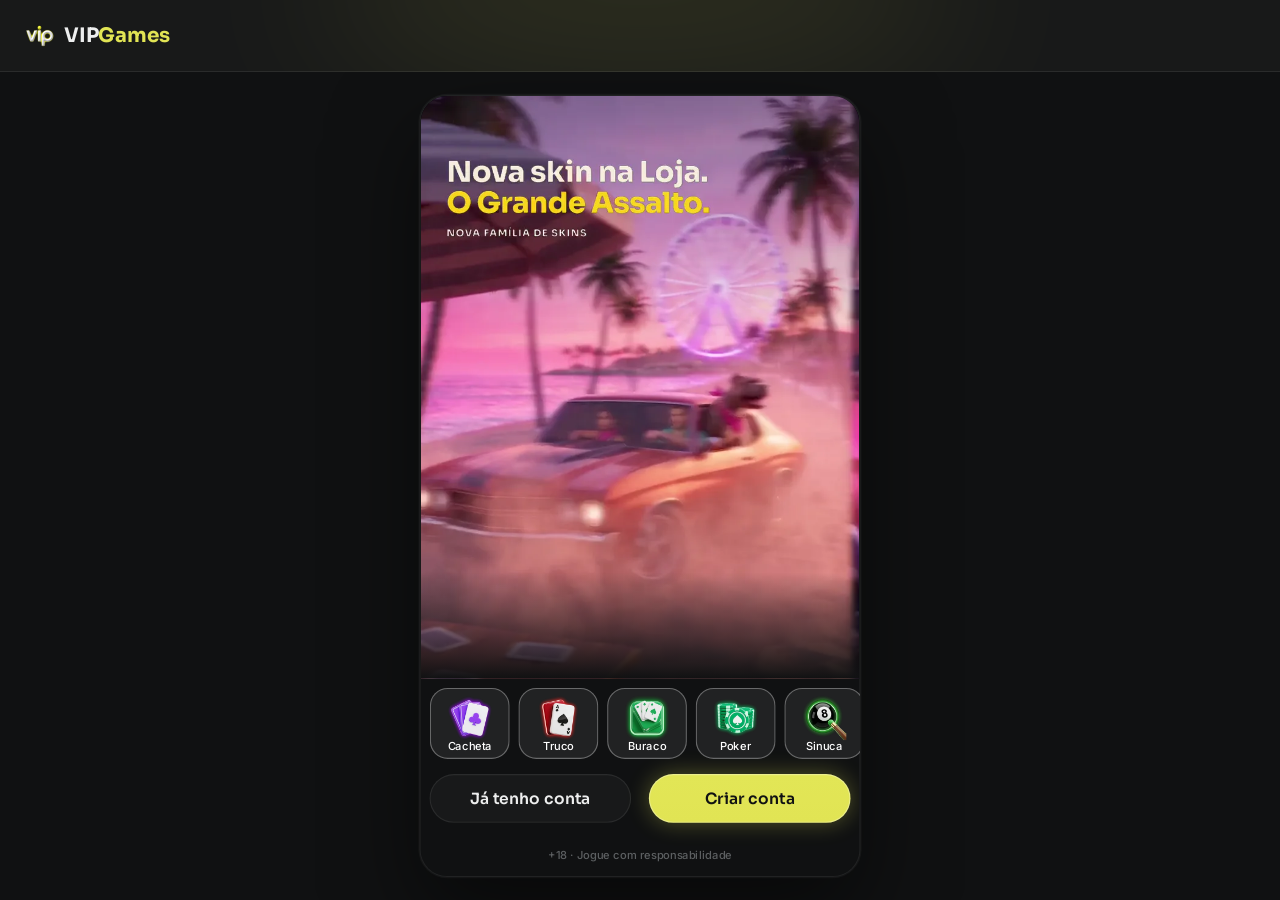
<file: index.html>
<!doctype html>
<html lang="pt-BR">
<head>
<meta charset="utf-8">
<meta name="viewport" content="width=device-width, initial-scale=1, viewport-fit=cover, user-scalable=no">
<meta name="robots" content="noindex, nofollow">
<meta name="theme-color" content="#141e2a">
<meta name="mobile-web-app-capable" content="yes">
<meta name="apple-mobile-web-app-capable" content="yes">
<meta name="apple-mobile-web-app-status-bar-style" content="black-translucent">
<title>VIP Games · protótipo</title>
<link rel="icon" href="assets/ui/logo_icon.webp">
<link rel="preconnect" href="https://fonts.googleapis.com">
<link rel="preconnect" href="https://fonts.gstatic.com" crossorigin>
<link rel="stylesheet" href="https://fonts.googleapis.com/css2?family=Inter:wght@400;500;600;700&family=Sora:wght@600;700;800&display=swap">
<link rel="stylesheet" href="css/tokens.css?v=vipgames-11261814">
<link rel="stylesheet" href="css/ui.css?v=vipgames-11261814">
<link rel="stylesheet" href="css/screens.css?v=vipgames-11261814">
<link rel="stylesheet" href="css/game.css?v=vipgames-11261814">
<link rel="stylesheet" href="css/desk.css?v=vipgames-11261814">
<link rel="stylesheet" href="css/missoes.css?v=vipgames-11261814">
</head>
<body>
<svg width="0" height="0" style="position:absolute" aria-hidden="true">
  <defs><clipPath id="hexclip" clipPathUnits="objectBoundingBox"><path id="hexpath" d=""/></clipPath></defs>
  <symbol id="s-E" viewBox="0 0 16 20"><path d="M8 0C5 4 0 7.5 0 11.5C0 14 2 16 4.5 16C5.7 16 6.8 15.5 7.5 14.7C7.3 16.6 6.5 18.3 5 20H11C9.5 18.3 8.7 16.6 8.5 14.7C9.2 15.5 10.3 16 11.5 16C14 16 16 14 16 11.5C16 7.5 11 4 8 0Z"/></symbol>
  <symbol id="s-C" viewBox="0 0 20 18.4"><path d="M10 18.35L8.55 17.03C3.4 12.36 0 9.28 0 5.5C0 2.420 2.42 0 5.5 0C7.24 0 8.91 0.81 10 2.09C11.09 0.81 12.76 0 14.5 0C17.58 0 20 2.42 20 5.5C20 9.28 16.6 12.36 11.45 17.04L10 18.35Z"/></symbol>
  <symbol id="s-O" viewBox="0 0 15 20"><path d="M7.5 0L15 10L7.5 20L0 10L7.5 0Z"/></symbol>
  <symbol id="s-P" viewBox="0 0 18 18.5"><path d="M9 0C11.3 0 13.2 1.9 13.2 4.2C13.2 5 13 5.7 12.6 6.3C13 6.2 13.4 6.1 13.8 6.1C16.1 6.1 18 8 18 10.3C18 12.6 16.1 14.5 13.8 14.5C12.5 14.5 11.3 13.9 10.5 12.9C10.7 14.9 11.6 16.8 13.1 18.5H4.9C6.4 16.8 7.3 14.9 7.5 12.9C6.7 13.9 5.5 14.5 4.2 14.5C1.9 14.5 0 12.6 0 10.3C0 8 1.9 6.1 4.2 6.1C4.6 6.1 5 6.2 5.4 6.3C5 5.7 4.8 5 4.8 4.2C4.8 1.9 6.7 0 9 0Z"/></symbol>
  <symbol id="i-copy" viewBox="0 0 448 512"><path d="M208 0H332.1c12.7 0 24.9 5.1 33.9 14.1l67.9 67.9c9 9 14.1 21.2 14.1 33.9V336c0 26.5-21.5 48-48 48H208c-26.5 0-48-21.5-48-48V48c0-26.5 21.5-48 48-48zM48 128h80v64H64V448H256V416h64v48c0 26.5-21.5 48-48 48H48c-26.5 0-48-21.5-48-48V176c0-26.5 21.5-48 48-48z"/></symbol>
  <symbol id="i-share" viewBox="0 0 448 512"><path d="M352 224c53 0 96-43 96-96s-43-96-96-96s-96 43-96 96c0 4 .2 8 .7 11.9l-94.1 47C145.4 170.2 121.9 160 96 160c-53 0-96 43-96 96s43 96 96 96c25.9 0 49.4-10.2 66.6-26.9l94.1 47c-.5 3.9-.7 7.8-.7 11.9c0 53 43 96 96 96s96-43 96-96s-43-96-96-96c-25.9 0-49.4 10.2-66.6 26.9l-94.1-47c.5-3.9 .7-7.8 .7-11.9s-.2-8-.7-11.9l94.1-47C302.6 213.8 326.1 224 352 224z"/></symbol>
  <symbol id="i-wa" viewBox="0 0 448 512"><path d="M380.9 97.1C339 55.1 283.2 32 223.9 32c-122.4 0-222 99.6-222 222 0 39.1 10.2 77.3 29.6 111L0 480l117.7-30.9c32.4 17.7 68.9 27 106.1 27h.1c122.3 0 224.1-99.6 224.1-222 0-59.3-25.2-115-67.1-157zm-157 341.6c-33.2 0-65.7-8.9-94-25.7l-6.7-4-69.8 18.3L72 359.2l-4.4-7c-18.5-29.4-28.2-63.3-28.2-98.2 0-101.7 82.8-184.5 184.6-184.5 49.3 0 95.6 19.2 130.4 54.1 34.8 34.9 56.2 81.2 56.1 130.5 0 101.8-84.9 184.6-186.6 184.6zm101.2-138.2c-5.5-2.8-32.8-16.2-37.9-18-5.1-1.9-8.8-2.8-12.5 2.8-3.7 5.6-14.3 18-17.6 21.8-3.2 3.7-6.5 4.2-12 1.4-32.6-16.3-54-29.1-75.5-66-5.7-9.8 5.7-9.1 16.3-30.3 1.8-3.7.9-6.9-.5-9.7-1.4-2.8-12.5-30.1-17.1-41.2-4.5-10.8-9.1-9.3-12.5-9.5-3.2-.2-6.9-.2-10.6-.2-3.7 0-9.7 1.4-14.8 6.9-5.1 5.6-19.4 19-19.4 46.3 0 27.3 19.9 53.7 22.6 57.4 2.8 3.7 39.1 59.7 94.8 83.8 35.2 15.2 49 16.5 66.6 13.9 10.7-1.6 32.8-13.4 37.4-26.4 4.6-13 4.6-24.1 3.2-26.4-1.3-2.5-5-3.9-10.5-6.6z"/></symbol>
  <symbol id="i-pen" viewBox="0 0 512 512"><path d="M362.7 19.3L314.3 67.7 444.3 197.7l48.4-48.4c25-25 25-65.5 0-90.5L453.3 19.3c-25-25-65.5-25-90.5 0zm-71 71L58.6 323.5c-10.4 10.4-18 23.3-22.2 37.4L1 481.2C-1.5 489.7 .8 498.8 7 505s15.3 8.5 23.7 6.1l120.3-35.4c14.1-4.2 27-11.8 37.4-22.2L421.7 220.3 291.7 90.3z"/></symbol>
  <symbol id="i-plus" viewBox="0 0 448 512"><path d="M256 80c0-17.7-14.3-32-32-32s-32 14.3-32 32v144H48c-17.7 0-32 14.3-32 32s14.3 32 32 32h144v144c0 17.7 14.3 32 32 32s32-14.3 32-32V288h144c17.7 0 32-14.3 32-32s-14.3-32-32-32H256V80z"/></symbol>
  <symbol id="i-chev-l" viewBox="0 0 320 512"><path d="M9.4 233.4c-12.5 12.5-12.5 32.8 0 45.3l192 192c12.5 12.5 32.8 12.5 45.3 0s12.5-32.8 0-45.3L77.3 256 246.6 86.6c12.5-12.5 12.5-32.8 0-45.3s-32.8-12.5-45.3 0l-192 192z"/></symbol>
  <symbol id="i-chev-r" viewBox="0 0 320 512"><path d="M310.6 233.4c12.5 12.5 12.5 32.8 0 45.3l-192 192c-12.5 12.5-32.8 12.5-45.3 0s-12.5-32.8 0-45.3L242.7 256 73.4 86.6c-12.5-12.5-12.5-32.8 0-45.3s32.8-12.5 45.3 0l192 192z"/></symbol>
  <symbol id="i-chev-l-light" viewBox="0 0 320 512"><path d="M20.7 267.3c-6.2-6.2-6.2-16.4 0-22.6l192-192c6.2-6.2 16.4-6.2 22.6 0s6.2 16.4 0 22.6L54.6 256 235.3 436.7c6.2 6.2 6.2 16.4 0 22.6s-16.4 6.2-22.6 0l-192-192z"/></symbol>
  <symbol id="i-chev-r-light" viewBox="0 0 320 512"><path d="M299.3 244.7c6.2 6.2 6.2 16.4 0 22.6l-192 192c-6.2 6.2-16.4 6.2-22.6 0s-6.2-16.4 0-22.6L265.4 256 84.7 75.3c-6.2-6.2-6.2-16.4 0-22.6s16.4-6.2 22.6 0l192 192z"/></symbol>
  <symbol id="i-x" viewBox="0 0 384 512"><path d="M324.5 411.1c6.2 6.2 16.4 6.2 22.6 0s6.2-16.4 0-22.6L214.6 256 347.1 123.5c6.2-6.2 6.2-16.4 0-22.6s-16.4-6.2-22.6 0L192 233.4 59.5 100.9c-6.2-6.2-16.4-6.2-22.6 0s-6.2 16.4 0 22.6L169.4 256 36.9 388.5c-6.2 6.2-6.2 16.4 0 22.6s16.4 6.2 22.6 0L192 278.6 324.5 411.1z"/></symbol>
  <symbol id="i-search" viewBox="0 0 512 512"><path d="M384 208A176 176 0 1 0 32 208a176 176 0 1 0 352 0zM343.3 366C307 397.2 259.7 416 208 416C93.1 416 0 322.9 0 208S93.1 0 208 0S416 93.1 416 208c0 51.7-18.8 99-50 135.3L507.3 484.7c6.2 6.2 6.2 16.4 0 22.6s-16.4 6.2-22.6 0L343.3 366z"/></symbol>
  <symbol id="i-check" viewBox="0 0 512 512"><path d="M256 512A256 256 0 1 0 256 0a256 256 0 1 0 0 512zM369 209L241 337c-9.4 9.4-24.6 9.4-33.9 0l-64-64c-9.4-9.4-9.4-24.6 0-33.9s24.6-9.4 33.9 0l47 47L335 175c9.4-9.4 24.6-9.4 33.9 0s9.4 24.6 0 33.9z"/></symbol>
  <symbol id="i-eye" viewBox="0 0 576 512"><path d="M288 32c-80.8 0-145.5 36.8-192.6 80.6C48.6 156 17.3 208 2.5 243.7c-3.3 7.9-3.3 16.7 0 24.6C17.3 304 48.6 356 95.4 399.4C142.5 443.2 207.2 480 288 480s145.5-36.8 192.6-80.6c46.8-43.5 78.1-95.4 93-131.1c3.3-7.9 3.3-16.7 0-24.6c-14.9-35.7-46.2-87.7-93-131.1C433.5 68.8 368.8 32 288 32zM144 256a144 144 0 1 1 288 0 144 144 0 1 1 -288 0zm144-64c0 35.3-28.7 64-64 64c-7.1 0-13.9-1.2-20.3-3.3c-5.5-1.8-11.9 1.6-11.7 7.4c.3 6.9 1.3 13.8 3.2 20.7c13.7 51.2 66.4 81.6 117.6 67.9s81.6-66.4 67.9-117.6c-11.1-41.5-47.8-69.4-88.6-71.1c-5.8-.2-9.2 6.1-7.4 11.7c2.1 6.4 3.3 13.2 3.3 20.3z"/></symbol>
  <symbol id="i-send" viewBox="0 0 512 512"><path d="M498.1 5.6c10.1 7 15.4 19.1 13.5 31.2l-64 416c-1.5 9.7-7.4 18.2-16 23s-18.9 5.4-28 1.6L284 427.7l-68.5 74.1c-8.9 9.7-22.9 12.9-35.2 8.1S160 493.2 160 480V396.4c0-4 1.5-7.8 4.2-10.7L331.8 202.8c5.8-6.3 5.6-16-.4-22s-15.7-6.4-22-.7L106 360.8 17.7 316.6C7.1 311.3 .3 300.7 0 288.9s5.9-22.8 16.1-28.7l448-256c10.7-6.1 23.9-5.5 34 1.4z"/></symbol>
  <symbol id="i-star" viewBox="0 0 576 512"><path d="M316.9 18C311.6 7 300.4 0 288.1 0s-23.4 7-28.8 18L195 150.3 51.4 171.5c-12 1.8-22 10.2-25.7 21.7s-.7 24.2 7.9 32.7L137.8 329 113.2 474.7c-2 12 3 24.2 12.9 31.3s23 8 33.8 2.3l128.3-68.5 128.3 68.5c10.8 5.7 23.9 4.9 33.8-2.3s14.9-19.3 12.9-31.3L438.5 329 542.7 225.9c8.6-8.5 11.7-21.2 7.9-32.7s-13.7-19.9-25.7-21.7L381.2 150.3 316.9 18z"/></symbol>
  <symbol id="i-star-o" viewBox="0 0 576 512"><path d="M287.9 0c9.2 0 17.6 5.2 21.6 13.5l68.6 141.3 153.2 22.6c9 1.3 16.5 7.6 19.3 16.3s.5 18.1-5.9 24.5L433.6 328.4l26.2 155.6c1.5 9-2.2 18.1-9.7 23.5s-17.3 6-25.3 1.7l-137-73.2L151 509.1c-8.1 4.3-17.9 3.7-25.3-1.7s-11.2-14.5-9.7-23.5l26.2-155.6L31.1 218.2c-6.5-6.4-8.7-15.9-5.9-24.5s10.3-14.9 19.3-16.3l153.2-22.6L266.3 13.5C270.4 5.2 278.7 0 287.9 0zm0 79L235.4 187.2c-3.5 7.1-10.2 12.1-18.1 13.3L99 217.9 184.9 303c5.5 5.5 8.1 13.3 6.8 21L171.4 443.7l105.2-56.2c7.1-3.8 15.6-3.7 22.6 0l105.2 56.2L384.2 324.1c-1.3-7.7 1.2-15.5 6.8-21l85.9-85.1L358.6 200.5c-7.8-1.2-14.6-6.1-18.1-13.3L287.9 79z"/></symbol>
</svg>

<!-- desktop (js/desk.js): header largo, menu e chat ao vivo em volta da coluna 9:16 -->
<header class="dkh" id="dkh"></header>
<aside class="dkl" id="dkl" aria-label="Menu"></aside>
<aside class="dkr" id="dkr" aria-label="Chat ao vivo"></aside>

<div class="stage-wrap"><div class="phone" id="phone">
  <div class="status" aria-hidden="true"><span>9:41</span><span class="island"></span>
    <span class="icons"><svg width="18" height="12" viewBox="0 0 18 12" fill="#fff"><rect x="0" y="8" width="3" height="4" rx="1"/><rect x="5" y="5.5" width="3" height="6.5" rx="1"/><rect x="10" y="3" width="3" height="9" rx="1"/><rect x="15" y="0" width="3" height="12" rx="1"/></svg><svg width="16" height="12" viewBox="0 0 16 12" fill="#fff"><path d="M8 2.2c2.3 0 4.4.9 6 2.4l1.1-1.1A10 10 0 0 0 8 .6 10 10 0 0 0 .9 3.5L2 4.6a8.4 8.4 0 0 1 6-2.4zm0 3.3c1.4 0 2.7.5 3.7 1.4l1.1-1.1A7 7 0 0 0 8 3.9a7 7 0 0 0-4.8 1.9l1.1 1.1c1-.9 2.3-1.4 3.7-1.4zm0 3.3c.6 0 1.1.2 1.5.6L8 11 6.5 9.4c.4-.4.9-.6 1.5-.6z"/></svg><svg width="27" height="13" viewBox="0 0 27 13" fill="none"><rect x=".5" y=".5" width="23" height="12" rx="3.5" stroke="#fff" opacity=".4"/><rect x="2" y="2" width="20" height="9" rx="2" fill="#fff"/><rect x="25" y="4.5" width="1.6" height="4" rx=".8" fill="#fff" opacity=".4"/></svg></span>
  </div>
  <div class="app" id="app">
    <!-- telas do app (renderizadas pelo js/screens.js) -->
    <section class="scr" id="view"></section>

    <!-- tela de jogo: os motores (js/games.js) desenham dentro dela -->
    <section class="scr game-scr" id="scr-game" hidden>
      <header class="hud" id="hud"></header>
      <div class="jogo" id="jogo"><div class="board" id="board"></div></div>
      <nav class="mnav" id="mnav">
        <button data-g="voltar"><span class="back"><svg><use href="#i-chev-l-light"/></svg></span><span>Voltar</span></button>
        <button data-g="chat"><img class="ic" src="assets/icons/chat.webp" alt=""><span>Chat</span></button>
        <button data-g="mesa"><img class="ic" src="assets/icons/friends.webp" alt=""><span>Mesa</span></button>
        <button data-g="voz"><img class="ic" id="micIco" src="assets/icons/microphone-off.webp" alt=""><span>Voz</span></button>
        <button data-g="ajustes"><img class="ic" src="assets/icons/gear.webp" alt=""><span>Ajustes</span></button>
      </nav>
    </section>

    <div class="toast" id="toast"><span class="hint-pill" id="toastTxt"></span></div>
    <div id="sheet"></div>
    <div id="overlay"></div>
  </div>
</div></div>

<script src="js/core.js?v=vipgames-11261814"></script>
<script src="js/ui.js?v=vipgames-11261814"></script>
<script src="js/screens.js?v=vipgames-11261814"></script>
<script src="js/loja.js?v=vipgames-11261814"></script>
<script src="js/social.js?v=vipgames-11261814"></script>
<script src="js/torneios.js?v=vipgames-11261814"></script>
<script src="js/sala.js?v=vipgames-11261814"></script>
<script src="js/missoes.js?v=vipgames-11261814"></script>
<script src="js/games.js?v=vipgames-11261814"></script>
<script src="js/sinuca.js?v=vipgames-11261814"></script>
<script src="js/desk.js?v=vipgames-11261814"></script>
<script src="js/boot.js?v=vipgames-11261814"></script>
</body>
</html>
</file>
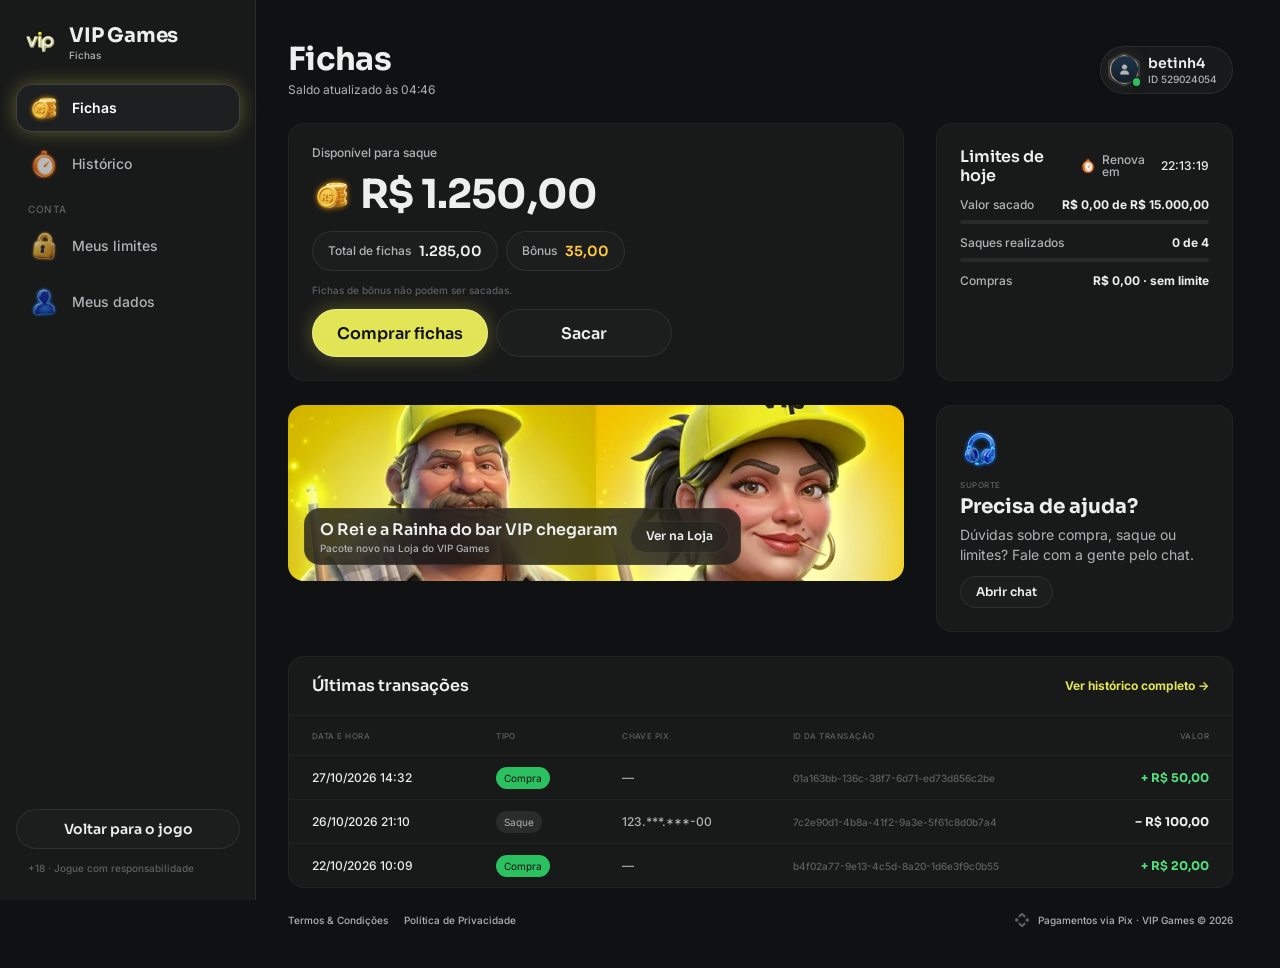
<file: fichas/index.html>
<!doctype html>
<html lang="pt-BR">
<head>
<meta charset="utf-8">
<meta name="viewport" content="width=device-width, initial-scale=1, viewport-fit=cover">
<meta name="robots" content="noindex, nofollow">
<meta name="theme-color" content="#101112">
<title>Fichas · VIP Games</title>
<link rel="icon" href="../assets/ui/logo_icon.webp">
<link rel="preconnect" href="https://fonts.googleapis.com">
<link rel="preconnect" href="https://fonts.gstatic.com" crossorigin>
<link rel="stylesheet" href="https://fonts.googleapis.com/css2?family=Inter:wght@400;500;600;700&family=Sora:wght@600;700;800&display=swap">
<link rel="stylesheet" href="../css/tokens.css?v=20261119a">
<link rel="stylesheet" href="../css/ui.css?v=20261119a">
<link rel="stylesheet" href="fichas.css?v=20261119a">
</head>
<body>
<svg width="0" height="0" style="position:absolute" aria-hidden="true">
  <defs><clipPath id="hexclip" clipPathUnits="objectBoundingBox"><path id="hexpath" d=""/></clipPath></defs>
  <symbol id="i-chev-l-light" viewBox="0 0 320 512"><path d="M20.7 267.3c-6.2-6.2-6.2-16.4 0-22.6l192-192c6.2-6.2 16.4-6.2 22.6 0s6.2 16.4 0 22.6L54.6 256 235.3 436.7c6.2 6.2 6.2 16.4 0 22.6s-16.4 6.2-22.6 0l-192-192z"/></symbol>
  <symbol id="i-x" viewBox="0 0 384 512"><path d="M324.5 411.1c6.2 6.2 16.4 6.2 22.6 0s6.2-16.4 0-22.6L214.6 256 347.1 123.5c6.2-6.2 6.2-16.4 0-22.6s-16.4-6.2-22.6 0L192 233.4 59.5 100.9c-6.2-6.2-16.4-6.2-22.6 0s-6.2 16.4 0 22.6L169.4 256 36.9 388.5c-6.2 6.2-6.2 16.4 0 22.6s16.4 6.2 22.6 0L192 278.6 324.5 411.1z"/></symbol>
  <symbol id="i-check" viewBox="0 0 448 512"><path d="M438.6 105.4c12.5 12.5 12.5 32.8 0 45.3l-256 256c-12.5 12.5-32.8 12.5-45.3 0l-128-128c-12.5-12.5-12.5-32.8 0-45.3s32.8-12.5 45.3 0L160 338.7 393.4 105.4c12.5-12.5 32.8-12.5 45.3 0z"/></symbol>
  <symbol id="i-copy" viewBox="0 0 448 512"><path d="M208 0H332.1c12.7 0 24.9 5.1 33.9 14.1l67.9 67.9c9 9 14.1 21.2 14.1 33.9V336c0 26.5-21.5 48-48 48H208c-26.5 0-48-21.5-48-48V48c0-26.5 21.5-48 48-48zM48 128h80v64H64V448H256V416h64v48c0 26.5-21.5 48-48 48H48c-26.5 0-48-21.5-48-48V176c0-26.5 21.5-48 48-48z"/></symbol>
  <symbol id="i-pix" viewBox="0 0 24 24"><path d="M6.1 6.3 10.1 2.3a2.7 2.7 0 0 1 3.8 0l4 4-2.3 2.3-2.9-2.9a1 1 0 0 0-1.4 0L8.4 8.6 6.1 6.3zm11.8 11.4-4 4a2.7 2.7 0 0 1-3.8 0l-4-4 2.3-2.3 2.9 2.9a1 1 0 0 0 1.4 0l2.9-2.9 2.3 2.3zM2.3 10.1l1.6-1.6L7.4 12l-3.5 3.5-1.6-1.6a2.7 2.7 0 0 1 0-3.8zm19.4 0a2.7 2.7 0 0 1 0 3.8l-1.6 1.6-3.5-3.5 3.5-3.5 1.6 1.6z"/></symbol>
</svg>

<div class="fx">
  <aside class="side" id="side" aria-label="Menu"></aside>
  <div class="main">
    <header class="mtop" id="mtop"></header>
    <main class="page" id="page"></main>
    <footer class="foot" id="foot"></footer>
  </div>
</div>
<div class="veil" id="veil" hidden><section class="drawer" id="drawer" role="dialog" aria-modal="true"></section></div>
<div class="toast" id="toast"><span class="hint-pill" id="toastTxt"></span></div>

<script src="fichas.js?v=20261119a"></script>
</body>
</html>
</file>
<file: css/tokens.css>
/* VIP Games · tokens do DS EstrelaGames (Rjx31bgpOt4m1U8DVKyWtd · modo VIP Games), valores resolvidos 1:1 */
:root{
  color-scheme: dark;
  /* background */
  --bg-default:#101112; --bg-subtle:#181919; --bg-strong:#212223; --bg-raised:#28292a; --bg-inset:#010101; --bg-highlight:#ffffff14; --bg-chrome:#181919; --bg-divider:#28292a; --bg-band:#00000052;
  --bga-default-50:#10111280; --bga-default-75:#101112bf; --bga-subtle-50:#18191980; --bga-subtle-75:#181919bf;
  --bga-strong-25:#21222340; --bga-strong-50:#21222380; --bga-strong-75:#212223bf;
  --bga-secondary-16:#e1e45429; --bga-secondary-32:#e1e45452; --bga-accent-12:#ffc8411f;
  /* border */
  --border-muted:#ffffff14; --border-default:#212223; --border-strong:#383a3b; --border-focus:#e2e656;
  --border-hl-top:#ffffff29; --border-gold-top:#eef2b6e5; --border-gold-bottom:#e2e6565c;
  /* text */
  --text-default:#edeeee; --text-muted:#b0b4b6; --text-link:#e1e454; --text-subtle:#5d6062; --text-disabled:#454849;
  --text-brand:#e1e454; --text-success:#52de7e; --text-error:#ff6b6e; --text-prize:#ffc841;
  --text-on-color:#ffffff; --text-on-color-muted:#ffffffd9; --text-on-color-subtle:#ffffffb2; --text-on-light:#101112;
  /* system */
  --sys-info:#eef111; --sys-success:#2cc160; --sys-success-strong:#8cf0a9; --sys-warning:#ffbe2e; --sys-error:#ef4452;
  --sysa-success-25:#2cc16040; --sysa-error-25:#ef445240; --sysa-info-25:#3b74f540;
  --notification-error:#ef4452;
  /* effects */
  --hl-subtle:#ffffff29; --hl:#ffffff52; --hl-strong:#ffffff7a;
  --shadow-faint:#0000001f; --shadow-subtle:#0000003d; --shadow:#00000066; --shadow-strong:#00000080;
  --glow-info:#e2e65652; --glow-accent:#ffbe2e52; --glow-success:#52de7ea3; --glow-gold:#e1e45452; --glow-blue:#e1e454; --glow-red:#ff6b6e;
  /* surfaces */
  --surface-card-top:#181919; --surface-card-bottom:#101112; --surface-elevated-top:#28292a; --surface-elevated-bottom:#181919;
  /* buttons */
  --btn-primary-top:#e2e656; --btn-primary-bg:#6f712c; --btn-secondary-border:#eef111;
  --btn-disabled-top:#28292a; --btn-disabled-bg:#28292a; --btn-disabled-text:#454849;
  /* tabs */
  --tab-default-text:#b0b4b6; --tab-container:#212223; --input-border:#212223;
  --tab-padrao:#e2e656; --tab-padrao-tint:#e2e6563d; --tab-rosa:#e93d82; --tab-rosa-tint:#e93d823d;
  /* games */
  --game-truco:#e5484d; --game-paulista:#3b74f5; --game-cacheta:#8752f2; --game-tranca:#2cc160; --game-buraco:#1f9a4a;
  --game-poker:#0fa968; --game-sinuca:#2fa35a; --game-todos:#eef111; --game-domino:#14b8a6; --game-dama:#f76b15; --game-xadrez:#5b6cff;
  --game-paulista-tint:#3b74f53d; --game-truco-tint:#e5484d3d; --game-cacheta-tint:#8752f23d; --game-buraco-tint:#1f9a4a3d; --game-poker-tint:#0fa9683d; --game-sinuca-tint:#2fa35a3d;
  /* crew */
  --crew-engenheiro:#4fb3ff; --crew-comandante:#f5c542; --crew-piloto:#ff5a36; --crew-navegador:#e86bff; --crew-explorador:#4dffb8;
  --crew-bar:#ff9f43; --crew-reis:#34d399; --crew-nobru:#3d8bff; --crew-inhui:#ff4fb0;
  /* famílias da página Skins (mesma cor da chamada do Truco) */
  --crew-laje:#ff7f50; --crew-portaria:#3ddc84; --crew-live:#b45cff; --crew-feira:#ffa62b; --crew-navalha:#ff4fb0; --crew-varzea:#5be37d; --crew-oficina:#3db8ff; --crew-posto:#ff3b4a; --crew-fliper:#a45cff; --crew-grau:#4fa3ff; --crew-palpite:#f2b233; --crew-assalto:#ff4fa3;
  /* stake / table */
  --stake-padrao-top:#484913; --stake-padrao-bottom:#25260d; --stake-iniciante-top:#1f9a4a; --stake-iniciante-bottom:#1f502c;
  --table-card-top:#1f5a4a; --table-card-bottom:#0f2e2a; --table-stake:#ffc841;
  --plus-bg:#52de7e; --plus-icon:#101112;
  --btn-success-top:#52de7e; --btn-success-bg:#1f9a4a; /* DS button-glass ☰ Type=Success (Comprar) */
  /* cards */
  --card-face:#ffffff; --card-border:#9ea2a4; --suit-red:#c72c3d; --suit-black:#141922; --back-top:#595b22; --back-bottom:#2f3007;
  /* seat timer */
  --seat-timer-track:#ffffff1f; --seat-timer:#eef111;
  /* type */
  --f-display:"Sora", "Inter", system-ui, sans-serif;
  --f-ui:"Inter", system-ui, -apple-system, sans-serif;
  --f-call:"Industry", "Sora", sans-serif;
  /* marca · VIP Games (sobrescreve) */
  --back-top:#181919; --back-bottom:#181919; --btn-primary-text:#101112; --btn-primary-bg:#e1e454; --crew-nobru:#EEF111; --crew-inhui:#EEF111; --crew-rainhavip:#E1E454;
}
/* estilos de texto do DS */
.t-d3xl{font:700 64px/1.2 var(--f-display);letter-spacing:-.02em}
.t-d2xl{font:700 48px/1.2 var(--f-display);letter-spacing:-.02em}
.t-dxl{font:700 40px/1.2 var(--f-display);letter-spacing:-.02em}
.t-dl{font:700 32px/1.2 var(--f-display);letter-spacing:-.02em}
.t-dm{font:700 24px/1.2 var(--f-display);letter-spacing:-.01em}
.t-ds{font:700 20px/1.2 var(--f-display);letter-spacing:-.01em}
.t-dxs{font:600 16px/1.2 var(--f-display)}
.t-d2xs{font:600 14px/1.2 var(--f-display)}
.t-d3xs{font:600 12px/1.2 var(--f-display)}
.t-hm{font:700 20px/1.2 var(--f-ui)}
.t-ll{font:500 16px/1 var(--f-ui)} .t-lm{font:500 14px/1 var(--f-ui)} .t-ls{font:500 12px/1 var(--f-ui)} .t-lxs{font:500 10px/1 var(--f-ui)} .t-l2xs{font:500 8px/1 var(--f-ui)}
.t-link{font:700 12px/1.5 var(--f-ui)}
.t-p2xl{font:400 20px/1.5 var(--f-ui)} .t-pm{font:400 14px/1.5 var(--f-ui)} .t-ps{font:400 12px/1.5 var(--f-ui)}
</file>
<file: css/ui.css>
/* EstrelaGames · base + componentes do DS (Apple Gamer Style · Glass). Medidas 1:1 com o Figma (frame 375). */
*{box-sizing:border-box}
html,body{height:100%;margin:0}
body{background:#05080c;color:var(--text-default);font-family:var(--f-ui);-webkit-font-smoothing:antialiased;overflow:hidden;-webkit-text-size-adjust:100%}
button{font:inherit;color:inherit;border:0;background:none;padding:0;margin:0;cursor:pointer;-webkit-tap-highlight-color:transparent;text-align:inherit}
button:focus-visible,[role="button"]:focus-visible{outline:2px solid var(--border-focus);outline-offset:2px}
/* cards clicáveis são div[role=button]: o WebKit (iPhone) não estica os filhos de um <button> com flex */
[role="button"]{cursor:pointer;-webkit-tap-highlight-color:transparent;-webkit-user-select:none;user-select:none;outline:0}
input{font:inherit;color:inherit;border:0;background:none;outline:0;padding:0;margin:0;min-width:0}
img,video{display:block;max-width:100%;user-select:none;-webkit-user-drag:none}
video::-webkit-media-controls,video::-webkit-media-controls-start-playback-button,video::-webkit-media-controls-overlay-play-button{display:none!important;-webkit-appearance:none} /* sem botão de play: os vídeos são fundo */
svg{display:block}
[hidden]{display:none!important}
.ic{flex:none;object-fit:contain;pointer-events:none}

/* ---------- aparelho ---------- */
.stage-wrap{position:fixed;inset:0;display:flex;align-items:center;justify-content:center}
.phone{position:relative;width:375px;height:812px;background:var(--bg-subtle);overflow:hidden;border-radius:48px;box-shadow:0 0 0 10px #0c1016,0 0 0 11px #2a3340,0 40px 80px rgba(0,0,0,.6);transform-origin:center;display:flex;flex-direction:column}
.status{position:relative;flex:none;height:44px;display:flex;align-items:center;justify-content:space-between;padding:0 26px 0 32px;font:600 15px/1 var(--f-ui);background:var(--bg-subtle);z-index:60;pointer-events:none}
.status .island{position:absolute;left:50%;top:10px;width:118px;height:32px;margin-left:-59px;border-radius:20px;background:#000}
.status .icons{display:flex;gap:6px;align-items:center}
.app{position:relative;flex:1;min-height:0;overflow:hidden}
@media (max-width:520px){
  .phone{width:100vw;height:100vh;height:100dvh;border-radius:0;box-shadow:none;transform:none!important}
  .status{display:none}
  .app{padding-top:env(safe-area-inset-top,0px)}
}
.scr{position:absolute;inset:0;display:flex;flex-direction:column;background:var(--bg-subtle);overflow:hidden}
.app>.scr{top:env(safe-area-inset-top,0px)}
@media (min-width:521px){.app>.scr{top:0}}
.scroll{flex:1;min-height:0;overflow-y:auto;overflow-x:hidden;-webkit-overflow-scrolling:touch;scrollbar-width:none;overscroll-behavior:contain}
.scroll::-webkit-scrollbar,.hscroll::-webkit-scrollbar{display:none}
/* linha com rolagem lateral: sem clip, sangra até a borda da tela (regra Oct 26) */
.hscroll{display:flex;overflow-x:auto;overflow-y:visible;scrollbar-width:none;margin:0 -8px;padding:0 8px;scroll-padding:0 8px;-webkit-overflow-scrolling:touch}

/* ---------- ícones 3D ---------- */
.i16{width:16px;height:16px}.i20{width:20px;height:20px}.i24{width:24px;height:24px}.i28{width:28px;height:28px}.i32{width:32px;height:32px}.i36{width:36px;height:36px}.i40{width:40px;height:40px}.i48{width:48px;height:48px}

/* ---------- header-game (Mobile · Glass) ---------- */
.hdr{position:relative;flex:none;height:64px;display:flex;align-items:center;gap:4px;padding:8px 12px;background:var(--bg-subtle);overflow:hidden;z-index:20}
.hdr::before{content:"";position:absolute;left:48px;top:-70px;width:280px;height:140px;border-radius:50%;background:var(--glow-blue);filter:blur(60px);opacity:.15;pointer-events:none}
.hdr .side{position:relative;flex:1;min-width:0;display:flex;align-items:center;gap:4px}
.hdr .logo{width:24px;height:36px;display:grid;place-items:center;flex:none}
.hdr .logo img{width:25px;height:24px}
.cpill{flex:1;min-width:0;height:34px;display:flex;align-items:center;gap:2px;padding:4px;border-radius:999px;background:linear-gradient(90deg,#52de7e1a,#21222306),var(--bga-strong-50);box-shadow:inset 0 0 0 1px var(--border-muted);overflow:hidden}
.cpill.bonus{padding:4px 8px 4px 4px;background:linear-gradient(90deg,#21222306,#ffc8411a),var(--bga-strong-50)}
.cpill .ic{width:24px;height:24px}
.cpill .t{flex:1;min-width:0;display:flex;flex-direction:column;gap:2px;text-align:left}
.cpill .t small{font:500 8px/1 var(--f-ui);color:var(--text-muted)}
.cpill .t b{font:700 12px/10px var(--f-ui);color:var(--text-default);white-space:nowrap;overflow:hidden;text-overflow:ellipsis}
.cpill.bonus .t b{color:var(--text-prize)}
.cpill .plus{width:20px;height:20px;border-radius:10px;background:var(--plus-bg);display:grid;place-items:center;flex:none}
.cpill .plus svg{width:12px;height:12px;fill:var(--plus-icon)}
/* saldo com seta: abre o dropdown (DS header-game ◉ Expanded) */
.cpill .chev{width:20px;height:20px;display:grid;place-items:center;flex:none}
.cpill .chev svg{width:10px;height:10px;fill:var(--text-muted);transform:rotate(90deg);transition:transform .2s}
.cpill.open{box-shadow:inset 0 0 0 1px var(--border-strong)} .cpill.open .chev svg{transform:rotate(-90deg)}
.hdr .hbuy{flex:1;min-width:0}
/* dropdown do saldo (DS balance-panel) · celular: preso embaixo do header */
.baldrop{position:absolute;left:0;right:0;top:64px;bottom:0;z-index:45;background:var(--bga-default-75);animation:fade .15s both}
.balp{display:flex;flex-direction:column;gap:16px;max-height:100%;overflow:auto;padding:16px 16px 24px;background:var(--bg-subtle);border-radius:0 0 24px 24px;box-shadow:inset 0 -1px 0 var(--hl-subtle),0 16px 40px rgba(0,0,0,.4);animation:balIn .22s cubic-bezier(.2,.8,.2,1) both}
@keyframes balIn{from{transform:translateY(-12px);opacity:0}}
.balp .top{display:flex;justify-content:space-between;align-items:center}
.balp .top small{font:500 12px/1.2 var(--f-ui);color:var(--text-muted)}
.balp .tv{display:flex;align-items:center;gap:4px}
.balp .eye,.balp .x{display:grid;place-items:center;width:28px;height:28px}
.balp .eye svg{width:20px;height:20px;fill:var(--text-muted)}
.balp .x svg{width:12px;height:12px;fill:var(--text-muted);transform:rotate(-90deg)}
.balp .rows{display:flex;flex-direction:column;gap:12px}
.balp .kv{display:flex;justify-content:space-between;gap:12px;font:400 14px/1.4 var(--f-ui);color:var(--text-muted)}
.balp .kv b{font-weight:400;color:var(--text-default);font-variant-numeric:tabular-nums;text-align:right}
.balp hr{border:0;height:1px;background:var(--border-muted);margin:0}
.balp .acts{display:flex;gap:12px} .balp .acts .btn{flex:1}
/* Bônus Fidelidade (DS _loyalty-bonus): Resgatar quando tem valor · Juntando com a seta que abre as regras */
.fid{display:flex;flex-direction:column;gap:12px;padding:8px 12px 8px 8px;border-radius:24px;background:var(--bga-strong-50);box-shadow:inset 0 0 0 1px var(--border-muted)}
.fid.ready{flex-direction:row;align-items:center;gap:8px}
.fid .ic{width:28px;height:28px;flex:none}
.fid .t{flex:1;min-width:0;display:flex;flex-direction:column;gap:2px;text-align:left}
.fid .t b{font:400 14px/1.3 var(--f-ui);color:var(--text-default)}
.fid .t small{font:500 10px/1.2 var(--f-ui);color:var(--text-muted)}
.fid .v{font:400 14px/1 var(--f-ui);font-variant-numeric:tabular-nums}
.fid .row{display:flex;align-items:center;gap:8px;width:100%}
.fid .chev{width:20px;height:20px;display:grid;place-items:center;flex:none}
.fid .chev svg{width:10px;height:10px;fill:var(--text-muted);transform:rotate(90deg);transition:transform .2s}
.fid.open{border-radius:16px;padding:8px 12px 12px 8px} .fid.open .chev svg{transform:rotate(-90deg)}
.fid .more{display:flex;flex-direction:column;gap:12px}
.fid .wk{display:flex;flex-direction:column;gap:4px;padding:12px;border-radius:12px;background:var(--bga-default-50);box-shadow:inset 0 0 0 1px var(--border-muted)}
.fid .wk small{font:500 12px/1.2 var(--f-ui);color:var(--text-muted)}
.fid .wk b{font:700 20px/1.2 var(--f-display);color:var(--text-prize);font-variant-numeric:tabular-nums}
.fid p{margin:0;font:400 12px/1.5 var(--f-ui);color:var(--text-muted)}
.fid .kv{font-size:12px}
.hbell{position:relative;width:36px;height:36px;border-radius:18px;background:var(--bga-strong-50);box-shadow:inset 0 0 0 1px var(--border-muted);display:grid;place-items:center;flex:none}
.hbell .ic{width:28px;height:28px}
.hbell i{position:absolute;left:28px;top:0;width:8px;height:8px;border-radius:50%;background:var(--notification-error)}
.hbell i[hidden]{display:none}

/* ---------- header-avatar (hexágono com borda da tripulação) ---------- */
.hav{position:relative;display:inline-block;flex:none;width:var(--w,44px);height:var(--h,48px)}
.hav .gl{position:absolute;left:-4.5%;top:0;width:109%;aspect-ratio:1;border-radius:50%;background:var(--cc);filter:blur(calc(var(--w,44px) * .16));opacity:.45;pointer-events:none}
.hav .hx{position:absolute;inset:0;-webkit-clip-path:url(#hexclip);clip-path:url(#hexclip);background:var(--cc)}
.hav .hx img{position:absolute;inset:2px;width:calc(100% - 4px);height:calc(100% - 4px);object-fit:cover;object-position:center top;-webkit-clip-path:url(#hexclip);clip-path:url(#hexclip);background:var(--bg-raised)}
.hav .on{position:absolute;left:77%;top:75%;width:23%;aspect-ratio:1;border-radius:50%;background:var(--sys-success);box-shadow:0 0 0 1.5px var(--bg-subtle)}
.hav.xs{--w:24px;--h:26px}.hav.s{--w:32px;--h:35px}.hav.m{--w:44px;--h:48px}.hav.l{--w:56px;--h:60px}
.hav.xs .hx img,.hav.s .hx img{inset:1.5px;width:calc(100% - 3px);height:calc(100% - 3px)}
.hav.empty{height:var(--w)}
.hav.empty .av0{position:absolute;inset:4.5%;width:91%;height:91%}
.hav.empty .add{position:absolute;left:63.6%;top:63.6%;width:27.3%;height:27.3%;border-radius:50%;background:var(--plus-bg);box-shadow:0 0 0 1.2px var(--bg-subtle);display:grid;place-items:center}
.hav.empty .add svg{width:58%;height:58%;fill:var(--plus-icon)}

/* ---------- avatar circular (avatar-estrela-games) ---------- */
.av{position:relative;display:inline-block;vertical-align:middle;flex:none;width:var(--s,48px);height:var(--s,48px);border-radius:50%;background:linear-gradient(180deg,var(--surface-elevated-top),var(--surface-elevated-bottom));box-shadow:inset 0 0 0 var(--bw,2px) #ffffff29}
.av img{position:absolute;inset:var(--bw,2px);width:calc(100% - 2*var(--bw,2px));height:calc(100% - 2*var(--bw,2px));border-radius:50%;object-fit:cover;object-position:center top}
.av.s{--s:32px;--bw:1px}.av.m{--s:48px;--bw:2px}.av.l{--s:80px;--bw:3px}.av.xl{--s:120px;--bw:4px}
.av .lvl{position:absolute;left:50%;bottom:-4px;transform:translateX(-50%);padding:1px 6px;border-radius:999px;background:var(--bg-raised);box-shadow:0 0 0 2px var(--bg-default);font:600 12px/14px var(--f-display);white-space:nowrap}
.av.empty .ph{position:absolute;inset:25%;width:50%;height:50%;fill:#ffffff52}
.av .addb{position:absolute;left:63.3%;top:63.3%;width:36.7%;height:36.7%;border-radius:50%;background:var(--plus-bg);display:grid;place-items:center;box-shadow:0 0 0 3px var(--bg-subtle)}
.av .addb svg{width:50%;height:50%;fill:#fff}

/* ---------- navbar-glass ---------- */
.nav{position:absolute;left:16px;right:16px;bottom:calc(12px + env(safe-area-inset-bottom,0px));height:64px;display:flex;align-items:stretch;padding:4px;border-radius:24px;background:var(--bga-strong-75);box-shadow:inset 0 0 0 1px var(--border-muted);-webkit-backdrop-filter:blur(24px);backdrop-filter:blur(24px);z-index:30}
.nav>button{position:relative;flex:1;min-width:0;display:flex;flex-direction:column;align-items:center;justify-content:center;border-radius:20px}
.nav>button .ic{width:32px;height:32px;opacity:.75}
.nav>button>span{font:500 10px/1 var(--f-ui);color:var(--text-subtle);white-space:nowrap}
.nav>button.on{flex:none;width:104px;justify-content:flex-end;gap:2px;padding-bottom:6px;background:var(--bga-secondary-16);box-shadow:inset 0 0 0 1px var(--hl-subtle),0 0 20px var(--glow-info)}
.nav>button.on .ic{position:absolute;left:28px;top:-14px;width:48px;height:48px;opacity:1}
.nav>button.on .lr{width:100%;display:flex;align-items:center;justify-content:space-between;padding:0 8px}
.nav>button.on .lr span{font:500 10px/1 var(--f-ui);color:var(--text-on-color)}
.nav .lr i{width:16px;height:16px;display:grid;place-items:center}
.nav .lr svg{width:10px;height:16px;fill:var(--text-on-color)}

/* ---------- game-block ---------- */
.gb{position:relative;flex:none;width:72px;height:64px;border-radius:16px;display:flex;flex-direction:column;align-items:center;justify-content:center;padding:4px 0;background:var(--tab-container);box-shadow:inset 0 0 0 1px var(--hl);font:500 10px/1 var(--f-ui);color:var(--text-on-color);white-space:nowrap}
.gb .ic{width:40px;height:40px}
.gb.on{justify-content:flex-end;padding:0 0 6px;background:var(--gc);box-shadow:0 4px 12px var(--gs,transparent)}
.gb.on .ic{position:absolute;left:50%;top:-12px;width:60px;height:60px;margin-left:-30px}
.gb .lk{position:absolute;right:4px;top:4px;width:14px;height:14px;opacity:.8}
.gb.on .lk{display:none}
.games-row{gap:8px;padding-top:12px;margin-top:-12px}
.games-row .gb{width:72px}

/* ---------- tabs ---------- */
.tabs{display:flex;gap:2px;height:44px;padding:4px;border-radius:12px;background:var(--bg-raised);box-shadow:inset 0 0 0 1px var(--input-border)}
.tabs>button{position:relative;flex:1;min-width:0;height:34px;border-radius:8px;display:flex;align-items:center;justify-content:center;padding:8px 16px;font:500 12px/1 var(--f-ui);color:var(--tab-default-text);white-space:nowrap}
.tabs>button.on{background:var(--tc-tint);font:700 12px/18px var(--f-ui);color:var(--text-default)}
.tabs>button.on::after{content:"";position:absolute;left:50%;bottom:0;width:24px;height:3px;margin-left:-12px;border-radius:2px;background:var(--tc);box-shadow:0 0 8px var(--tc)}
.tabs>button .lk{font:500 9px/1 var(--f-ui);margin-left:4px;opacity:.7}
.tabs{--tc:var(--tab-padrao);--tc-tint:var(--tab-padrao-tint)}
.tabs.t-azul{--tc:var(--game-paulista);--tc-tint:var(--game-paulista-tint)}
.tabs.t-vermelha{--tc:var(--game-truco);--tc-tint:var(--game-truco-tint)}
.tabs.t-roxa{--tc:var(--game-cacheta);--tc-tint:var(--game-cacheta-tint)}
.tabs.t-verde{--tc:var(--game-buraco);--tc-tint:var(--game-buraco-tint)}
.tabs.t-rosa{--tc:var(--tab-rosa);--tc-tint:var(--tab-rosa-tint)}

/* ---------- button-glass ---------- */
.btn{display:inline-flex;align-items:center;justify-content:center;gap:8px;white-space:nowrap;transition:transform .12s,filter .12s;flex:none}
.btn:active{transform:scale(.97)}
.btn.l{height:48px;padding:0 24px;border-radius:24px;font:600 16px/1.2 var(--f-display)}
.btn.m{height:40px;padding:0 20px;border-radius:20px;font:600 14px/1.2 var(--f-display)}
.btn.s{height:32px;padding:0 16px;border-radius:16px;font:600 12px/1.2 var(--f-display)}
.btn.xl{height:56px;padding:0 24px;border-radius:28px;font:600 16px/1.2 var(--f-display)}
.btn.m44{height:44px;border-radius:22px}
.btn.pri{background:linear-gradient(180deg,var(--btn-primary-top),var(--btn-primary-bg));box-shadow:inset 0 0 0 1px var(--hl),0 0 20px var(--glow-info);color:var(--btn-primary-text)}
.btn.sec{background:var(--bga-strong-50);box-shadow:inset 0 0 0 1px var(--border-muted);color:var(--text-default)}
.btn.ok{background:linear-gradient(180deg,var(--btn-success-top),var(--btn-success-bg));box-shadow:inset 0 0 0 1px var(--hl),0 0 20px var(--glow-success);color:#fff}
.btn:disabled,.btn.dis{background:var(--btn-disabled-bg);box-shadow:none;color:var(--btn-disabled-text);pointer-events:none}
.btn.danger-txt{background:none;box-shadow:none;color:var(--text-error);font:500 14px/1 var(--f-ui)}
.btn.fill{flex:1;min-width:0}
.btn.wide{width:100%}
.btn .ic{width:20px;height:20px}

/* ---------- button-icon ---------- */
.bicon{width:40px;height:40px;border-radius:20px;display:grid;place-items:center;flex:none;background:var(--bga-strong-50);box-shadow:inset 0 0 0 1px var(--border-muted)}
.bicon .ic{width:24px;height:24px}
.bicon.s{width:32px;height:32px;border-radius:16px}.bicon.s .ic{width:20px;height:20px}
.bicon svg{width:14px;height:14px;fill:var(--text-default)}
.bicon.s28{width:28px;height:28px;border-radius:14px}.bicon.s28 svg{width:16px;height:16px}

/* ---------- tag ---------- */
.tag{display:inline-flex;align-items:center;gap:4px;padding:2px 8px;border-radius:999px;font:400 12px/18px var(--f-ui);white-space:nowrap;flex:none}
.tag.neutral{background:#ffffff14;color:var(--text-muted)}
.tag.gold{padding:3px 8px;background:#e1e45429;color:#fff;box-shadow:inset 0 0 0 1px #eef2b68c}
.tag.success{background:var(--sys-success);color:var(--bg-default)}
.tag.danger{background:var(--sys-error);color:var(--text-default)}
.tag.info{background:var(--sys-info);color:var(--text-default)}
.tag.live{background:var(--sys-error);color:var(--text-default)}
.tag.beginner{background:var(--game-buraco);color:var(--text-default)}

/* ---------- section-title ---------- */
.stitle{display:flex;align-items:center;justify-content:space-between;gap:16px}
.stitle .tx{flex:1;min-width:0;display:flex;flex-direction:column;gap:2px}
.stitle b{font:700 20px/1.2 var(--f-display);letter-spacing:-.01em}
.stitle small{font:500 12px/1 var(--f-ui);color:var(--text-muted)}
.trow{display:flex;align-items:center;justify-content:space-between;gap:8px}
.trow b{font:600 14px/1.2 var(--f-display)}
.trow small{font:500 10px/1 var(--f-ui);color:var(--text-subtle)}

/* ---------- page-top ---------- */
.ptop{flex:none;display:flex;align-items:center;justify-content:space-between;gap:8px;padding:8px;min-height:45px}
.ptop .l{display:flex;align-items:center;gap:8px;min-width:0}
.ptop .back{width:28px;height:28px;border-radius:14px;display:grid;place-items:center;background:var(--bga-strong-50);box-shadow:inset 0 0 0 1px var(--border-muted);flex:none}
.ptop .back svg{width:10px;height:16px;fill:var(--text-default)}
.ptop .tx{display:flex;flex-direction:column;min-width:0}
.ptop .tx b{font:600 16px/1.2 var(--f-display);white-space:nowrap;overflow:hidden;text-overflow:ellipsis}
.ptop .tx small{display:flex;align-items:center;gap:4px;font:500 10px/1 var(--f-ui);color:var(--text-muted)}
.ptop .tx small i{width:6px;height:6px;border-radius:50%;background:var(--sys-success)}

/* ---------- input-search / input ---------- */
.search{display:flex;align-items:center;gap:8px;height:40px;padding:0 16px 0 12px;border-radius:20px;background:var(--bga-strong-50);box-shadow:inset 0 0 0 1px var(--border-muted)}
.search svg{width:16px;height:16px;fill:var(--text-muted);flex:none}
.search input{flex:1;font:500 12px/1 var(--f-ui);color:var(--text-default)}
.search input::placeholder{color:var(--text-muted)}
.field{display:flex;flex-direction:column;gap:8px}
.field>label{font:500 14px/1 var(--f-ui);color:var(--text-default)}
.field .box{display:flex;align-items:center;gap:8px;height:40px;padding:8px 12px;border-radius:12px;background:var(--bga-strong-50);box-shadow:inset 0 0 0 1px var(--border-muted)}
.field .box:focus-within{box-shadow:inset 0 0 0 1px var(--border-focus)}
.field .box input{flex:1;font:400 14px/1.5 var(--f-ui);color:var(--text-default)}
.field .box input::placeholder{color:var(--text-disabled)}
.field .box button svg{width:20px;height:20px;fill:var(--text-muted)}

/* ---------- otp ---------- */
.otp{display:flex;gap:8px;justify-content:center}
.otp .bx{width:48px;height:56px;border-radius:12px;background:#ffffff14;display:grid;place-items:center;font:700 24px/1.2 var(--f-display);color:var(--text-default);box-shadow:inset 0 0 0 1px var(--border-muted)}
.otp .bx.act{background:#ffffff1f;box-shadow:inset 0 0 0 2px var(--border-focus),0 0 12px var(--glow-info)}
.otp .bx.act::after{content:"";width:2px;height:24px;background:var(--border-focus);animation:blink 1s steps(1) infinite}
@keyframes blink{50%{opacity:0}}
.otp-in{position:absolute;opacity:0;pointer-events:none;width:1px;height:1px}

/* ---------- progress ---------- */
.prog{height:4px;border-radius:999px;background:#ffffff1f;overflow:hidden;flex:1}
.prog i{display:block;height:100%;border-radius:inherit;background:var(--tab-padrao);transition:width .3s}

/* ---------- stake-pill ---------- */
.stakes{position:relative;height:128px;overflow:hidden;margin:0 -8px}
.stakes .track{position:absolute;top:8px;left:50%;transform:translateX(-50%);display:flex;align-items:center;gap:8px;height:112px}
.sp{position:relative;flex:none;display:flex;flex-direction:column;border-radius:16px;padding:4px 4px 0;background:linear-gradient(180deg,var(--surface-elevated-top),var(--surface-card-bottom));box-shadow:inset 0 0 0 1px #ffffff29,0 16px 40px var(--shadow);transition:width .25s,height .25s}
.sp .st{position:relative;flex:1;align-self:stretch;border-radius:12px;display:flex;flex-direction:column;align-items:center;justify-content:center;gap:4px;background:linear-gradient(180deg,var(--stake-padrao-top),var(--stake-padrao-bottom));box-shadow:inset 0 0 0 1px var(--hl-subtle),inset 0 2px 8px var(--shadow)}
.sp .v{display:flex;align-items:center;gap:4px;font:600 14px/1.2 var(--f-display);white-space:nowrap}
.sp .v .ic{width:14px;height:14px}
.sp .q{position:absolute;top:4px;right:4px;display:flex;align-items:center;gap:3px;padding:2px 5px;border-radius:8px;background:var(--bga-strong-50);font:500 8px/1 var(--f-ui);white-space:nowrap}
.sp .q::before{content:"";width:5px;height:5px;border-radius:50%;background:var(--sys-success)}
.sp .tg{padding:2px 6px;border-radius:6px;background:var(--bga-strong-50);font:500 8px/1 var(--f-ui);color:var(--text-success)}
.sp .ft{flex:none;display:flex;align-items:center;justify-content:center;gap:3px;padding:4px 0 5px;white-space:nowrap}
.sp .ft small{font:500 8px/1 var(--f-ui);color:var(--text-muted)}
.sp .ft b{font:500 8px/1 var(--f-ui)}
.sp.ini .st{background:linear-gradient(180deg,var(--stake-iniciante-top),var(--stake-iniciante-bottom))}
.sp.S{width:68px;height:68px;padding:4px}
.sp.S .q,.sp.S .ft,.sp.S .tg{display:none}
.sp.M{width:88px;height:88px}
.sp.M .v{font:600 16px/1.2 var(--f-display)} .sp.M .v .ic{width:18px;height:18px}
.sp.L{width:112px;height:112px}
.sp.L .v{font:700 20px/1.2 var(--f-display);letter-spacing:-.01em} .sp.L .v .ic{width:24px;height:24px}
.sp.L .ft b{font:500 10px/1 var(--f-ui)}
.sp.on{box-shadow:inset 0 0 0 2px var(--btn-secondary-border),0 0 20px var(--glow-info)}
.sp.on .st{background:linear-gradient(180deg,var(--btn-primary-top),var(--btn-primary-bg))}
.sp.on.ini .st{background:linear-gradient(180deg,var(--stake-iniciante-top),var(--stake-iniciante-bottom))}
.stake-grid{display:grid;grid-template-columns:repeat(3,minmax(0,1fr));gap:12px}
.stake-grid .sp{width:auto;height:88px}

/* ---------- table-glass (mesa aberta) ---------- */
.tg-row{display:grid;grid-template-columns:repeat(2,minmax(0,1fr));gap:16px 8px}
.tgl{position:relative;height:92px;border-radius:46px;padding:4px;display:flex;background:linear-gradient(180deg,var(--surface-elevated-top),var(--surface-card-bottom));box-shadow:inset 0 0 0 1px #ffffff29,0 16px 40px var(--shadow);text-align:left}
.tgl .felt{flex:1;align-self:stretch;min-width:0;display:flex;align-items:center;padding:10px 12px 6px 70px;border-radius:41px;background:linear-gradient(180deg,var(--table-card-top),var(--table-card-bottom));box-shadow:inset 0 0 0 1px var(--hl-subtle),inset 0 2px 8px var(--shadow)}
.tgl .vals{display:flex;flex-direction:column;gap:4px;min-width:0}
.tgl .vals b{font:600 14px/1.2 var(--f-display);color:var(--table-stake);white-space:nowrap}
.tgl .vals small{font:500 10px/1 var(--f-ui);color:#ffffffb2;white-space:nowrap}
.tgl .seats{display:flex;align-items:center;gap:2px;height:20px}
.tgl .seats .pl{display:flex}
.tgl .seats .pl span{width:20px;height:20px;border-radius:10px;overflow:hidden;background:var(--cc);margin-right:-6px;box-shadow:0 0 0 1px var(--table-card-bottom)}
.tgl .seats .pl span img{width:100%;height:100%;object-fit:cover;object-position:center top}
.tgl .seats em{font:600 12px/14px var(--f-display);font-style:normal;margin-left:8px}
.tgl .tab{position:absolute;left:50%;top:-8px;transform:translateX(-50%);padding:2px 8px;border-radius:8px;background:var(--surface-elevated-top);box-shadow:inset 0 0 0 1px var(--border-muted);font:500 10px/12px var(--f-ui);color:var(--text-subtle);white-space:nowrap}
.tgl .deck{position:absolute;left:14px;top:25px;width:52px;height:52px}
.tgl.locked .felt>*{opacity:.55}
.tgl.pool{border-radius:16px}
.tgl.pool .felt{border-radius:12px;position:relative;overflow:hidden;background:linear-gradient(180deg,#2fa35a,#145c32)}
.tgl.pool .felt::before{content:"";position:absolute;left:30%;top:0;bottom:0;border-left:1px solid #ffffff29}
.tgl.pool .pk{position:absolute;width:10px;height:10px;border-radius:50%;background:#000000b2;box-shadow:inset 0 0 0 1px #ffffff1f}

/* ---------- action-tile ---------- */
.atile{width:80px;height:64px;border-radius:16px;display:flex;flex-direction:column;align-items:center;justify-content:center;background:var(--bga-strong-50);box-shadow:inset 0 0 0 1px var(--border-muted);font:600 14px/1.2 var(--f-display);flex:none}
.atile .ic{width:28px;height:28px}

/* ---------- bottom sheet (sheet glass) ---------- */
.veil{position:absolute;inset:0;z-index:50;background:var(--bga-default-75);display:flex;align-items:flex-end;animation:fade .2s both}
.bsheet{position:relative;width:100%;max-height:calc(100% - 24px);display:flex;flex-direction:column;align-items:stretch;gap:12px;padding:8px 12px calc(24px + env(safe-area-inset-bottom,0px));border-radius:24px 24px 0 0;background:var(--bg-subtle);box-shadow:inset 0 1px 0 var(--hl-subtle),0 16px 40px var(--shadow);animation:up .28s cubic-bezier(.2,.9,.3,1) both;overflow:hidden}
.bsheet.g16{gap:16px}
.bsheet .handle{width:36px;height:4px;border-radius:2px;background:var(--border-muted);align-self:center;flex:none}
.bsheet .scroll{margin:0 -12px;padding:0 12px}
.sh-h{display:flex;align-items:center;gap:12px;flex:none}
.sh-h>.ic{width:36px;height:36px}
.sh-h .tx{flex:1;min-width:0;display:flex;flex-direction:column;gap:2px}
.sh-h .tx b{font:600 16px/1.2 var(--f-display)}
.sh-h .tx small{font:500 10px/1.2 var(--f-ui);color:var(--text-subtle)}
.sh-h .tx small.ok{display:flex;align-items:center;gap:6px;color:var(--sys-success)}
.sh-h .tx small.ok::before{content:"";width:8px;height:8px;border-radius:50%;background:var(--sys-success)}
.xbtn{width:32px;height:32px;border-radius:16px;display:grid;place-items:center;background:var(--bga-strong-50);box-shadow:inset 0 0 0 1px var(--border-muted);flex:none}
.xbtn svg{width:14px;height:14px;fill:var(--text-default)}
@keyframes up{from{transform:translateY(100%)}to{transform:none}}
@keyframes fade{from{opacity:0}}
@keyframes pop{from{transform:scale(.3);opacity:0}}

/* ---------- hint (pílula) / toast ---------- */
.hint-pill{display:inline-flex;align-items:center;gap:4px;padding:4px 12px;border-radius:999px;background:var(--bga-strong-75);box-shadow:inset 0 0 0 1px var(--hl-subtle);font:500 10px/1.2 var(--f-ui);color:var(--text-default);white-space:nowrap;-webkit-backdrop-filter:blur(12px);backdrop-filter:blur(12px)}
.toast{position:absolute;left:50%;top:72px;transform:translate(-50%,-8px);opacity:0;transition:opacity .2s,transform .2s;z-index:90;pointer-events:none;max-width:calc(100% - 32px)}
.toast .hint-pill{font-size:11px;padding:6px 14px;white-space:normal;text-align:center}
.toast.show{opacity:1;transform:translate(-50%,0)}

/* ---------- list / cells ---------- */
.cell{display:flex;flex-direction:column;gap:2px;padding:8px;border-radius:12px;background:var(--bga-strong-50);box-shadow:inset 0 0 0 1px var(--border-muted);min-width:0;flex:1}
.cell small{font:500 10px/1 var(--f-ui);color:var(--text-subtle)}
.cell b{font:600 14px/1.2 var(--f-display);white-space:nowrap}
.card-raised{border-radius:16px;background:var(--bg-raised)}
.muted{color:var(--text-muted)}.subtle{color:var(--text-subtle)}.prize{color:var(--text-prize)}.ok{color:var(--text-success)}.err{color:var(--text-error)}

@media (prefers-reduced-motion: reduce){*,*::before,*::after{animation-duration:.01ms!important;animation-iteration-count:1!important;transition-duration:.01ms!important}}
</file>
<file: css/screens.css>
/* EstrelaGames · layout das telas (frames do Figma · arquivo WkFIFdpiEMFdsQUZqbs5JA) */

/* ---------- Onboarding · M01 Boas-vindas ---------- */
.ob1{background:var(--bg-default)}
.ob1 .hero{position:relative;flex:1;min-height:0;overflow:hidden;background:#05080c}
.ob1 .hero video{position:absolute;inset:0;width:100%;height:100%;object-fit:cover;object-position:center top}
.ob1 .hero::after{content:"";position:absolute;left:0;right:0;bottom:0;height:96px;background:linear-gradient(180deg,#10111200,var(--bg-default));pointer-events:none}
.ob1 .bottom{flex:none;display:flex;flex-direction:column;gap:2px;padding-bottom:env(safe-area-inset-bottom,0px)}
.ob1 .copy{padding:8px 8px 0}
.ob1 .copy .hscroll{gap:8px}
.ob1 .acts{display:flex}
.ob1 .acts>div{flex:1;min-width:0;padding:12px 8px;display:flex}
.ob1 .acts .btn{flex:1}
.ob1 .legal{margin:0;padding:10px 0 14px;text-align:center;font:500 10px/1 var(--f-ui);color:var(--text-subtle)}

/* ---------- Onboarding · M02–M05 cadastro ---------- */
.ob{padding:12px 8px calc(24px + env(safe-area-inset-bottom,0px));gap:24px}
.ob .obtop{flex:none;display:flex;align-items:center;gap:12px}
.ob .obtop .back{width:32px;height:32px;border-radius:16px;display:grid;place-items:center;background:var(--bga-strong-50);box-shadow:inset 0 0 0 1px var(--border-muted);flex:none}
.ob .obtop .back svg{width:10px;height:16px;fill:var(--text-default)}
.ob .obtop span{font:500 12px/1 var(--f-ui);color:var(--text-muted);flex:none}
.ob .obc{flex:1;min-height:0;display:flex;flex-direction:column;justify-content:space-between;gap:24px;overflow-y:auto;scrollbar-width:none}
.ob .obc::-webkit-scrollbar{display:none}
.ob .obtx{display:flex;flex-direction:column;gap:8px}
.ob h1{margin:0;font:700 32px/1.2 var(--f-display);letter-spacing:-.02em}
.ob .obtx p{margin:0;font:400 14px/1.5 var(--f-ui);color:var(--text-muted)}
.ob .form{display:flex;flex-direction:column;gap:20px}
.ob .obft{display:flex;flex-direction:column;gap:12px;flex:none}
.ob .note{margin:0;font:500 10px/1.4 var(--f-ui);color:var(--text-subtle);text-align:center}
.ob .note a{color:var(--text-link);text-decoration:none}
.ob .resend{display:flex;align-items:center;justify-content:space-between;gap:8px;font:500 14px/1 var(--f-ui);color:var(--text-muted)}
.ob .checks{display:flex;flex-direction:column;gap:10px}
.ob .checks div{display:flex;align-items:center;gap:8px;font:500 12px/1 var(--f-ui);color:var(--text-subtle)}
.ob .checks svg{width:16px;height:16px;fill:var(--text-disabled)}
.ob .checks div.on{color:var(--text-default)}
.ob .checks div.on svg{fill:var(--sys-success)}
.ob .avatar-pick{display:flex;justify-content:center}
.ob .avatar-pick .av{box-shadow:inset 0 0 0 3px var(--btn-secondary-border),0 0 20px var(--glow-info)}
.ob .avail{display:flex;align-items:center;gap:6px;font:500 12px/1 var(--f-ui);color:var(--text-success)}
.ob .avail svg{width:14px;height:14px;fill:currentColor}
.ob .avail.err{color:var(--text-error)}
.ob .sugs{display:flex;flex-wrap:wrap;align-items:center;gap:8px}
.ob .sugs .sl{font:500 10px/1 var(--f-ui);color:var(--text-muted)}
.ob .sugs .tag{cursor:pointer;font:600 12px/14px var(--f-display);padding:4px 10px}

/* ---------- Lobby (Home sem skin) ---------- */
.lobby .glowtop{position:absolute;left:48px;top:-70px;width:280px;height:140px;border-radius:50%;background:var(--glow-blue);filter:blur(60px);opacity:.22;pointer-events:none;z-index:0}
.lobby .content{position:relative;display:flex;flex-direction:column;gap:12px;padding:12px 8px 96px}
.lobby .modos{display:flex;align-items:center;gap:8px}
.lobby .modos .tabs{flex:1;min-width:0}
.lobby .sec{display:flex;flex-direction:column;gap:8px}
.lobby .sec.open{gap:16px}
.lobby .soon-note{margin:-4px 0 0;font:500 12px/1.4 var(--f-ui);color:var(--text-subtle);text-align:center;padding:0 16px}

/* ---------- Home com skin (Jogos) ---------- */
.home{gap:12px}
.home .stage{position:relative;flex:1;min-height:0;margin:0 8px;border-radius:12px;overflow:hidden;background:#0b1220;box-shadow:inset 0 0 0 1px var(--border-strong)}
.home .stage video{position:absolute;inset:0;width:100%;height:100%;object-fit:cover;object-position:center top}
.home .stage .shade{position:absolute;left:0;right:0;bottom:0;height:320px;background:linear-gradient(180deg,#18191900,var(--bg-subtle));pointer-events:none}
.home .stage .ct{position:absolute;inset:0;display:flex;flex-direction:column;justify-content:space-between;gap:8px;padding:8px 8px calc(90px + env(safe-area-inset-bottom,0px))}
.home .stage .gl{display:flex;flex-direction:column;gap:8px;width:70px;min-height:0;overflow-y:auto;padding-top:12px;margin-top:-12px;scrollbar-width:none}
.home .stage .gl::-webkit-scrollbar{display:none}
.home .stage .gl .gb{width:70px;flex:none}
.home .stage .gl .gb:not(.on){background:#212223b8;-webkit-backdrop-filter:blur(12px);backdrop-filter:blur(12px)}
.home .stage .acts{display:flex;gap:8px;align-items:center}
.home .stage .acts .btn{flex:1;height:64px;border-radius:24px;font:600 16px/1.2 var(--f-display)}
.home .stage .acts .atile{-webkit-backdrop-filter:blur(12px);backdrop-filter:blur(12px)}
/* lobby (sem skin): Treino ao lado do Jogar, igual à Home com skin (Figma M01/D01, 03/11) */
.lobby .sec .acts{display:flex;gap:8px;align-items:center}
.lobby .sec .acts .btn{flex:1;height:64px;border-radius:24px;font:600 16px/1.2 var(--f-display)}
.home .rw-hint{position:absolute;left:50%;top:72px;transform:translateX(-50%);z-index:25}

/* ---------- fila (partida rápida / mesa) ---------- */
.qslots{display:grid;gap:8px}
.qslot{height:96px;border-radius:12px;background:var(--bga-strong-50);box-shadow:inset 0 0 0 1px var(--border-muted);display:flex;flex-direction:column;align-items:center;justify-content:center;gap:6px;font:500 10px/1 var(--f-ui);color:var(--text-subtle);min-width:0;padding:0 4px;text-align:center}
.qslot.filled{color:var(--text-default)}
.qslot .spin{width:28px;height:28px;border-radius:50%;border:3px solid var(--border-muted);border-top-color:var(--btn-primary-top);animation:spin 1s linear infinite}
.qslot b{font:500 10px/1.2 var(--f-ui);max-width:100%;overflow:hidden;text-overflow:ellipsis;white-space:nowrap}
@keyframes spin{to{transform:rotate(360deg)}}
.qcount{font:700 64px/1 var(--f-display);text-align:center;text-shadow:0 0 24px var(--glow-info)}
.qinfo{margin:0;font:500 12px/1.4 var(--f-ui);color:var(--text-muted);text-align:center}

/* ---------- Loja ---------- */
.pg-top{flex:none;display:flex;flex-direction:column;gap:2px}
.loja .content,.pack .content,.diamantes .content{display:flex;flex-direction:column;gap:16px;padding:0 8px calc(24px + env(safe-area-inset-bottom,0px))} /* sem navbar: a Loja abre pelo botão da Home */
.chips{gap:8px;padding:4px 8px}
.chip{flex:none;height:36px;display:flex;align-items:center;gap:6px;padding:0 12px 0 8px;border-radius:12px;background:var(--bga-strong-50);box-shadow:inset 0 0 0 1px var(--border-muted);font:500 12px/1 var(--f-ui);color:var(--text-default);white-space:nowrap}
.chip .ic{width:20px;height:20px}
.chip.on{background:var(--bga-secondary-16);box-shadow:inset 0 0 0 1.5px var(--btn-secondary-border),0 0 12px var(--glow-info);color:var(--text-on-color)}
.chip.big{height:40px}.chip.big .ic{width:24px;height:24px}
/* skin-pack-card */
.spk{position:relative;display:flex;flex-direction:column;text-align:left;width:100%}
.spk.L{height:176px;justify-content:space-between;padding:12px;border-radius:20px;overflow:hidden;background-color:var(--skin-art-base,#28292a);background-size:cover;box-shadow:inset 0 0 0 1px var(--border-muted)}
.spk.L::before{content:"";position:absolute;inset:0;background:linear-gradient(180deg,#28292a00 45%,#28292a 100%);pointer-events:none}
.spk.L>*{position:relative}
.spk.L .top{display:flex;gap:8px}
.spk.L .info{display:flex;align-items:center;justify-content:space-between;gap:12px}
.spk.L .info .tx{display:flex;flex-direction:column;min-width:0}
.spk.L .info b{font:600 16px/1.2 var(--f-display)}
.spk.L .info small{font:500 10px/1 var(--f-ui);color:var(--text-muted)}
.spk .tag{font-size:12px}
.spk.S{gap:6px}
.spk.S .art{position:relative;height:96px;border-radius:16px;overflow:hidden;background-color:#28292a;background-size:cover;box-shadow:inset 0 0 0 1px var(--border-muted)}
.spk.S .art::before{content:"";position:absolute;inset:0;background:linear-gradient(180deg,#28292a00 45%,#28292ad9 100%)}
.spk.S .art .tag{position:absolute;left:6px;top:6px;padding:2px 8px}
.spk.S .art .price{position:absolute;right:6px;bottom:6px;padding:3px 8px;border-radius:999px;background:var(--bga-strong-75);box-shadow:inset 0 0 0 1px var(--border-muted);font:500 10px/1 var(--f-ui);-webkit-backdrop-filter:blur(12px);backdrop-filter:blur(12px)}
.spk.S .art .lock{position:absolute;left:50%;top:28px;width:40px;height:40px;margin-left:-20px}
.spk.S.blocked .art{background:var(--bga-strong-75)}
.spk.S.blocked.t1 .art{background:linear-gradient(180deg,#e93d8214,#3a2a6440),var(--bga-strong-75)}
.spk.S.blocked.t2 .art{background:linear-gradient(180deg,#1fb6e814,#28292a40),var(--bga-strong-75)}
.spk.S.blocked .art::before{display:none}
.spk.S .tx{display:flex;flex-direction:column;padding-left:2px}
.spk.S .tx b{font:700 12px/1.5 var(--f-ui)}
.spk.S .tx small{font:500 8px/1 var(--f-ui);color:var(--text-muted)}
.packs{display:flex;flex-direction:column;gap:12px;padding:4px 0 8px}
.pgrid{display:grid;grid-template-columns:repeat(3,minmax(0,1fr));gap:12px 8px}
.loja .note{margin:0;font:500 12px/1 var(--f-ui);color:var(--text-muted);line-height:1.3}
.decks{display:grid;grid-template-columns:repeat(2,minmax(0,1fr));gap:12px}
.deckc{display:flex;flex-direction:column;align-items:center;gap:12px;padding:16px 12px;border-radius:16px;background:var(--bga-strong-50);box-shadow:inset 0 0 0 1px var(--border-muted)}
.deckc.on{box-shadow:inset 0 0 0 2px var(--btn-secondary-border),0 0 12px var(--glow-info)}
.deckc .dk{position:relative;width:64px;height:88px}
.deckc b{font:600 14px/1.2 var(--f-display);text-align:center}
/* página do pacote */
.pk-box{display:flex;flex-direction:column;gap:16px;padding:20px 16px;border-radius:16px;background:var(--bg-subtle)}
.pk-box.unl{gap:12px;padding-bottom:24px}
.crew-rows{display:flex;flex-direction:column;gap:16px}
.crew-row{display:flex;gap:4px}
.crew-row>div{flex:1;min-width:0;display:flex;flex-direction:column;align-items:center;gap:6px}
.crew-row>div small{font:500 10px/1 var(--f-ui);color:var(--text-muted);white-space:nowrap;overflow:hidden;text-overflow:ellipsis;max-width:100%}
.crew-row.duo{gap:12px}
.crew-row.duo>div{gap:8px}
.crew-row.duo>div small{font:500 12px/1 var(--f-ui)}
.uopt{display:flex;align-items:center;gap:12px;padding:12px 16px 12px 12px;border-radius:12px;background:var(--bg-raised);text-align:left;width:100%}
.uopt .ic{width:40px;height:40px}
.uopt .tx{flex:1;min-width:0;display:flex;flex-direction:column;gap:2px}
.uopt .tx b{font:500 14px/1 var(--f-ui)}
.uopt .tx small{font:500 10px/1.2 var(--f-ui);color:var(--text-muted)}
.uopt .pr{font:600 16px/1.2 var(--f-display)}
.uopt .pg{display:flex;flex-direction:column;align-items:flex-end;gap:6px;width:72px}
.uopt .pg b{font:600 14px/1.2 var(--f-display)}
.uopt .pg .tr{width:72px;height:6px;border-radius:3px;background:var(--bg-inset);overflow:hidden}
.uopt .pg .tr i{display:block;height:100%;border-radius:3px;background:var(--sys-success)}
.uopt.owned{box-shadow:inset 0 0 0 1px var(--sys-success)}
/* sheet desbloqueado / você ganhou */
.unlock{align-items:center;gap:16px;padding:8px 16px calc(32px + env(safe-area-inset-bottom,0px))}
.unlock .hero{position:relative;width:343px;max-width:100%;height:208px;flex:none}
.unlock .hero .av{position:absolute;margin-left:calc(var(--s) / -2)} /* left = 50% + deslocamento: centro da imagem, em qualquer largura */
.unlock h2{margin:0;font:700 24px/1.2 var(--f-display);letter-spacing:-.01em;text-align:center}
.unlock p{margin:0;font:500 14px/1.15 var(--f-ui);color:var(--text-muted);text-align:center}
.unlock .row{display:flex;gap:12px;width:100%}
.unlock .row .btn{flex:1}
/* character picker */
.picker{padding:0 8px calc(16px + env(safe-area-inset-bottom,0px));gap:12px}
.picker .stg{position:relative;flex:1;min-height:200px;border-radius:20px;overflow:hidden;background:#0b1220;box-shadow:inset 0 0 0 1px var(--border-muted);display:flex;flex-direction:column;justify-content:flex-end;padding:12px}
.picker .stg video{position:absolute;inset:0;width:100%;height:100%;object-fit:cover;object-position:center top}
.picker .stg::before{content:"";position:absolute;inset:0;background:linear-gradient(180deg,#21222300 50%,var(--bg-subtle) 100%);pointer-events:none;z-index:1}
.picker .arrow{position:absolute;top:50%;width:36px;height:36px;margin-top:-18px;border-radius:18px;display:grid;place-items:center;background:var(--bga-strong-75);box-shadow:inset 0 0 0 1px var(--border-muted);-webkit-backdrop-filter:blur(12px);backdrop-filter:blur(12px);z-index:2}
.picker .arrow svg{width:10px;height:16px;fill:var(--text-default)}
.picker .arrow.p{left:8px}.picker .arrow.n{right:8px}
.picker .ident{position:relative;z-index:2;display:flex;flex-direction:column;gap:2px}
.picker .ident b{font:700 20px/1.2 var(--f-display);letter-spacing:-.01em;text-transform:uppercase}
.picker .ident small{display:flex;align-items:center;gap:6px;font:500 10px/1.2 var(--f-ui);color:var(--text-muted)}
.picker .ident small i{width:8px;height:8px;border-radius:50%;background:var(--btn-secondary-border);flex:none}
.picker .crew{flex:none;display:flex;align-items:center;justify-content:center;gap:12px;height:56px}
.picker .crew button{width:48px;height:48px;border-radius:24px;overflow:hidden;background:var(--cc);box-shadow:inset 0 0 0 1px var(--border-muted);opacity:.55;flex:none;transition:all .2s}
.picker .crew button img{width:100%;height:100%;object-fit:cover;object-position:center top}
.picker .crew button.on{width:56px;height:56px;border-radius:28px;opacity:1;box-shadow:0 0 0 2.5px var(--btn-secondary-border),0 0 14px var(--glow-info)} /* seleção = ação: azul do DS, igual ao Figma */
.picker .acts{flex:none;display:flex;gap:8px}
.picker .acts .btn{flex:1}

/* ---------- Batalhas ---------- */
/* ---------- Torneios (opt-in) ---------- */
.tor .content{display:flex;flex-direction:column;gap:16px;padding:16px 16px 112px}
.tor .ttl{display:flex;flex-direction:column;gap:4px}
.tor .ttl h1{margin:0;font:700 24px/1.2 var(--f-display);letter-spacing:-.01em}
.tor .ttl p{margin:0;font:500 14px/1.15 var(--f-ui);color:var(--text-muted)}
.tor .hscroll{margin:0 -16px;padding:12px 16px 0;margin-top:-12px;gap:8px}
.tlist{display:flex;flex-direction:column;gap:16px}
/* tournament-card-estrela-games · borda e pano da table-glass, abas na borda de cima (prêmio no meio, status à esquerda, Infos à direita) */
.tcard{position:relative;display:flex;width:100%;padding:4px;border-radius:40px;background:linear-gradient(180deg,var(--surface-elevated-top),var(--surface-card-bottom));box-shadow:inset 0 0 0 1px #ffffff29,0 16px 40px var(--shadow);text-align:left}
.tcard .felt{flex:1;min-width:0;height:72px;display:flex;align-items:center;gap:12px;padding:8px 16px 8px 20px;border-radius:36px;background:linear-gradient(180deg,var(--table-card-top),var(--table-card-bottom));box-shadow:inset 0 0 0 1px var(--hl-subtle),inset 0 2px 8px var(--shadow)}
.tcard .jg{display:flex;flex-direction:column;align-items:center;gap:2px;flex:none}
.tcard .jg>.ic{width:40px;height:40px}
.tcard .jg small{display:flex;align-items:center;gap:2px;font:500 10px/1 var(--f-ui);color:var(--text-on-color-subtle)}
.tcard .jg small .ic,.tcard .tm .ic{width:12px;height:12px}
.tcard .info{flex:1;min-width:0;display:flex;flex-direction:column;gap:2px}
.tcard .info>b{font:600 14px/1.2 var(--f-display);white-space:nowrap;overflow:hidden;text-overflow:ellipsis}
.tcard .info>small{font:500 12px/1.2 var(--f-ui);color:var(--text-on-color-subtle);white-space:nowrap;overflow:hidden;text-overflow:ellipsis}
.tcard .tm{display:flex;align-items:center;gap:4px;font:500 12px/1.2 var(--f-ui);color:var(--text-on-color-subtle);white-space:nowrap}
.tcard .tm b{font:600 12px/14px var(--f-display);color:var(--text-default);font-variant-numeric:tabular-nums}
.tcard .tm b.live{color:var(--text-error)}
.tcard .ac{display:flex;flex-direction:column;align-items:center;gap:4px;flex:none}
.tcard .ac small{font:500 10px/1 var(--f-ui);color:var(--text-on-color-subtle);white-space:nowrap}
.tcard .ac small b{font-weight:500;color:var(--text-success)}
.tcard .tb{position:absolute;top:-10px;display:flex;align-items:center;gap:4px;padding:2px 12px;border-radius:10px;background:var(--surface-elevated-top);box-shadow:inset 0 0 0 1px var(--border-muted);font:500 12px/16px var(--f-ui);color:var(--text-on-color-subtle);white-space:nowrap}
.tcard .tb.pz{left:50%;transform:translateX(-50%)}
.tcard .tb.pz b{font:600 12px/16px var(--f-display);color:var(--table-stake)}
.tcard .tb.inf{right:40px;padding:2px 8px;color:var(--text-link)}
.tcard .st{position:absolute;left:40px;top:-11px;display:flex}
.tcard.end .jg>.ic{opacity:.56}
.tcard.end .info>b{color:var(--text-on-color-subtle)}
.tag.live i{width:6px;height:6px;border-radius:50%;background:currentColor}
.tempty .ec{width:96px;height:96px;border-radius:50%;display:grid;place-items:center;background:var(--bga-strong-50)}
.tempty .ec .ic{width:56px;height:56px}
/* sheet do torneio · Regras / Prêmios / Ranking */
.tsh .thead{display:flex;align-items:center;gap:12px}
.tsh .thead .gm{width:56px;height:56px;border-radius:16px;display:grid;place-items:center;background:var(--gt);flex:none}
.tsh .thead .gm .ic{width:40px;height:40px}
.tsh .thead .tx{flex:1;min-width:0;display:flex;flex-direction:column;gap:4px}
.tsh .thead b{font:700 20px/1.2 var(--f-display);letter-spacing:-.01em}
.tsh .thead small{font:500 12px/1.2 var(--f-ui);color:var(--text-muted)}
.tcd{display:flex;flex-direction:column;gap:8px;align-self:stretch}
.tcd>small{font:500 12px/1 var(--f-ui);color:var(--text-muted)}
.tcd .cells{display:flex;gap:8px}
.tcd .cells span{flex:1;display:flex;flex-direction:column;align-items:center;padding:8px;border-radius:12px;background:var(--bg-raised);box-shadow:inset 0 0 0 1px var(--border-muted)}
.tcd .cells b{font:700 20px/1.2 var(--f-display);font-variant-numeric:tabular-nums}
.tcd .cells small{font:500 10px/1 var(--f-ui);color:var(--text-muted)}
.tstats{display:flex;gap:8px}
.tstats .c{flex:1;min-width:0;display:flex;align-items:center;gap:12px;height:60px;padding:12px 16px;background:var(--bg-raised)}
.tstats .c .ic{width:36px;height:36px}
.tstats .c span{display:flex;flex-direction:column;min-width:0}
.tstats .c b{font:700 20px/1.2 var(--f-display);letter-spacing:-.01em;white-space:nowrap}
.tstats .c small{font:500 10px/1 var(--f-ui);color:var(--text-subtle)}
.trules{display:flex;flex-direction:column;gap:12px}
.trules div{display:flex;align-items:flex-start;gap:8px}
.trules .ic{width:16px;height:16px;flex:none;margin-top:1px}
.trules span{font:500 14px/1.3 var(--f-ui)}
.tprz,.trank{display:flex;flex-direction:column;gap:8px}
.tprz div{display:flex;align-items:center;gap:12px;padding:12px;border-radius:16px;background:linear-gradient(180deg,var(--surface-card-top),var(--surface-card-bottom));box-shadow:inset 0 0 0 1px var(--border-muted)}
.tprz b{flex:1;min-width:0;font:500 16px/1 var(--f-ui)}
.tprz em{font:500 14px/1 var(--f-ui);font-style:normal;color:var(--text-prize)}
.trank .rrow,.trank .rrow+.rrow{border-radius:16px;background:linear-gradient(180deg,var(--surface-card-top),var(--surface-card-bottom));box-shadow:inset 0 0 0 1px var(--border-muted)}
.trank .rrow.me{background:#eef1112e;box-shadow:inset 0 0 0 1px var(--btn-primary-top)}
.trank .rrow.top>em{color:var(--text-brand)}
.trank .rrow .pts small.pz{color:var(--text-prize)}
.tcta{display:flex;flex-direction:column;gap:8px}
.tcta .qinfo,.task .qinfo{font-size:10px}
/* sheets de confirmação · confirmar, saldo insuficiente, cancelar, aviso de início */
.task{display:flex;flex-direction:column;align-items:center;gap:16px}
.task>.ic.hero{width:80px;height:80px}
.task .tx{display:flex;flex-direction:column;gap:8px;text-align:center}
.task h2{margin:0;font:700 24px/1.2 var(--f-display);letter-spacing:-.01em}
.task p{margin:0;font:500 14px/1.3 var(--f-ui);color:var(--text-muted)}
.task .tsum{align-self:stretch;display:flex;flex-direction:column;gap:8px;padding:12px 16px;border-radius:16px;background:var(--bg-raised);box-shadow:inset 0 0 0 1px var(--border-muted)}
.task .tsum div{display:flex;justify-content:space-between;align-items:center;font:500 14px/1 var(--f-ui);color:var(--text-muted)}
.task .tsum b{font:600 14px/1.2 var(--f-display);color:var(--text-default)}
.task .tsum b.err{color:var(--text-error)}
.task .tsum i{height:1px;background:var(--border-muted)}
.task .row{align-self:stretch;display:flex;gap:12px}
/* sheets da mesa (jogadores, chat da mesa) */
.room-list{display:flex;flex-direction:column;border-radius:8px;background:var(--bga-strong-50);overflow:hidden}
.room-list .pr{display:flex;align-items:center;gap:10px;padding:8px 12px;min-height:48px}
.room-list .pr b{flex:1;min-width:0;font:500 14px/1 var(--f-ui)}
.room-list .pr small{font:500 10px/1 var(--f-ui);color:var(--text-subtle)}
.room-list .pr small.ok{color:var(--sys-success)}
.room-list .pr.free b{color:var(--text-subtle)}
.room-info{display:flex;gap:8px}
.room-h{display:flex;justify-content:space-between;font:500 12px/1 var(--f-ui);color:var(--text-muted)}
.leave-btn{padding:12px 0;text-align:center;font:500 14px/1 var(--f-ui);color:var(--text-error);width:100%}
.room-chat{display:flex;flex-direction:column;gap:8px;max-height:132px;overflow-y:auto;scrollbar-width:none}
.room-chat::-webkit-scrollbar{display:none}

/* ---------- Chat ---------- */
.chat .gtabs{flex:none;gap:8px;padding:20px 8px 8px;margin:-12px 0 0}
.chat .feed{flex:1;min-height:0;overflow-y:auto;display:flex;flex-direction:column;padding:8px 0;scrollbar-width:none}
.chat .feed::-webkit-scrollbar{display:none}
.chat .feed .spacer{flex:1}
.chat .sys{padding:4px 0 8px;text-align:center;font:500 10px/1 var(--f-ui);color:var(--text-subtle)}
.cmsg{display:flex;flex-direction:column;gap:8px;padding:4px 16px}
.cmsg .row{display:flex;align-items:flex-start;gap:8px}
.cmsg .ln{flex:1;min-width:0;display:flex;flex-wrap:wrap;align-items:flex-start;gap:6px;padding-top:6px;font:500 14px/1.3 var(--f-ui);color:var(--text-default)}
.cmsg .ln .tx{flex:1;min-width:0;word-wrap:break-word}
.cmsg .ln b{font-weight:500}
.cmsg.of{background:#eef1111f;box-shadow:inset 3px 0 0 #eef111}
.cmsg.es{background:#ffc8411f;box-shadow:inset 3px 0 0 #ffc841}
.cmsg .badge{flex:none;display:inline-flex;align-items:center;gap:4px;height:18px;padding:2px 8px 2px 4px;border-radius:999px;font:500 10px/1 var(--f-ui);margin-top:-1px}
.cmsg .badge .ic{width:14px;height:14px}
.cmsg .badge.of{background:#eef111;color:var(--btn-primary-text)}
.cmsg .badge.es{background:#ffc841;color:#101112}
.av.s.of img{object-fit:contain;padding:5px;background:var(--bg-raised)}
.ccard{display:flex;align-items:center;gap:12px;padding:12px;margin-left:40px;border-radius:16px;background:var(--bga-strong-50);box-shadow:inset 0 0 0 1px var(--border-muted)}
.ccard .ic{width:40px;height:40px}
.ccard .tx{flex:1;min-width:0;display:flex;flex-direction:column}
.ccard .tx small{font:500 8px/1 var(--f-ui);color:var(--text-muted);text-transform:uppercase;letter-spacing:.02em}
.ccard .tx b{font:600 16px/1.2 var(--f-display)}
.ccard .tx span{font:500 10px/1 var(--f-ui);color:var(--text-muted)}
.ccard .btn{flex:none}
.composer{flex:none;display:flex;flex-direction:column;gap:8px;padding:8px 12px calc(88px + env(safe-area-inset-bottom,0px))}
.composer .chint{display:flex;justify-content:space-between;font:500 10px/1 var(--f-ui);color:var(--text-muted)}
.composer .row{display:flex;align-items:center;gap:8px}
.composer .row .bicon svg{width:16px;height:16px;fill:var(--text-default)}
.composer .in{flex:1;min-width:0;height:40px;padding:0 16px;border-radius:20px;background:var(--bga-strong-50);box-shadow:inset 0 0 0 1px var(--border-muted);display:flex;align-items:center}
.composer .in input{flex:1;font:500 12px/1 var(--f-ui)}
.composer .in input::placeholder{color:var(--text-muted)}
.composer .send{width:40px;height:40px;border-radius:20px;display:grid;place-items:center;background:linear-gradient(180deg,var(--btn-primary-top),var(--btn-primary-bg));box-shadow:0 0 20px var(--glow-info);flex:none}
.composer .send svg{width:16px;height:16px;fill:#fff}
.amt-grid{display:grid;grid-template-columns:repeat(4,minmax(0,1fr));gap:8px}
.amt{height:44px;text-align:center;border-radius:12px;background:var(--bga-strong-50);box-shadow:inset 0 0 0 1px var(--border-muted);font:600 14px/1.2 var(--f-display)}
.amt.on{background:var(--bga-secondary-16);box-shadow:inset 0 0 0 1.5px var(--btn-secondary-border),0 0 12px var(--glow-info)}
.total{display:flex;align-items:center;justify-content:space-between;padding:12px 16px;border-radius:12px;background:var(--bg-raised)}
.total small{font:500 12px/1 var(--f-ui);color:var(--text-muted)}
.total b{font:700 20px/1.2 var(--f-display)}
.stepper{display:flex;align-items:center;justify-content:space-between;padding:4px 4px 4px 16px;border-radius:12px;background:var(--bga-strong-50);box-shadow:inset 0 0 0 1px var(--border-muted);font:600 14px/1.2 var(--f-display)}
.stepper div{display:flex;gap:4px}
.gtoast-card{position:absolute;left:16px;right:16px;top:102px;z-index:45;display:flex;align-items:center;gap:12px;padding:12px 16px 12px 12px;border-radius:16px;background:var(--bga-strong-75);-webkit-backdrop-filter:blur(24px);backdrop-filter:blur(24px);box-shadow:0 0 16px var(--sys-success);animation:fade .25s both}
.gtoast-card .ic{width:32px;height:32px}
.gtoast-card div{display:flex;flex-direction:column;gap:2px}
.gtoast-card b{font:600 14px/1.2 var(--f-display)}
.gtoast-card small{font:500 10px/1 var(--f-ui);color:var(--text-muted)}
/* Fichas · o + do saldo mostra "Redirecionando…" e abre a página de Fichas (M01/D01); na volta, o toast do saldo (M02/D02) */
.gtoast-card.fx{top:76px}
.redir{position:absolute;inset:0;z-index:130;display:grid;place-items:center;padding:0 32px;background:var(--bga-default-75);animation:fade .2s both}
.redir .card{width:100%;display:flex;flex-direction:column;align-items:center;gap:16px;padding:24px;border-radius:24px;background:var(--bga-strong-75);-webkit-backdrop-filter:blur(24px);backdrop-filter:blur(24px);box-shadow:0 0 24px var(--sys-info);text-align:center}
.redir .card>.ic{width:64px;height:64px}
.redir .tx{display:flex;flex-direction:column;gap:8px}
.redir .tx b{font:700 20px/1.2 var(--f-display);letter-spacing:-.01em}
.redir .tx span{font:500 12px/1.4 var(--f-ui);color:var(--text-muted)}
.redir .bar{display:block;width:100%;height:4px;border-radius:2px;background:var(--bg-inset);overflow:hidden}
.redir .bar i{display:block;width:0;height:100%;border-radius:2px;background:var(--tab-padrao);animation:redir 1.3s cubic-bezier(.3,.6,.4,1) forwards}
@keyframes redir{to{width:100%}}

/* ---------- Notificações (dropdown do sino) ---------- */
.ndrop{position:absolute;inset:calc(64px + env(safe-area-inset-top,0px)) 0 0;z-index:48;background:var(--bga-default-75);animation:fade .18s both}
.ndrop .panel{position:absolute;left:8px;right:8px;top:4px;max-height:calc(100% - 100px);display:flex;flex-direction:column;gap:12px;padding:12px;border-radius:20px;background:var(--bg-subtle);box-shadow:inset 0 0 0 1px var(--hl-subtle),0 16px 40px var(--shadow);animation:drop .22s cubic-bezier(.2,.9,.3,1) both}
@keyframes drop{from{transform:translateY(-12px);opacity:0}}
.ndrop .nh{display:flex;align-items:center;justify-content:space-between}
.ndrop .nh b{font:600 16px/1.2 var(--f-display)}
.ndrop .nh button{font:700 12px/1.5 var(--f-ui);color:var(--text-link)}
.nlist{display:flex;flex-direction:column;gap:8px;overflow-y:auto;scrollbar-width:none;min-height:0}
.nlist::-webkit-scrollbar{display:none}
.nitem{display:flex;align-items:flex-start;gap:12px;padding:12px;border-radius:16px;background:var(--bga-strong-50);box-shadow:inset 0 0 0 1px var(--border-muted);text-align:left;width:100%;cursor:pointer}
.nitem .itile{border-radius:12px;background:var(--bga-strong-50)}.nitem .itile .ic{width:28px;height:28px}
.nitem .tr{display:flex;align-items:center;gap:8px}
.nitem .tr i{width:8px;height:8px;border-radius:50%;background:var(--tab-padrao);flex:none}
.nitem .fav{flex:none;width:16px;height:16px}.nitem .fav .ic{width:16px;height:16px;opacity:.3}.nitem .fav.on .ic{opacity:1}
.nitem .tx{flex:1;min-width:0;display:flex;flex-direction:column;gap:4px}
.nitem .tx .tr b{flex:1;min-width:0;font:600 14px/1.2 var(--f-display)}
.nitem .tx>span:not(.tr){font:500 12px/1.2 var(--f-ui);color:var(--text-muted)}
.nitem .tx small{font:500 10px/1 var(--f-ui);color:var(--text-subtle)}
.nempty{display:flex;flex-direction:column;align-items:center;gap:8px;padding:24px 16px;text-align:center}
.nempty .ic{width:64px;height:64px}
.nempty b{font:600 16px/1.2 var(--f-display)}
.nempty span{font:500 12px/1.4 var(--f-ui);color:var(--text-muted)}

/* ---------- Perfil / Ajustes / Ranking / Histórico ---------- */
.pcontent{display:flex;flex-direction:column;gap:16px;padding:4px 8px 104px}
.phero{display:flex;align-items:center;gap:12px;padding:12px;border-radius:16px;background:var(--bga-strong-50);box-shadow:inset 0 0 0 1px var(--border-muted);min-height:96px}
.phero .hav .on{width:14px;height:14px;left:50px;top:54px;box-shadow:0 0 0 2px var(--bg-subtle)}
.phero .tx{flex:1;min-width:0;display:flex;flex-direction:column;gap:2px}
.phero .tx b{font:700 20px/1.2 var(--f-display);text-transform:uppercase;letter-spacing:-.01em;white-space:nowrap;overflow:hidden;text-overflow:ellipsis}
.phero .tx span{display:flex;align-items:center;gap:6px;font:500 10px/1 var(--f-ui);color:var(--text-muted)}
.phero .tx span i{width:8px;height:8px;border-radius:50%;background:var(--cc);flex:none}
.phero .tx small{font:500 8px/1 var(--f-ui);color:var(--text-subtle)}
.gcard{display:flex;flex-direction:column;border-radius:16px;background:var(--bga-strong-50);box-shadow:inset 0 0 0 1px var(--border-muted);overflow:hidden}
.stats{padding:4px 0}
.stats .r{display:flex}
.stats .c{flex:1;display:flex;align-items:center;gap:12px;height:60px;padding:14px 16px}
.stats .c .ic{width:36px;height:36px}
.stats .c span{display:flex;flex-direction:column}
.stats .c b{font:700 20px/1.2 var(--f-display);letter-spacing:-.01em}
.stats .c small{font:500 10px/1 var(--f-ui);color:var(--text-subtle)}
.li{display:flex;align-items:center;gap:12px;min-height:64px;padding:12px;text-align:left;width:100%}
.itile{width:40px;height:40px;border-radius:10px;display:grid;place-items:center;flex:none;background:linear-gradient(180deg,var(--surface-elevated-top),var(--surface-elevated-bottom))}
.itile .ic{width:32px;height:32px}
.li+.li{box-shadow:inset 0 1px 0 var(--border-muted)}
.li .tx{flex:1;min-width:0;display:flex;flex-direction:column;gap:4px}
.li .tx b{font:500 16px/1 var(--f-ui)}
.li .tx small{font:500 10px/1.2 var(--f-ui);color:var(--text-subtle)}
.li .val{font:500 14px/1 var(--f-ui);color:var(--text-muted);white-space:nowrap}
.li .val.warn{color:var(--sys-warning)}
.li .val.link{color:var(--text-link)}
.li>svg{width:8px;height:14px;fill:var(--text-subtle);flex:none}
.li .ic{width:28px;height:28px}
.tgl-sw{width:44px;height:26px;border-radius:13px;background:var(--bg-strong);position:relative;flex:none;transition:background .2s}
.tgl-sw::after{content:"";position:absolute;left:3px;top:3px;width:20px;height:20px;border-radius:50%;background:#fff;transition:transform .2s}
.tgl-sw.on{background:var(--sys-success)}
.tgl-sw.on::after{transform:translateX(18px)}
.grp{display:flex;flex-direction:column;gap:6px}
.grp>small{padding:0 4px;font:500 10px/1 var(--f-ui);color:var(--text-subtle);letter-spacing:.04em}
.logout{height:55px;text-align:center;border-radius:16px;background:var(--bga-strong-50);box-shadow:inset 0 0 0 1px var(--border-muted);font:600 14px/1.2 var(--f-display);color:var(--text-error);width:100%}
.hfilters{gap:8px}
.hsum{display:flex;gap:12px}
.hsum>div{flex:1;min-width:0;display:flex;flex-direction:column;gap:4px;padding:12px;border-radius:12px;background:linear-gradient(180deg,var(--surface-card-top),var(--surface-card-bottom))}
.hsum small{font:500 10px/1 var(--f-ui);color:var(--text-subtle)}
.hsum b{font:600 14px/1.2 var(--f-display)}
.hday{font:500 10px/1 var(--f-ui);color:var(--text-subtle);letter-spacing:.04em}
.hlist{display:flex;flex-direction:column;gap:8px}
.hrow{display:flex;align-items:center;gap:12px;padding:10px 12px;border-radius:12px;background:linear-gradient(180deg,var(--surface-card-top),var(--surface-card-bottom));box-shadow:inset 0 1px 0 #ffffff29}
.hrow>i{width:10px;height:10px;border-radius:50%;background:var(--gc);flex:none}
.hrow .tx{flex:1;min-width:0;display:flex;flex-direction:column;gap:2px}
.hrow .tx b{font:500 16px/1 var(--f-ui);white-space:nowrap;overflow:hidden;text-overflow:ellipsis}
.hrow .tx small{font:500 10px/1 var(--f-ui);color:var(--text-subtle)}
/* ranking */
.rk .content{display:flex;flex-direction:column;gap:12px;padding:4px 8px 16px}
.rrace{position:relative;height:240px;flex:none}
.rrace .glw{position:absolute;left:40px;top:24px;width:280px;height:180px;border-radius:50%;background:var(--gc,var(--game-todos));filter:blur(60px);opacity:.35}
.podium{position:absolute;left:8px;right:8px;top:4px;bottom:0;display:flex;align-items:flex-end;justify-content:center;gap:8px}
.podium .p{flex:1;display:flex;flex-direction:column;align-items:center;gap:6px;min-width:0}
.podium .p b{font:600 14px/1.2 var(--f-display);white-space:nowrap;overflow:hidden;text-overflow:ellipsis;max-width:100%}
.podium .p small{font:500 10px/1 var(--f-ui);color:var(--text-muted)}
.podium .p .blk{width:100%;border-radius:12px;background:var(--bga-strong-50);box-shadow:inset 0 0 0 1px var(--border-muted);display:grid;place-items:center;font:700 32px/1.2 var(--f-display);letter-spacing:-.02em}
.podium .p.n1 .blk{height:104px;background:linear-gradient(180deg,var(--btn-primary-top),var(--btn-primary-bg));box-shadow:0 0 20px var(--glow-info)}.podium .p.n2 .blk{height:72px}.podium .p.n3 .blk{height:56px}
.rlist{border-radius:16px;background:var(--bga-strong-50);box-shadow:inset 0 0 0 1px var(--border-muted);overflow:hidden;flex:none}
.rrow{display:flex;align-items:center;gap:12px;padding:10px 12px;min-height:53px;width:100%;text-align:left}
.rrow+.rrow{box-shadow:inset 0 1px 0 var(--border-muted)}
.rrow>em{width:22px;font:700 14px/1 var(--f-display);font-style:normal;text-align:center;color:var(--text-muted)}
.rrow .tx{flex:1;min-width:0;display:flex;flex-direction:column;gap:3px}
.rrow .tx b{font:600 14px/1.2 var(--f-display);white-space:nowrap;overflow:hidden;text-overflow:ellipsis}
.rrow .tx small{font:500 10px/1 var(--f-ui);color:var(--text-subtle)}
.rrow .pts{display:flex;flex-direction:column;align-items:flex-end;gap:3px}
.rrow .pts b{font:600 14px/1.2 var(--f-display)}
.rrow .pts small{font:500 10px/1 var(--f-ui);color:var(--text-success)}
.rrow .pts small.dn{color:var(--text-error)}.rrow .pts small.eq{color:var(--text-subtle)}
.rrow.me{border-radius:16px;background:#eef1112e;box-shadow:inset 0 0 0 1px var(--btn-primary-top)}
.rme{flex:none;padding:4px 8px calc(8px + env(safe-area-inset-bottom,0px));box-shadow:inset 0 1px 0 #ffffff29}
/* card do jogador */
.pcard{display:flex;flex-direction:column;align-items:center;gap:12px;padding:20px 16px 24px;text-align:center}
.pcard .onl{display:flex;align-items:center;gap:6px;font:500 12px/1 var(--f-ui);color:var(--sys-success)}
.pcard .onl::before{content:"";width:8px;height:8px;border-radius:50%;background:var(--sys-success)}
.pcard h3{margin:0;font:700 24px/1.2 var(--f-display)}
.pcard .sub{font:500 12px/1 var(--f-ui);color:var(--text-muted)}
.pcard .st3{display:flex;gap:8px;width:100%}
.pcard .st3 .cell{align-items:center}
.pcard .st3 .cell b{font:700 20px/1.2 var(--f-display)}
.pcard .rk-h{align-self:flex-start;font:600 10px/1 var(--f-ui);color:var(--text-subtle);letter-spacing:.04em}
.pcard .rk-rows{width:100%;display:flex;flex-direction:column;gap:8px}
.pcard .rk-rows div{display:flex;align-items:center;gap:12px;padding:10px 12px;border-radius:12px;background:var(--bga-strong-50);text-align:left}
.pcard .rk-rows .ic{width:28px;height:28px}
.pcard .rk-rows span{flex:1;display:flex;flex-direction:column;gap:2px;font:600 14px/1.2 var(--f-display)}
.pcard .rk-rows span small{font:500 10px/1 var(--f-ui);color:var(--text-muted)}
.pcard .rk-rows b{font:700 16px/1.2 var(--f-display)}
.pcard .rk-rows em{font:500 10px/1 var(--f-ui);font-style:normal;color:var(--text-success)}
.pcard .row{display:flex;gap:12px;width:100%}
.pcard .row .btn{flex:1}
.room-chat .cmsg{padding:4px 0}
.room-chat .ccard{margin-left:40px}
.chat .feed>*,.room-chat>*{flex-shrink:0}


.rkf{display:flex;align-items:center;gap:8px;height:40px;flex:none;margin:0 -8px;padding:0 8px}
.rkf .chip{flex:none}
.gb.mini{flex:1;width:auto;min-width:0;height:64px;padding:2px 0 4px;gap:2px;background:none;box-shadow:none;font-size:9px;overflow:visible}
.gb.mini .ic{width:36px;height:36px}
.gb.mini.on{background:var(--gc);justify-content:center;padding:2px 0 4px}
.gb.mini.on .ic{position:static;width:36px;height:36px;margin:0}
.gb.mini .lk{display:none}

/* Sinuca: jogo 3D em tela cheia (iframe sinuca/index.html#embed) */
.sinuca-scr{z-index:40;background:#05080c;padding-bottom:env(safe-area-inset-bottom,0px)}
.sinuca-scr iframe{display:block;width:100%;height:100%;border:0;background:#05080c}
.lobby .credit{margin:0;padding:0 16px;font:500 9px/1.4 var(--f-ui);color:var(--text-subtle);opacity:.8;text-align:center}

/* ---------- diamantes (Figma Loja › 6 · Diamantes D01–D07) ---------- */
.ic.dia{width:14px;height:14px;flex:none}
.btn .ic.dia{width:16px;height:16px;margin-right:-4px}
.spk.S .art .price{display:flex;align-items:center;gap:2px;padding:2px 8px 2px 4px}
.uopt .pr{display:flex;align-items:center;gap:4px}
.uopt .pr .ic.dia{width:20px;height:20px}
.pk-box .unote{margin:0;font:500 10px/1.3 var(--f-ui);color:var(--text-muted)}
/* _Diamantes/saldo: o mesmo vidro do saldo do header, com tom azul do diamante */
.ptop .dpill{flex:none;width:auto;gap:4px;background:linear-gradient(90deg,#4fb8ff1f,#21222306),var(--bga-strong-50)}
.ptop .dpill .t{flex:none}
.dsaldo{display:flex;align-items:center;gap:12px;padding:16px;border-radius:16px;background:var(--bg-raised)}
.dsaldo .ic{width:48px;height:48px}
.dsaldo .tx{display:flex;flex-direction:column;gap:4px}
.dsaldo small{font:500 12px/1 var(--f-ui);color:var(--text-muted)}
.dsaldo b{font:700 24px/1.2 var(--f-display)}
.dgrid{display:grid;grid-template-columns:repeat(2,minmax(0,1fr));gap:12px}
.dpack{position:relative;display:flex;flex-direction:column;align-items:center;gap:4px;padding:16px 12px 12px;border-radius:16px;background:var(--bga-strong-50);box-shadow:inset 0 0 0 1px var(--border-muted)}
.dpack .tag{position:absolute;right:8px;top:8px}
.dpack .art{width:80px;height:80px;object-fit:contain}
.dpack b{font:700 24px/1.2 var(--f-display)}
.dpack small{font:500 10px/1 var(--f-ui);color:var(--text-muted)}
.dpack .btn{width:100%;margin-top:8px}
.diamantes .note{margin:0;font:500 12px/1.3 var(--f-ui);color:var(--text-muted)}
/* D03 · confirmação da loja do celular (referência da tela do sistema) */
.native .nprod{display:flex;align-items:center;gap:12px;width:100%}
.native .nic{width:56px;height:56px;border-radius:12px;display:grid;place-items:center;background:var(--bg-raised);flex:none}
.native .nic img{width:36px;height:36px}
.native .nprod .tx{display:flex;flex-direction:column;gap:4px;min-width:0}
.native .nprod b{font:500 14px/1.2 var(--f-ui)}
.native .nprod small{font:500 10px/1 var(--f-ui);color:var(--text-muted)}
.native .ndet{width:100%;border-radius:12px;background:var(--bg-raised)}
.native .ndet>div{display:flex;align-items:center;justify-content:space-between;padding:12px 16px;font:500 12px/1.2 var(--f-ui)}
.native .ndet>div+div{box-shadow:inset 0 1px 0 var(--border-muted)}
.native .ndet small{font:inherit;color:var(--text-muted)}
.native .ndet b{font:600 16px/1.2 var(--f-display)}
.native .nnote{font-size:10px;line-height:1.3}
/* D04 · "Você recebeu" */
.unlock .hero .dart{position:absolute;left:50%;top:32px;width:144px;height:144px;margin-left:-72px;object-fit:contain}

/* ---------- Ranking (06/11) · Diário | Semanal + Alto | Médio | Baixo empilhados ---------- */
.rkfl{display:flex;flex-direction:column;flex:none}

/* ---------- Criar sala (06/11 · Figma ✲ ❘ Criar sala CS01–CS17) ---------- */
.bsheet.sala{max-height:calc(100% - 56px);overflow-y:auto;scrollbar-width:none;overscroll-behavior:contain}
.bsheet.sala::-webkit-scrollbar{display:none}
.bsheet.sala>*{flex:none}
.sala .fld{display:flex;flex-direction:column;gap:8px}
.sala .lbl{font:500 12px/1 var(--f-ui);color:var(--text-subtle)}
.sala .amt{display:flex;align-items:center;gap:8px;min-height:64px;padding:12px 12px 12px 16px;border-radius:16px;background:var(--bg-raised);box-shadow:inset 0 0 0 1px var(--border-muted);cursor:text}
.sala .amt:focus-within{box-shadow:inset 0 0 0 1.5px var(--border-focus),0 0 12px var(--glow-info)}
.sala .amt .cur{font:600 20px/1 var(--f-display);color:var(--text-muted)}
.sala .amt input{flex:1;min-width:0;font:700 32px/1.2 var(--f-display);letter-spacing:-.01em;color:var(--text-default);caret-color:var(--border-focus)}
.sala .amt input::placeholder{color:var(--text-disabled)}
.sala .amt .edit{width:32px;height:32px;border-radius:16px;display:grid;place-items:center;flex:none;background:var(--bga-strong-50);box-shadow:inset 0 0 0 1px var(--border-muted)}
.sala .amt .edit svg{width:14px;height:14px;fill:var(--text-default)}
.sala .amt.err,.sala .amt.err:focus-within{box-shadow:inset 0 0 0 1.5px var(--sys-error)}
.sala .amt.err input{color:var(--text-error)}
.sala .quick{display:grid;grid-template-columns:repeat(4,minmax(0,1fr));gap:8px}
.sala .quick .btn{width:100%;padding:0 8px}
.sala .help{font:500 10px/1.4 var(--f-ui);color:var(--text-muted)}
.sala .help.err{color:var(--text-error)}
.sala .gcard .li{min-height:64px}
.sala .gcard .li .chev{width:10px;height:16px;fill:var(--text-muted);flex:none}
.sala .otp{align-self:center}
.sala .pwrow{display:flex;align-items:center;justify-content:space-between;gap:8px}
.sala .pwrow small{font:500 10px/1 var(--f-ui);color:var(--text-muted)}
.sala .lnk{font:600 12px/1 var(--f-display);color:var(--text-link);padding:4px 0}
.sala .sc-x{display:flex;justify-content:flex-end;margin-bottom:-40px;position:relative;z-index:1}
.sala .sc-hero{display:flex;flex-direction:column;align-items:center;gap:8px;text-align:center}
.sala .sc-hero .ic.big{width:72px;height:72px}
.sala .sc-hero h2{margin:0;font:700 24px/1.2 var(--f-display);letter-spacing:-.01em}
.sala .sc-hero p{margin:0;font:500 14px/1.35 var(--f-ui);color:var(--text-muted)}
.sala .tags{display:flex;flex-wrap:wrap;justify-content:center;gap:8px;margin-top:4px}
.sala .cpf{flex:1;min-width:0;display:flex;align-items:center;gap:12px;min-height:56px;padding:8px 8px 8px 16px;border-radius:12px;background:var(--bg-raised);box-shadow:inset 0 0 0 1px var(--border-muted);cursor:pointer;text-align:left}
.sala .cpf.ok{box-shadow:inset 0 0 0 1px var(--sys-success)}
.sala .cpf .tx{flex:1;min-width:0;display:flex;flex-direction:column;gap:3px}
.sala .cpf small{font:500 10px/1 var(--f-ui);color:var(--text-muted)}
.sala .cpf b{font:600 14px/1.2 var(--f-display);white-space:nowrap;overflow:hidden;text-overflow:ellipsis}
.sala .cpb{width:40px;height:40px;border-radius:20px;display:grid;place-items:center;flex:none;background:var(--bga-strong-50);box-shadow:inset 0 0 0 1px var(--border-muted)}
.sala .cpb svg{width:16px;height:16px;fill:var(--text-default)}
.sala .cprow{display:flex;gap:8px}
.sala .shr{display:flex;gap:12px}
.sala .shr .btn{flex:1;min-width:0;gap:8px}
.sala .shr .btn svg{width:16px;height:16px;fill:currentColor;flex:none}
.sala .flist{display:flex;flex-direction:column;padding:4px 0;border-radius:16px;background:var(--bg-raised);box-shadow:inset 0 0 0 1px var(--border-muted)}
.sala .fr{display:flex;align-items:center;gap:12px;min-height:48px;padding:8px 12px}
.sala .fr .tx{flex:1;min-width:0;display:flex;flex-direction:column;gap:3px}
.sala .fr .tx b{font:500 14px/1.2 var(--f-ui);white-space:nowrap;overflow:hidden;text-overflow:ellipsis}
.sala .fr .tx small{font:500 10px/1 var(--f-ui);color:var(--text-muted)}
.sala .note{margin:0;font:500 10px/1.4 var(--f-ui);color:var(--text-muted);text-align:center}
.sala .sh-p{margin:0;font:500 14px/1.35 var(--f-ui);color:var(--text-muted)}
.sala .room-list .pr.free b{color:var(--text-subtle)}
.sh-h .tx small.go{display:flex;align-items:center;gap:6px;color:var(--text-prize)}
.sh-h .tx small.go::before{content:"";width:8px;height:8px;border-radius:50%;background:var(--text-prize)}
.otp.err .bx{box-shadow:inset 0 0 0 1.5px var(--sys-error);color:var(--text-error)}

/* ---------- Convite da sala (link aberto sem login · Figma CS11) ---------- */
.convite{background:var(--bg-subtle)}
.cv{position:relative;flex:1;min-height:0;display:flex;flex-direction:column;justify-content:space-between;overflow:hidden;padding:16px 16px 0}
.cv .cvglow{position:absolute;left:50%;top:40px;width:320px;height:320px;margin-left:-160px;border-radius:50%;background:var(--glow-blue,#eef111);opacity:.32;filter:blur(96px);pointer-events:none}
.cv-top{position:relative;display:flex;flex-direction:column;align-items:center;gap:24px;overflow-y:auto;scrollbar-width:none;min-height:0}
.cv-top::-webkit-scrollbar{display:none}
.cv .marca{display:flex;align-items:center;gap:8px;font:600 20px/1.2 var(--f-display)}
.cv .marca img{width:32px;height:32px;object-fit:contain}
.cv-host{position:relative;width:136px;height:136px;flex:none;display:grid;place-items:center}
.cv-host .gic{position:absolute;right:-8px;bottom:-4px;width:56px;height:56px}
.cv-tx{display:flex;flex-direction:column;gap:8px;text-align:center}
.cv-tx h1{margin:0;font:700 32px/1.15 var(--f-display);letter-spacing:-.02em;text-wrap:balance}
.cv-tx p{margin:0;font:400 16px/1.45 var(--f-ui);color:var(--text-muted)}
.cv-card{align-self:stretch;display:flex;flex-direction:column;gap:12px;padding:16px;border-radius:16px;background:var(--bg-raised);box-shadow:inset 0 0 0 1px var(--border-muted)}
.cv-card .cell{background:var(--bg-subtle)}
.cv-pl{display:flex;align-items:center;gap:12px}
.cv-pl .avs{display:flex}
.cv-pl .avs .av{margin-right:-8px;box-shadow:0 0 0 2px var(--bg-raised);border-radius:50%}
.cv-pl small{flex:1;min-width:0;padding-left:8px;font:500 12px/1.3 var(--f-ui);color:var(--text-subtle)}
.cv-lock{display:flex;align-items:center;gap:8px}
.cv-lock .ic{width:20px;height:20px}
.cv-lock small{font:500 10px/1.3 var(--f-ui);color:var(--text-muted)}
.cv-bot{position:relative;flex:none;margin:0 -16px;padding-bottom:env(safe-area-inset-bottom,0px)}
.cv-bot .acts{display:flex}
.cv-bot .acts>div{flex:1;min-width:0;padding:12px 8px;display:flex}
.cv-bot .acts .btn{flex:1}
.cv-bot .legal{margin:0;padding:6px 0 14px;text-align:center;font:500 10px/1 var(--f-ui);color:var(--text-subtle)}

/* ---------- Loja em R$ + promoção (Figma Loja › 7 LJ01–LJ03 e › 8 Promoção · DS tag ☰ Type=Super promoção / Promoção, skin-pack-card ◇ Status=Promoção) ---------- */
.spk.S .art .price{display:flex;align-items:center;gap:4px;padding:4px 8px;font:600 12px/1 var(--f-display)}
.tag.promo{gap:4px;background:#ff7300;color:#101112}
.tag.promo.sup{background:linear-gradient(90deg,#ffd800,#ffb000 50%,#ff7300);box-shadow:0 0 8px #ff730066}
.tag.promo .ic{width:14px;height:14px}
.tpill{display:inline-flex;align-items:center;gap:4px;padding:4px 8px;border-radius:999px;background:var(--bga-strong-75);box-shadow:inset 0 0 0 1px var(--border-muted);-webkit-backdrop-filter:blur(12px);backdrop-filter:blur(12px);font:600 12px/1 var(--f-display);color:var(--text-default);white-space:nowrap}
.tpill .ic{width:14px;height:14px}
.tpill b{font:inherit;font-variant-numeric:tabular-nums}
.tpill.flat{padding:0;background:none;box-shadow:none;-webkit-backdrop-filter:none;backdrop-filter:none}
s.old{position:relative;text-decoration:none;color:var(--text-muted);font:500 10px/1 var(--f-ui);white-space:nowrap}
s.old::after{content:"";position:absolute;left:0;right:0;top:50%;height:1px;background:currentColor}
/* card especial: borda no degradê da estrela + brilho laranja · preço antigo riscado em cima do Comprar */
.spk.L.promo{box-shadow:0 0 24px #ff730052}
.spk.L.promo::after{content:"";position:absolute;inset:0;border-radius:20px;padding:2px;background:linear-gradient(90deg,#ffd800,#ffb000 50%,#ff7300);-webkit-mask:linear-gradient(#000 0 0) content-box,linear-gradient(#000 0 0);-webkit-mask-composite:xor;mask:linear-gradient(#000 0 0) content-box exclude,linear-gradient(#000 0 0);pointer-events:none}
.spk.L .top{align-items:center}
.spk.L .pcol{display:flex;flex-direction:column;align-items:flex-end;gap:4px;flex:none}
.spk.L .pcol s.old{color:var(--text-default);text-shadow:0 1px 4px #000c}
.spk.L .info b{display:-webkit-box;-webkit-line-clamp:2;-webkit-box-orient:vertical;overflow:hidden}
.spk.S .art .price.promo b{font:inherit}
/* faixa da promoção na tela do pacote (promo-bar): tag + contador · preço antigo riscado */
.picker .pbar{flex:none;display:flex;align-items:center;justify-content:space-between;gap:8px;padding:8px 12px;border-radius:16px;background:var(--bga-strong-75);box-shadow:inset 0 0 0 1px var(--border-muted)}
.picker .pbar .of{display:flex;align-items:center;gap:8px;min-width:0}
.picker .pbar s.old{color:var(--text-default);font-size:12px}
.spk.S .tx b{white-space:nowrap;overflow:hidden;text-overflow:ellipsis}

/* ---------- botão da Loja na Home (Figma 19/nov · DS game-block ☰ Game=Loja): a Loja saiu da navbar · loop de 2 s como no Motion do DS ---------- */
.home .stage .lojab{position:absolute;right:8px;top:20px;z-index:3;width:70px;height:64px;border-radius:16px;display:flex;flex-direction:column;align-items:center;justify-content:flex-end;padding:0 0 6px;background:#212223;box-shadow:0 0 12px #ff73007a;font:500 10px/1 var(--f-ui);color:var(--text-on-color);cursor:pointer;animation:lojaGlow 2s ease-in-out infinite}
.home .stage .lojab::before{content:"";position:absolute;inset:0;border-radius:16px;padding:2px;background:linear-gradient(90deg,#ffd800,#ffb000 50%,#ff7300);-webkit-mask:linear-gradient(#000 0 0) content-box,linear-gradient(#000 0 0);-webkit-mask-composite:xor;mask:linear-gradient(#000 0 0) content-box exclude,linear-gradient(#000 0 0);pointer-events:none}
.home .stage .lojab .ring{position:absolute;inset:0;border-radius:16px;padding:2px;background:linear-gradient(90deg,#ffd800,#ffb000 50%,#ff7300);-webkit-mask:linear-gradient(#000 0 0) content-box,linear-gradient(#000 0 0);-webkit-mask-composite:xor;mask:linear-gradient(#000 0 0) content-box exclude,linear-gradient(#000 0 0);opacity:0;pointer-events:none;animation:lojaRing 2s ease-out infinite}
.home .stage .lojab .ic{position:absolute;left:50%;top:-12px;width:60px;height:60px;margin-left:-30px;animation:lojaIc 2s ease-in-out infinite}
.home .stage .lojab .tag{position:absolute;right:-4px;top:-10px;padding:2px 8px;font-size:12px;animation:lojaTag 2s ease-in-out infinite}
@keyframes lojaRing{0%{opacity:.9;transform:scale(1)}40%,100%{opacity:0;transform:scale(1.2)}}
@keyframes lojaIc{0%{transform:scale(1)}20%{transform:scale(1.12)}40%{transform:scale(1) rotate(0)}50%{transform:rotate(-6deg)}60%{transform:rotate(6deg)}70%,100%{transform:rotate(0)}}
@keyframes lojaTag{0%,60%{transform:scale(1)}70%{transform:scale(1.18)}80%,100%{transform:scale(1)}}
@keyframes lojaGlow{0%,100%{box-shadow:0 0 12px #ff73007a}20%{box-shadow:0 0 24px #ff7300a8}70%{box-shadow:0 0 20px #ff730090}}
@media (prefers-reduced-motion:reduce){.home .stage .lojab,.home .stage .lojab *{animation:none}}

/* ---------- Loja por classe (Figma Loja › 9 · CL01–CL08): classes Comum · Rara · Mística · Lendária ---------- */
.tag.cls{font-weight:600}
.tag.cls.comum,.price.cls.comum{background:linear-gradient(90deg,#c9ced6,#8a919b);color:#101112}
.tag.cls.rara,.price.cls.rara{background:linear-gradient(90deg,#ffe07a,#f2b233 50%,#d98e1f);color:#101112}
.tag.cls.mistica,.price.cls.mistica{background:linear-gradient(90deg,#c38bff,#8e5cff 50%,#6a3be0);color:#fff}
.tag.cls.lendaria,.price.cls.lendaria{background:linear-gradient(90deg,#ff4fa3,#c04bd8 50%,#8e5cff);color:#fff}
.spk.S .art .price.cls{box-shadow:none}
.tag.destaque{background:var(--sys-error);color:#fff;box-shadow:0 0 12px #ef445273}
.tag.destaque .ic{width:12px;height:12px}
/* lobby: destaques em carrossel (3, rola para o lado) */
.loja .carw{display:flex;flex-direction:column;gap:8px}
.loja .car{display:flex;gap:8px;overflow-x:auto;scroll-snap-type:x mandatory;scroll-padding:0 8px;margin:0 -8px;padding:0 8px;scrollbar-width:none}
.loja .car::-webkit-scrollbar{display:none}
.loja .car .carc{flex:none;width:calc(100% - 40px);scroll-snap-align:start}
.loja .carw .dots{display:flex;justify-content:center;gap:6px}
.loja .carw .dots i{width:6px;height:6px;border-radius:3px;background:#ffffff4d;transition:width .2s,background .2s}
.loja .carw .dots i.on{width:16px;background:#fff}
/* tela da família: palco · classes · o que vem · Comparar | Comprar (cabe sem rolar; telas baixas rolam) */
.picker.fam{gap:12px;overflow-y:auto;scrollbar-width:none}
.picker.fam::-webkit-scrollbar{display:none}
.picker.fam>*{flex:none}
.picker.fam .stg{flex:1 0 148px;min-height:148px}
.picker.fam .stg video{object-position:center 20%}
.picker .ident .tag{align-self:flex-start;margin-bottom:4px}
.picker.fam .clab{margin:0;font:500 10px/1.2 var(--f-ui);color:var(--text-muted)}
.picker.fam .clsr{display:grid;grid-template-columns:repeat(3,minmax(0,1fr));gap:8px}
.picker.fam .clsr.n4{grid-template-columns:repeat(4,minmax(0,1fr))}
.copt{--g:linear-gradient(90deg,#c9ced6,#8a919b);--gl:#b8bec673;position:relative;display:flex;align-items:center;gap:8px;min-width:0;padding:8px;border-radius:14px;background:#212223bf;box-shadow:inset 0 0 0 1px #ffffff29;cursor:pointer}
.copt.rara{--g:linear-gradient(90deg,#ffe07a,#f2b233 50%,#d98e1f);--gl:#f2b23373}
.copt.mistica{--g:linear-gradient(90deg,#c38bff,#8e5cff 50%,#6a3be0);--gl:#a66bff73}
.copt.lendaria{--g:linear-gradient(90deg,#ff4fa3,#c04bd8 50%,#8e5cff);--gl:#ff4fa373}
.copt.on{box-shadow:0 0 16px var(--gl)}
.copt.on::after{content:"";position:absolute;inset:0;border-radius:14px;padding:2px;background:var(--g);-webkit-mask:linear-gradient(#000 0 0) content-box,linear-gradient(#000 0 0);-webkit-mask-composite:xor;mask-composite:exclude;pointer-events:none}
.copt .pr2{position:relative;flex:none;width:40px;height:40px}
.copt .pr2>span{position:absolute;width:28px;height:28px;padding:2px;border-radius:50%;background:var(--g)}
.copt .pr2>span:first-child{left:0;top:0}
.copt .pr2>span+span{left:12px;top:12px}
.copt .pr2.one>span{left:4px;top:4px;width:32px;height:32px}
.copt .pr2 img{display:block;width:100%;height:100%;border-radius:50%;object-fit:cover;object-position:center top;background:#28292a}
.copt .tx{display:flex;flex-direction:column;gap:2px;min-width:0}
.copt .tx b{font:600 12px/14px var(--f-display);white-space:nowrap}
.copt .tx small{font:500 10px/1 var(--f-ui);color:var(--text-muted);white-space:nowrap}
.copt .tx small.ok{color:var(--sys-success)}
.copt>.tag.destaque{position:absolute;left:50%;top:-12px;transform:translateX(-50%);z-index:2;padding:2px 8px;font-size:12px;line-height:18px}
.clsr.n4 .copt{flex-direction:column;gap:4px;padding:8px 4px;text-align:center}
.clsr.n4 .copt .tx{align-items:center}
.picker.fam .ovem{display:flex;flex-direction:column;gap:2px}
.picker.fam .ovem b{font:700 20px/24px var(--f-display);letter-spacing:-.01em}
.picker.fam .ovem small{font:500 12px/16px var(--f-ui);color:var(--text-muted)}
.picker.fam .tiles{display:grid;grid-template-columns:repeat(4,minmax(0,1fr));gap:8px}
.btile{height:64px;min-width:0;padding:0 2px;display:flex;flex-direction:column;align-items:center;justify-content:center;gap:1px;border-radius:16px;background:var(--bga-strong-50);box-shadow:inset 0 0 0 1px var(--border-muted)}
.btile .ic{width:24px;height:24px;margin-bottom:1px}
.btile b{font:600 13px/1.15 var(--f-display)}
.btile small{max-width:100%;font:500 8px/1.1 var(--f-ui);color:var(--text-muted);white-space:nowrap;overflow:hidden;text-overflow:ellipsis}
.btile.off{opacity:.4}
.picker.fam .acts .cmpb{flex:0 0 auto;padding:0 24px}
/* Comparar classes (sheet) e "X Rara é sua!" */
.cmpsh h2{margin:8px 0 0}
.cmpw{width:100%}
.cmp{width:100%;border-collapse:collapse}
.cmp th{height:32px;font-weight:400}
.cmp td{height:32px;border-top:1px solid #ffffff14;text-align:center;font:600 12px/1 var(--f-ui)}
.cmp td:first-child{text-align:left;font-weight:500;color:var(--text-muted);white-space:nowrap}
.cmp .bl{display:inline-flex;align-items:center;gap:6px}
.cmp .bl .ic{width:16px;height:16px}
.cmp .ok{font-style:normal;color:var(--sys-success)}
.cmp .no{font-style:normal;color:var(--text-subtle)}
.cmp tr.pr td{color:var(--text-default)}
.cmp.n4 td,.cmp.n4 th .tag{font-size:11px}
.unlock .tgs{display:flex;flex-wrap:wrap;justify-content:center;gap:8px}

/* ---------- Inventário (Figma ↳ Inventário · M01 / M01b): tiles 72 do Personalizar em grade de 4 ---------- */
.inv .pcontent{gap:24px}
.inv .isec{display:flex;flex-direction:column;gap:8px}
.inv .isec>h3{margin:0;font:600 16px/1.2 var(--f-display);letter-spacing:-.01em;color:var(--text-default)}
.inv .igrid{display:grid;grid-template-columns:repeat(4,1fr);gap:12px 8px;justify-items:center}
.inv .fgrid{display:grid;grid-template-columns:repeat(2,1fr);gap:8px;align-items:stretch}
.inv .fcard{display:flex;flex-direction:column;gap:8px;padding:8px;border-radius:16px;background:var(--bga-strong-50);box-shadow:inset 0 0 0 1px var(--border-muted);min-width:0}
.inv .fcard.wide{grid-column:1/-1}
.inv .fh{display:flex;flex-wrap:wrap;align-items:center;justify-content:space-between;gap:4px;min-height:22px;padding-left:4px}
.inv .fh b{font:500 10px/1.2 var(--f-ui);color:var(--text-default)}
.inv .fh b.sub{color:var(--text-subtle)}
.inv .pair{display:grid;grid-template-columns:repeat(2,1fr);gap:4px;justify-items:center}
.inv .pair.one{grid-template-columns:1fr}
.inv .lvls{display:grid;grid-template-columns:repeat(2,1fr);gap:8px}
.inv .lvl{display:flex;flex-direction:column;align-items:flex-start;gap:4px}
.inv .lvl .pair{align-self:stretch}
.inv .more{display:flex;align-items:center;justify-content:center;gap:4px;margin-top:auto;padding:4px 0;background:none;border:0;font:500 10px/1.2 var(--f-ui);color:var(--text-link);cursor:pointer}
.inv .more svg{width:12px;height:12px;fill:currentColor;color:currentColor}
.inv .more svg.dn{transform:rotate(90deg)}
.inv .more svg.up{transform:rotate(-90deg)}
.ctile.itl{cursor:pointer}
.ctile.itl .mini img.ph{width:100%;height:100%;object-fit:cover}
.ctile.itl .mini>.ic{width:40px;height:40px}
.ctile.itl .mini .ck{position:absolute;right:4px;top:4px;width:16px;height:16px;border-radius:50%;z-index:2;background:var(--btn-secondary-border) url("data:image/svg+xml,%3Csvg xmlns='http://www.w3.org/2000/svg' viewBox='0 0 12 12'%3E%3Cpath d='M2.5 6.2l2.2 2.2 4.8-4.9' fill='none' stroke='%23fff' stroke-width='1.8' stroke-linecap='round' stroke-linejoin='round'/%3E%3C/svg%3E") center/10px no-repeat}
.cues{position:relative;width:72px;height:72px}
.cues i{position:absolute;left:-14px;top:34px;width:100px;height:4px;border-radius:2px;background:linear-gradient(90deg,#3d7bff 0 3%,#f4f2ea 3% 7%,#f0d9a6 7% 52%,#c9ced6 52% 55%,var(--cc) 55% 100%);box-shadow:0 1px 2px #0008}
.cues i:first-child{transform:rotate(135deg)}
.cues i:last-child{transform:rotate(45deg)}
</file>
<file: css/game.css>
/* EstrelaGames · tela de jogo: match-top · tabuleiro 375×649 · match-nav · chamada de truco · resultado (DS EstrelaGames) */
.game-scr{background:var(--bg-default)}
/* ---------- match-top (HUD) ---------- */
.hud{position:relative;flex:none;display:flex;flex-direction:column;gap:8px;padding:10px 12px;background:var(--bg-subtle);box-shadow:inset 0 -1px 0 var(--border-muted);-webkit-backdrop-filter:blur(24px);backdrop-filter:blur(24px);z-index:5}
.hud .row{display:flex;align-items:center;justify-content:space-between;min-height:37px}
.hud .side{display:flex;align-items:center;gap:8px;min-width:92px}
.hud .side.r{justify-content:flex-end}
.hud .side .stack{display:flex;align-items:center}
.hud .side .stack>*+*{margin-left:-12px}
.hud .side .pts{display:flex;flex-direction:column}
.hud .side .pts .label{font:500 10px/1 var(--f-ui);color:var(--text-muted);white-space:nowrap}
.hud .side .pts b{display:block;font:700 20px/24px var(--f-display);letter-spacing:-.01em;font-variant-numeric:tabular-nums}
.hud .side.r .pts{align-items:flex-end;text-align:right}
.hud .timer{display:flex;flex-direction:column;align-items:center;justify-content:center;padding:4px 12px;border-radius:12px;background:var(--bga-strong-50);min-width:92px}
.hud .timer .tt{display:flex;align-items:center;gap:4px;font:600 16px/19px var(--f-display);font-variant-numeric:tabular-nums}
.hud .timer .tt img{width:16px;height:16px}
.hud .timer .label{font:500 10px/1 var(--f-ui);color:var(--text-muted)}
.rounds{display:flex;gap:4px;margin-top:2px;height:10px;align-items:center}
.rounds i{width:7px;height:7px;border-radius:50%;background:#ffffff2e}
.rounds i.a{background:var(--sys-success);box-shadow:0 0 6px var(--sys-success)} .rounds i.b{background:var(--game-truco);box-shadow:0 0 6px var(--game-truco)} .rounds i.e{background:#9aa6b6}
.hud .info{display:flex;align-items:center;justify-content:space-between;gap:8px;padding-top:8px;box-shadow:inset 0 1px 0 var(--border-muted);min-height:33px}
.hud .info .g{display:flex;align-items:center;gap:6px;min-width:0;white-space:nowrap;overflow:hidden}
.hud .info .g img{width:20px;height:20px;flex:none}
.hud .info .g b{font:700 12px/18px var(--f-ui)}
.hud .info .g .label{font:500 10px/1 var(--f-ui);color:var(--text-muted);overflow:hidden;text-overflow:ellipsis}
.hud .prize{display:flex;align-items:center;gap:4px;padding:2px 8px 2px 6px;border-radius:999px;background:var(--bga-strong-50);box-shadow:inset 0 0 0 1px var(--border-muted);font:700 12px/18px var(--f-ui);color:var(--text-success);flex:none;white-space:nowrap}
.hud .prize img{width:16px;height:16px}
.vale-tag{color:var(--text-prize);font-weight:700}
/* ---------- match-nav ---------- */
.mnav{position:relative;flex:none;display:flex;height:calc(64px + env(safe-area-inset-bottom,0px));padding:4px 4px calc(4px + env(safe-area-inset-bottom,0px));background:var(--bg-subtle);box-shadow:inset 0 1px 0 var(--border-muted);-webkit-backdrop-filter:blur(24px);backdrop-filter:blur(24px);z-index:5}
.mnav button{flex:1;min-width:0;display:flex;flex-direction:column;align-items:center;justify-content:center;gap:2px;padding:6px 0;border-radius:20px;font:500 10px/1 var(--f-ui);color:var(--text-subtle)}
.mnav button .ic{width:32px;height:32px}
.mnav button .back{width:32px;height:32px;display:grid;place-items:center}
.mnav button .back svg{width:13px;height:20px;fill:var(--text-default)}
.mnav button:active{background:var(--bga-strong-50)}
/* ---------- área do jogo ---------- */
.jogo{flex:1;position:relative;overflow:hidden;background:var(--bg-default);min-height:0}
.board{position:absolute;left:50%;top:0;width:375px;height:649px;transform-origin:top center}
.board .mesa{position:absolute;inset:0;background-size:cover;background-position:center}
.mesa-bg{position:absolute;inset:0;background-size:cover;background-position:center}
/* pílulas do jogo (hint-estrela-games) e rótulos */
#scr-game .pill,.call .pill{display:inline-flex;align-items:center;gap:6px;padding:4px 12px;border-radius:999px;background:var(--bga-strong-75);box-shadow:inset 0 0 0 1px var(--hl-subtle);font:500 10px/1.2 var(--f-ui);color:var(--text-default);white-space:nowrap;-webkit-backdrop-filter:blur(12px);backdrop-filter:blur(12px)}
#scr-game .label{font:500 10px/1.2 var(--f-ui);color:var(--text-muted)}
/* botões do jogo (button-glass) */
#scr-game .btn,.call .btn{height:40px;padding:0 20px;border-radius:20px;font:600 14px/1.2 var(--f-display)}
.btn.primary{background:linear-gradient(180deg,var(--btn-primary-top),var(--btn-primary-bg));box-shadow:inset 0 0 0 1px var(--hl),0 0 20px var(--glow-info);color:#fff}
.btn.secondary{background:var(--bga-strong-75);box-shadow:inset 0 0 0 1px var(--border-muted);color:var(--text-default);-webkit-backdrop-filter:blur(12px);backdrop-filter:blur(12px)}
.call .btn.danger,.btn.danger{height:48px;border-radius:24px;font:600 16px/1.2 var(--f-display);background:linear-gradient(180deg,#ef4452,#c72c3d);box-shadow:inset 0 0 0 1px var(--hl),0 0 20px #ef445266;color:#fff}
#scr-game .btn:disabled,#scr-game .btn[disabled]{background:var(--btn-disabled-bg);box-shadow:none;color:var(--btn-disabled-text);opacity:1;filter:none}
/* seat (assento) */
.seat .nick{font:500 12px/1 var(--f-ui);color:var(--text-default);text-shadow:0 1px 2px rgba(0,0,0,.6);white-space:nowrap}
.seat .ring{position:absolute;left:50%;top:50%;width:84px;height:84px;margin:-42px 0 0 -42px;transform:rotate(-90deg);pointer-events:none;opacity:0;transition:opacity .2s}
.seat.turn .ring{opacity:1}
.seat .ring circle{fill:none;stroke-width:4}
.seat .ring .tr{stroke:var(--seat-timer-track)} .seat .ring .pg{stroke:var(--seat-timer);stroke-linecap:round;filter:drop-shadow(0 0 4px #e2e6567a)}
.seat .avbox{position:relative;width:84px;height:84px;display:grid;place-items:center}
.seat .secs{position:absolute;left:50%;bottom:0;transform:translateX(-50%);opacity:0;transition:opacity .2s;padding:2px 8px!important;font-size:10px}
.seat.turn .secs{opacity:1}
.gtoast .pill{font-size:11px!important;padding:6px 14px!important}
.call .content .pill{animation:fade .2s .45s both}
/* table-message (Cacheta) */
.tmsg{border-radius:16px!important;background:var(--bga-strong-75)!important;box-shadow:inset 0 0 0 1px var(--border-muted)!important;-webkit-backdrop-filter:blur(16px)!important;backdrop-filter:blur(16px)!important;gap:6px!important;padding:10px 16px!important}
.tmsg .tx{font:500 12px/1.25 var(--f-ui)!important}

/* ---------- resultado por família (DS match-result ◇ Style=Família) · tela inteira na cor da família da sua skin, como a chamada ---------- */
.call.fam.res{z-index:75}
.call.fam.res .cveil::before{opacity:1}
.call.res .rcol{position:absolute;inset:0;z-index:4;display:flex;flex-direction:column;align-items:center;padding:calc(40px + env(safe-area-inset-top,0px)) 16px calc(24px + env(safe-area-inset-bottom,0px));overflow-x:hidden;overflow-y:auto;text-align:center}
.call.res .rctx{flex:none;margin-bottom:20px;font-size:11px;animation:cfFade .3s .3s backwards}
.call.res .cword{flex:none;margin-top:8px}
.rsub{margin:4px 0 0;max-width:330px;font:600 14px/1.3 var(--f-ui);color:rgba(255,255,255,.88);animation:cfFade .25s 1s backwards}
.rval{display:flex;align-items:center;justify-content:center;gap:8px;margin-top:12px;animation:rvIn .45s 1.05s cubic-bezier(.3,1.5,.5,1) backwards}
.rval b{font:800 40px/1 var(--f-display);letter-spacing:-.02em;color:#ffc841;font-variant-numeric:tabular-nums}
.rval img{width:36px;height:36px}
.rval.muted b{color:#c9ced3;font-size:32px} .rval.muted img{width:28px;height:28px;filter:grayscale(1)}
.call.res.der .rval.muted b{color:#ff6b6e} .call.res.der .rval.muted img{filter:none}
.rval.pop{animation:rvPop .35s cubic-bezier(.3,1.6,.5,1)}
@keyframes rvIn{from{opacity:0;transform:scale(.6)}}
@keyframes rvPop{50%{transform:scale(1.12)}}
.rcap{margin:8px 0 0;font:500 12px/1.2 var(--f-ui);color:rgba(255,255,255,.7);animation:cfFade .25s 1.2s backwards}
.call.res.der .rsub{animation-delay:1.2s} .call.res.der .rval{animation-delay:1.3s} .call.res.der .rcap{animation-delay:1.4s}
.call.res .rlines{margin:8px 0 0;color:rgba(255,255,255,.6);animation:cfFade .25s 1.3s backwards}
.call.res .pkranks{margin-top:16px;animation:rUp .4s 1.35s cubic-bezier(.2,1,.3,1) backwards}
.call.res .pkrank{background:rgba(14,20,27,.55);box-shadow:inset 0 0 0 1px rgba(255,255,255,.1)}
.call.res .score{flex:none;margin-top:16px;background:rgba(14,20,27,.55);box-shadow:inset 0 0 0 1px rgba(255,255,255,.14);-webkit-backdrop-filter:blur(10px);backdrop-filter:blur(10px);animation:rUp .4s 1.35s cubic-bezier(.2,1,.3,1) backwards}
.call.res .team .tx small{color:rgba(255,255,255,.6)}
.call.res .ractions{flex:none;margin-top:auto;padding-top:24px;animation:cfFade .25s 1.5s backwards}
@keyframes rUp{from{opacity:0;transform:translateY(16px)}}
.rconf{position:absolute;inset:0;z-index:3;overflow:hidden;pointer-events:none}
.rconf i{position:absolute;top:-24px;left:var(--x);width:7px;height:12px;border-radius:1px;background:var(--c);animation:rConf var(--du) var(--dl) linear infinite backwards}
@keyframes rConf{0%{transform:translate(0,0) rotate(0);opacity:0}8%{opacity:1}100%{transform:translate(var(--dx),110vh) rotate(var(--r));opacity:.9}}
@media (prefers-reduced-motion:reduce){.rconf{display:none}}
.score{width:100%;max-width:343px;display:flex;align-items:center;justify-content:space-between;gap:8px;padding:12px;border-radius:16px;background:var(--bga-strong-50);box-shadow:inset 0 0 0 1px var(--border-muted)}
.score .sc{font:700 24px/1.2 var(--f-display);font-variant-numeric:tabular-nums;flex:none}
.team{display:flex;align-items:center;gap:8px;min-width:0;flex:1}
.team.r{justify-content:flex-end}
.team .avs{display:flex;flex:none}
.team .avs>*+*{margin-left:-8px}
.team .tx{display:flex;flex-direction:column;gap:2px;text-align:left;min-width:0}
.team.r .tx{text-align:right}
.team .tx b{font:600 14px/1.2 var(--f-display);white-space:nowrap;overflow:hidden;text-overflow:ellipsis}
.team .tx small{font:500 10px/1 var(--f-ui);color:var(--text-muted);white-space:nowrap;overflow:hidden;text-overflow:ellipsis}
.ractions{position:relative;display:flex;gap:12px;width:100%;max-width:343px}
.ractions .btn{flex:1;min-width:0}
.rlines{margin:-8px 0 0;max-width:330px;font:500 10px/1.5 var(--f-ui);color:var(--text-muted)}
.pkranks{display:flex;flex-direction:column;gap:2px;width:100%;max-width:343px;margin-top:-8px}
.pkrank{display:flex;align-items:center;gap:10px;padding:6px 12px;border-radius:12px;background:var(--bga-strong-50);font:500 12px/1 var(--f-ui)}
.pkrank>b{width:22px;font:700 14px/1 var(--f-display)} .pkrank>span:not(.hav){flex:1;text-align:left} .pkrank>i{font-style:normal;color:var(--text-prize);font-weight:700}
.pkrank.me{box-shadow:inset 0 0 0 1px var(--btn-primary-top);background:#eef1112e}

/* ---------- customize-sheet (Personalizar) ---------- */
.cgrp{display:flex;flex-direction:column;gap:8px;flex:none}
.cgrp>b{font:500 12px/1 var(--f-ui);color:var(--text-default)}
.copts{gap:12px;margin:0 -12px;padding:0 12px}
.ctile{flex:none;width:72px;display:flex;flex-direction:column;align-items:center;gap:6px}
.ctile .mini{position:relative;width:72px;height:72px;border-radius:12px;overflow:hidden;display:grid;place-items:center;background:var(--bga-strong-50);box-shadow:inset 0 0 0 1px var(--hl-subtle)}
.ctile .mini img.tb{width:100%;height:100%;object-fit:cover}
.ctile .mini .tag{position:absolute;left:50%;bottom:4px;transform:translateX(-50%);padding:1px 8px}
.ctile .lb{font:500 10px/1.2 var(--f-ui);color:var(--text-subtle);text-align:center;max-width:76px}
.ctile.on .mini{box-shadow:inset 0 0 0 2px var(--btn-secondary-border),0 0 12px var(--glow-info)}
.ctile.on .lb{color:var(--text-default)}
.ctile.locked .mini>*:not(.tag){opacity:.4}

/* ---------- motor (cartas, tabuleiro, chamada) · base do protótipo testado, tokens do DS ---------- */
/* cards */
.card{position:absolute;border-radius:var(--r);background:var(--card-face);box-shadow:inset 0 0 0 1px var(--card-border),0 4px 12px rgba(0,0,0,.35);width:var(--w);height:var(--h)}
.card .rk{position:absolute;left:var(--p);top:calc(var(--p) - 2px);font:700 var(--fs)/1 var(--f-display);color:var(--sc)}
.card .sm{position:absolute;left:var(--p);top:calc(var(--fs) + var(--p) + 1px);width:var(--ss);height:var(--ss)}
.card .bg{position:absolute;right:var(--p);bottom:var(--p);width:var(--bs);height:var(--bs)}
.card svg{fill:var(--sc);display:block;width:100%;height:100%}
.card.L{--w:64px;--h:88px;--r:8px;--p:6px;--fs:18px;--ss:12px;--bs:28px}
.card.S{--w:40px;--h:56px;--r:6px;--p:4px;--fs:14px;--ss:10px;--bs:16px}
.card.XS{--w:32px;--h:44px;--r:6px;--p:3px;--fs:12px;--ss:8px;--bs:12px}
.card.red{--sc:var(--suit-red)} .card.black{--sc:var(--suit-black)}
.card.back{background:linear-gradient(180deg,var(--back-top),var(--back-bottom));box-shadow:0 4px 12px rgba(0,0,0,.35)}
.card.back::before{content:"";position:absolute;inset:3px;border-radius:calc(var(--r) - 2px);box-shadow:inset 0 0 0 1px var(--hl)}
.card.back .logo{position:absolute;left:50%;top:50%;width:62%;transform:translate(-50%,-50%)}


/* ---------- GAME ---------- */
.rounds{display:flex;gap:4px;margin-top:2px}
.rounds i{width:7px;height:7px;border-radius:50%;background:rgba(255,255,255,.18)}
.rounds i.a{background:var(--sys-success);box-shadow:0 0 6px var(--sys-success)} .rounds i.b{background:var(--game-truco);box-shadow:0 0 6px var(--game-truco)} .rounds i.e{background:#9aa6b6}
.vale-tag{color:var(--text-prize);font-weight:700}
.jogo{flex:1;position:relative;overflow:hidden;background:var(--bg-subtle)}
.board{position:absolute;left:50%;top:0;width:375px;height:649px;transform-origin:top center}
.board .mesa{position:absolute;inset:0;background-size:cover;background-position:center}
#scr-game .seat{position:absolute;display:flex;flex-direction:column;align-items:center;gap:4px;width:72px}
#scr-game .seat .bubble{position:absolute;top:-10px;left:50%;transform:translate(-50%,-100%) scale(.6);opacity:0;transition:opacity .2s,transform .25s cubic-bezier(.2,1.4,.4,1);font:700 16px/1.1 var(--f-display);letter-spacing:-.01em;text-transform:uppercase;padding:8px 12px;border-radius:12px;background:#fff;color:#101112;white-space:nowrap;z-index:6;box-shadow:0 8px 20px rgba(0,0,0,.4);pointer-events:none}
#scr-game .seat .bubble::after{content:"";position:absolute;left:calc(50% - 6px);bottom:-5px;width:12px;height:6px;background:inherit;clip-path:polygon(0 0,100% 0,50% 100%)}
#scr-game .seat .bubble.show{opacity:1;transform:translate(-50%,-100%) scale(1)}
#scr-game .seat .bubble.ok{background:var(--sys-success)}
#scr-game .seat .bubble.no{background:#9ea2a4}
#scr-game .seat.top .bubble{top:30px;left:-6px;transform:translate(-100%,-50%) scale(.6)} .seat.top .bubble.show{transform:translate(-100%,-50%) scale(1)}
#scr-game .seat.top .bubble::after{left:auto;right:-5px;bottom:auto;top:calc(50% - 6px);width:6px;height:12px;clip-path:polygon(0 0,100% 50%,0 100%)}
#scr-game .tagp{position:absolute;padding:3px 8px;border-radius:999px;background:rgba(59,116,245,.85);font:700 10px/1 var(--f-ui)}
#scr-game .pote{position:absolute;width:56px;height:80px}
#scr-game .pote .card{transition:none}
#scr-game .pote .cnt{position:absolute;left:50%;bottom:-6px;transform:translateX(-50%);z-index:3}
#scr-game .seq{position:absolute;left:0;right:0;top:370px;display:flex;justify-content:center;gap:16px;font:700 12px/1 var(--f-display);letter-spacing:.08em;color:rgba(255,255,255,.32)}
#scr-game .seq.dark{color:rgba(0,0,0,.32)}
#scr-game .seq span{display:inline-flex;align-items:center;gap:2px}
#scr-game .seq svg{width:10px;height:10px;fill:currentColor}
#scr-game .seq .man{display:flex;gap:6px}
#scr-game .played{position:absolute;transition:left .35s cubic-bezier(.2,.8,.3,1), top .35s cubic-bezier(.2,.8,.3,1), transform .35s cubic-bezier(.2,.8,.3,1), opacity .3s;z-index:4}
#scr-game .played.win{filter:drop-shadow(0 0 10px var(--text-prize))}
#scr-game .handcard{position:absolute;transition:transform .2s, left .25s, top .25s, opacity .2s;touch-action:manipulation;z-index:8}
#scr-game .handcard.press{transform-origin:center}
#scr-game .handcard.disabled{filter:brightness(.7)}
#scr-game .handcard .card{position:relative}
#scr-game .hint{position:absolute;left:50%;top:584px;transform:translateX(-50%);z-index:9;transition:opacity .2s}
#scr-game .acts{position:absolute;left:16px;right:16px;top:604px;display:flex;justify-content:space-between;z-index:9}
#scr-game .acts .btn{width:120px}
#scr-game .gtoast{position:absolute;left:50%;top:148px;transform:translate(-50%,-6px);opacity:0;transition:all .2s;z-index:12;pointer-events:none}
#scr-game .gtoast.show{opacity:1;transform:translate(-50%,0)}
/* call overlay · balão de fala (DS speech-bubble): véu leve, anel em quem fala, palavra em caixa alta letra a letra */
.call{position:absolute;inset:0;z-index:70;overflow:hidden;pointer-events:auto}
.call .veil2{position:absolute;inset:0;background:var(--bga-default-50);animation:fade .2s ease-out both}
@keyframes fade{from{opacity:0}}
@keyframes pop{from{transform:scale(.3);opacity:0}}
.spring{position:absolute;width:76px;height:76px;margin:-38px 0 0 -38px;border-radius:50%;box-shadow:inset 0 0 0 3px var(--rc,var(--game-truco));pointer-events:none;animation:ringIn .32s .1s cubic-bezier(.3,1.5,.5,1) both}
.spring.pos{--rc:var(--sys-success)} .spring.neg{--rc:#9ea2a4;animation:fade .2s .1s both}
@keyframes ringIn{from{opacity:0;transform:scale(.7)}}
.spb{position:absolute;display:flex;flex-direction:column;gap:4px;padding:12px 16px;border-radius:16px;background:#fff;color:#101112;white-space:nowrap;box-shadow:0 8px 24px rgba(0,0,0,.4);transform-origin:var(--o,50% 100%);animation:spbIn .3s .15s cubic-bezier(.3,1.5,.5,1) both}
.spb::after,.cbub::after{content:"";position:absolute;background:inherit}
.spb.tr,.cbub.tr{--o:100% 50%} .spb.tl,.cbub.tl{--o:0 50%} .spb.tb,.cbub.tb{--o:50% 100%}
.spb.tr::after,.cbub.tr::after{right:-7px;top:calc(50% - 8px);width:8px;height:16px;clip-path:polygon(0 0,100% 50%,0 100%)}
.spb.tl::after,.cbub.tl::after{left:-7px;top:calc(50% - 8px);width:8px;height:16px;clip-path:polygon(100% 0,0 50%,100% 100%)}
.spb.tb::after,.cbub.tb::after{bottom:-7px;left:calc(50% - 8px);width:16px;height:8px;clip-path:polygon(0 0,100% 0,50% 100%)}
.spb b{display:block;font:700 32px/1.2 var(--f-display);letter-spacing:-.02em;text-transform:uppercase}
.spb b i{display:inline-block;font-style:normal}
.spb small{font:600 12px/1.2 var(--f-ui);color:var(--game-truco);animation:fade .2s .75s both}
.spb.pos{background:var(--sys-success)} .spb.neg{background:#9ea2a4}
.spb.pos small,.spb.neg small{color:#101112}
@keyframes spbIn{from{opacity:0;transform:scale(.6)}}
/* chamada: letras sobem e crescem uma a uma, depois o balão dá um soco */
.spb.chamada{animation:spbIn .3s .15s cubic-bezier(.3,1.5,.5,1) both,punch .25s .85s ease-in-out}
.spb.chamada b i{animation:lPop .14s calc(.32s + var(--i) * .062s) cubic-bezier(.3,1.6,.5,1) both}
@keyframes lPop{from{opacity:0;transform:translateY(12px) scale(.3)}}
@keyframes punch{50%{transform:scale(1.06)}}
/* corri: letras caem girando e o balão murcha */
.spb.neg{animation:spbDrop .3s .1s ease-out both,sagB .35s .95s ease-in-out forwards}
.spb.neg b i{animation:lFall .2s calc(.22s + var(--i) * .07s) cubic-bezier(.3,1.5,.5,1) both}
.spb.neg small{animation-delay:.65s}
@keyframes spbDrop{from{opacity:0;transform:translateY(-16px)}}
@keyframes lFall{from{opacity:0;transform:translateY(-22px) rotate(18deg)}}
@keyframes sagB{to{transform:translateY(6px) rotate(-4deg)}}
/* aceito: letras aparecem crescendo de leve */
.spb.pos b i{animation:lGrow .2s calc(.2s + var(--i) * .03s) ease-out both}
.spb.pos small{animation-delay:.5s}
@keyframes lGrow{from{opacity:0;transform:scale(.7)}}
/* pontos de quem correu voam para o placar */
.pfly{position:absolute;padding:4px 12px;border-radius:999px;background:var(--bga-strong-75);color:var(--text-default);font:600 14px/1.2 var(--f-display);pointer-events:none;animation:pIn .15s .7s both,pFly .45s .95s ease-in-out forwards}
.pfly.pos{background:var(--sysa-success-25);color:var(--text-success)}
@keyframes pIn{from{opacity:0}}
@keyframes pFly{80%{opacity:1}to{opacity:0;transform:translate(var(--dx),var(--dy)) scale(.6)}}
#hud .pts b.bump{display:inline-block;animation:bumpN .3s cubic-bezier(.3,1.6,.5,1)}
#hud .pts b.bump.us{animation-duration:.5s} #hud .pts b.bump.them{animation:bumpT .4s cubic-bezier(.3,1.6,.5,1)}
@keyframes bumpT{from{transform:scale(1.5)}}
/* tirinha do placar (DS score-ticker): a linha de baixo do HUD vira um letreiro que corre */
.hudtick{position:absolute;left:8px;right:8px;height:32px;z-index:30;display:flex;align-items:center;overflow:hidden;border-radius:12px;background:#fff;color:#101112;pointer-events:none;animation:hudtickIn .3s cubic-bezier(.3,1.4,.5,1) both;transition:opacity .22s}
.hudtick.pos{background:var(--sys-success)} .hudtick.neg{background:#9ea2a4}
.hudtick.out{opacity:0}
.hudtick .run{display:flex;flex:none;white-space:nowrap;animation:hudtickRun 4.5s linear infinite}
.hudtick .run span{display:inline-flex;align-items:center;gap:12px;padding-right:12px;font:700 20px/1 var(--f-display);letter-spacing:-.01em;text-transform:uppercase}
.hudtick .run i{font-style:normal;font-size:16px;opacity:.55}
@keyframes hudtickIn{from{opacity:0;transform:scaleX(.2)}}
@keyframes hudtickRun{to{transform:translateX(-50%)}}
@keyframes bumpN{from{transform:scale(1.5);color:var(--text-success)}}
/* balão de mensagem do chat (DS chat-bubble) */
.cbub{position:absolute;z-index:60;max-width:200px;padding:8px 12px;border-radius:16px;background:#fff;color:#101112;box-shadow:0 8px 20px rgba(0,0,0,.4);pointer-events:none;transform-origin:var(--o,50% 100%);animation:spbIn .26s cubic-bezier(.3,1.5,.5,1) both;transition:opacity .3s}
.cbub.out{opacity:0}
.cbub em{display:block;font:500 10px/1.2 var(--f-ui);font-style:normal;opacity:.64}
.cbub span{display:-webkit-box;-webkit-line-clamp:2;-webkit-box-orient:vertical;overflow:hidden;font:400 12px/1.4 var(--f-ui);overflow-wrap:anywhere}
.call .resp{position:absolute;left:16px;right:16px;bottom:calc(84px + env(safe-area-inset-bottom,0px));display:flex;flex-direction:column;align-items:center;gap:16px;animation:fade .25s .6s both}
.call .resp .row{display:flex;justify-content:space-between;width:100%}
.call .resp .row .btn{width:140px}
.call .wait{position:absolute;left:50%;bottom:calc(110px + env(safe-area-inset-bottom,0px));transform:translateX(-50%);animation:fade .25s .7s both}
@media (prefers-reduced-motion:reduce){.spb,.spb b i,.spb small,.spring,.cbub,.pfly{animation-duration:.01s!important;animation-delay:0s!important}}
/* personalizar */
/* result */
/* ---------- PIF-PAF ---------- */
.card.M{--w:48px;--h:68px;--r:6px;--p:5px;--fs:15px;--ss:10px;--bs:20px}
#scr-game .avplus{position:absolute;right:-2px;bottom:0;width:16px;height:16px;border-radius:50%;background:var(--sys-success);color:#06200f;font:700 13px/16px var(--f-ui);text-align:center;box-shadow:0 0 0 2px var(--bg-subtle)}
#scr-game .tmsg{position:absolute;left:48px;top:176px;width:280px;height:60px;border-radius:16px;background:rgba(40,60,82,.82);-webkit-backdrop-filter:blur(8px);backdrop-filter:blur(8px);box-shadow:inset 0 1px 0 var(--hl-subtle);display:flex;flex-direction:column;align-items:center;justify-content:center;gap:4px;z-index:6;text-align:center;padding:0 12px}
#scr-game .tmsg .su{display:flex;gap:8px}
#scr-game .tmsg .su svg{width:11px;height:11px}
#scr-game .tmsg .tx{font:500 12px/1.25 var(--f-ui);text-wrap:balance}
#scr-game .pile{position:absolute;z-index:5;transition:filter .2s}
#scr-game .pile .cnt{position:absolute;left:50%;bottom:-8px;transform:translateX(-50%);z-index:3;padding:2px 8px}
#scr-game .pile.can{filter:drop-shadow(0 0 10px rgba(94,149,255,.85))}
#scr-game .pile .slot{position:absolute;inset:0;border-radius:6px;border:2px dashed rgba(255,255,255,.18)}
#scr-game .pile .target{position:absolute;inset:-8px;border-radius:12px;border:2px dashed var(--btn-primary-top);box-shadow:0 0 12px rgba(94,149,255,.6);z-index:4}
#scr-game .pile .pop{animation:pop .3s cubic-bezier(.2,1.5,.4,1) both}
#scr-game .pile .card{position:absolute}
#scr-game .pdica{position:absolute;left:0;right:0;top:344px;text-align:center;font:500 10px/1 var(--f-ui);color:rgba(255,255,255,.72);z-index:5;pointer-events:none}
#scr-game .pcard{position:absolute;width:64px;height:88px;transition:left .22s, top .22s, transform .22s, filter .2s;touch-action:manipulation}
#scr-game .pcard .card{position:relative}
#scr-game .pcard.sel .card{box-shadow:inset 0 0 0 1px var(--card-border),0 0 0 3px var(--sys-info),0 0 16px rgba(59,116,245,.7)}
#scr-game .pcard.dim{filter:brightness(.55)}
#scr-game .pcard.enter{animation:fade .3s both}
#scr-game .ptag{position:absolute;z-index:30;padding:3px 8px;border-radius:999px;font:700 10px/1 var(--f-ui);white-space:nowrap;transform:translateX(-50%);pointer-events:none}
#scr-game .ptag.ok{background:var(--sys-success);color:#05210f}
#scr-game .ptag.neutral{background:rgba(40,60,82,.92);color:var(--text-default);box-shadow:inset 0 0 0 1px var(--hl-subtle)}
#scr-game .ptag.info{background:var(--sys-info)}
#scr-game .pacts{position:absolute;left:16px;right:16px;display:flex;justify-content:space-between;z-index:31;pointer-events:none}
#scr-game .pacts .btn{width:120px;pointer-events:auto}
#scr-game .pacts .btn[hidden]{display:inline-flex!important;visibility:hidden}
#scr-game .stag{position:absolute;left:50%;top:104px;transform:translateX(-50%);background:var(--sys-success);color:#05210f;font:700 10px/1 var(--f-ui);padding:3px 8px;border-radius:999px;white-space:nowrap}
#scr-game .meld{position:absolute;z-index:6;animation:pop .35s cubic-bezier(.2,1.5,.4,1) both}
#scr-game .meld .card{position:relative}
/* ---------- BURACO ---------- */
#scr-game .ptag.gold{background:var(--text-prize);color:#2a1a00}
#scr-game .seat.m{transform:scale(.8);transform-origin:top center}
#scr-game .brow{position:absolute;left:0;width:375px;height:44px;z-index:6}
#scr-game .brow .in{position:absolute;top:0;height:44px;transform-origin:center top}
#scr-game .bjogo{position:absolute;top:0;height:44px}
#scr-game .bjogo.mine{cursor:pointer}
#scr-game .bjogo .card-at{position:absolute;top:0}
#scr-game .bjogo.target::after{content:'';position:absolute;inset:-6px;border-radius:10px;border:2px dashed var(--btn-primary-top);box-shadow:0 0 12px rgba(94,149,255,.6);pointer-events:none}
#scr-game .bjogo .bbadge{position:absolute;right:-8px;top:-8px;padding:1px 6px;z-index:2}
#scr-game .bjogo .ptag{z-index:2}
#scr-game .pile .lk{position:absolute;right:-10px;top:-6px;width:24px;height:24px;z-index:3}
/* ---------- POKER ---------- */
#scr-game .pkpot{position:absolute;left:50%;top:176px;transform:translateX(-50%);display:flex;flex-direction:column;align-items:center;gap:2px;z-index:6;pointer-events:none}
#scr-game .pkpot .l{font:600 10px/1 var(--f-ui);color:var(--text-subtle)}
#scr-game .chip{display:inline-flex;align-items:center;gap:4px;padding:2px 8px 2px 4px;border-radius:999px;background:var(--bga-strong-75);box-shadow:inset 0 0 0 1px var(--hl-subtle);font:600 11px/1.3 var(--f-ui);color:var(--text-default);white-space:nowrap}
#scr-game .chip img{width:16px;height:16px}
#scr-game .chip.big{padding:4px 12px 4px 8px;font:700 15px/1.2 var(--f-display);color:var(--text-prize)}
#scr-game .chip.big img{width:20px;height:20px}
#scr-game .pkbet{position:absolute;transform:translate(-50%,-50%);z-index:7;animation:fade .25s both}
#scr-game .pkslot{position:absolute;width:48px;height:68px;border-radius:6px;border:1.5px dashed rgba(255,255,255,.32);box-sizing:border-box}
#scr-game .pkc{position:absolute;z-index:12;transform-origin:center}
#scr-game .pkc .card{position:relative}
#scr-game .pkc.win .card{box-shadow:inset 0 0 0 1px var(--card-border),0 0 0 2px var(--btn-primary-top),0 0 16px rgba(94,149,255,.65)}
#scr-game .pkc.dim{opacity:.45}
#scr-game .pkc.pop{animation:pkpop .4s cubic-bezier(.2,1.2,.4,1) both}
@keyframes pkpop{from{opacity:0;transform:translateY(-18px) scale(.9)}}
#scr-game .pkc.hole{z-index:20}
#scr-game #pkHint{z-index:25}
#scr-game .pkdealer{position:absolute;width:22px;height:22px;border-radius:50%;background:#fff;color:#14202b;font:800 11px/22px var(--f-ui);text-align:center;box-shadow:0 2px 6px rgba(0,0,0,.32);z-index:8;transition:left .4s,top .4s}
#scr-game .seat .pkst{position:absolute;left:50%;top:calc(100% + 2px);transform:translateX(-50%);padding:2px 8px;font:600 10px/1.2 var(--f-ui);white-space:nowrap}
#scr-game .seat .pkst.allin{background:var(--game-truco);box-shadow:none;color:#fff}
#scr-game .seat.fold{opacity:.45}
#scr-game .pkacts{position:absolute;left:16px;right:16px;top:604px;display:flex;gap:8px;z-index:31}
#scr-game .pkacts .btn{flex:1;min-width:0;padding:0 8px;font-size:14px}
#scr-game .pkacts .btn:disabled{opacity:.4}
#scr-game .pkraise{position:absolute;left:8px;top:380px;width:359px;box-sizing:border-box;padding:16px;border-radius:20px;background:var(--bg-subtle);box-shadow:inset 0 0 0 1px var(--hl-subtle),0 -8px 32px rgba(0,0,0,.45);z-index:40;display:flex;flex-direction:column;gap:12px}
#scr-game .pkraise .hd{display:flex;justify-content:space-between;align-items:center}
#scr-game .pkraise .hd b{font:700 16px/1 var(--f-display)} .pkraise .hd .v{font:700 20px/1 var(--f-display);color:var(--text-prize)}
#scr-game .pktabs{display:flex;gap:2px;padding:4px;border-radius:12px;background:var(--bga-strong-50)}
#scr-game .pktabs button{flex:1;height:34px;border-radius:9px;color:var(--text-subtle);font:600 12px/1 var(--f-ui)}
#scr-game .pktabs button.on{background:rgba(31,154,74,.24);color:#fff;box-shadow:inset 0 -2px 0 var(--game-buraco)}
#scr-game .pkraise input[type=range]{width:100%;accent-color:var(--game-poker)}
#scr-game .pkraise .mm{display:flex;justify-content:space-between;font:500 10px/1 var(--f-ui);color:var(--text-subtle);margin-top:-6px}
#scr-game .pkraise .row{display:flex;gap:8px} .pkraise .row .btn{flex:1;min-width:0;padding:0 8px;white-space:nowrap;font-size:14px} .pkraise .row .btn.primary{flex:1.6}

.hud .timer:not(:has(.rounds)):not(:has(.label))::after{content:"tempo";font:500 10px/1 var(--f-ui);color:var(--text-muted)}
.ctile.on .mini::after{content:"";position:absolute;inset:0;border-radius:12px;box-shadow:inset 0 0 0 2px var(--btn-secondary-border);pointer-events:none}

/* ---------- chamada por família (DS truco-call-estrela-games) · a cor da família de quem fala varre a mesa, o shape traz o vídeo dele e a palavra cai letra por letra ---------- */
.call.fam .cveil{position:absolute;inset:0;overflow:hidden}
.call.fam .cveil::before{content:"";position:absolute;inset:0;background:radial-gradient(120% 64% at 50% 34%,var(--r1) 0%,var(--r2) 52%,var(--r3) 100%);opacity:.95;animation:cfWipe .46s .1s cubic-bezier(.65,0,.25,1) backwards;transition:filter .7s}
.call.fam .cveil::after{content:"";position:absolute;inset:0;background:#fff;opacity:0;pointer-events:none}
.call.fam.lvl4 .cveil::before{animation:cfWipe .46s .1s cubic-bezier(.65,0,.25,1) backwards,cfBeat .55s .9s ease-in-out infinite alternate}
.call.fam.ans .cveil::before{animation:cfFade .15s backwards} .call.fam.ans .sw{display:none}
@keyframes cfWipe{from{-webkit-clip-path:polygon(0 0,0 0,-30% 100%,-30% 100%);clip-path:polygon(0 0,0 0,-30% 100%,-30% 100%)}to{-webkit-clip-path:polygon(0 0,130% 0,100% 100%,-30% 100%);clip-path:polygon(0 0,130% 0,100% 100%,-30% 100%)}}
@keyframes cfBeat{to{filter:brightness(1.25) saturate(1.15)}}
@keyframes cfFade{from{opacity:0}}
.call.fam .sw{position:absolute;top:-10%;height:120%;width:46%;left:-110%;transform:skewX(-16deg);pointer-events:none}
.call.fam .sw.a{background:var(--sa);animation:cfSweep .5s cubic-bezier(.6,0,.2,1) forwards}
.call.fam .sw.b{background:var(--sb);width:30%;animation:cfSweep .5s .08s cubic-bezier(.6,0,.2,1) forwards}
@keyframes cfSweep{to{left:150%}}
.call.fam .ccol{position:absolute;left:0;right:0;top:12%;display:flex;flex-direction:column;align-items:center}
.call.fam .cwho{margin-top:20px;font-size:12px;padding:6px 14px;animation:cfFade .2s .55s backwards}
.call.fam .cword{position:relative;z-index:6;height:84px;margin-top:4px;display:flex;align-items:center;justify-content:center;pointer-events:none}
.call.fam .cword .w{display:inline-flex;font:800 var(--fs,72px)/1 var(--f-display);letter-spacing:-.01em;color:#fff;-webkit-text-stroke:var(--st,9px) #0b0f14;paint-order:stroke fill;transform:skewX(-9deg);filter:drop-shadow(0 6px 0 rgba(0,0,0,.35));transition:color .5s;white-space:nowrap}
.call.fam .cword i{font-style:normal;display:inline-block;animation:cfSlam .36s calc(var(--d0,.6s) + var(--i) * .05s) cubic-bezier(.3,.9,.4,1.25) backwards}
.call.fam .cword .w.shake{animation:cfShake .28s linear}
@keyframes cfSlam{from{transform:translateY(-40px) scale(2.3);opacity:0}}
@keyframes cfShake{20%{transform:skewX(-9deg) translateX(-8px)}40%{transform:skewX(-9deg) translateX(7px)}60%{transform:skewX(-9deg) translateX(-4px)}80%{transform:skewX(-9deg) translateX(2px)}}
.call.fam .cvale{margin-top:4px;font:700 16px/1 var(--f-display);padding:8px 16px;animation:cfFade .2s .95s backwards}
.call.fam.ans .cwho{animation-delay:.1s} .call.fam.ans .cvale{animation-delay:.7s}
.call.fam .pill.pos{background:var(--sysa-success-25);box-shadow:inset 0 0 0 1px var(--border-muted);color:var(--text-success)}
.call.fam .resp{animation-delay:1.05s}
.call.fam .btn.raise{height:48px;width:220px;border-radius:24px;background:var(--bga-strong-75);box-shadow:inset 0 0 0 1px var(--hl);color:#fff;font:600 16px/1.2 var(--f-display);-webkit-backdrop-filter:blur(12px);backdrop-filter:blur(12px)}
/* respostas · aceitaram: clarão e o shape acena · correram: a cor apaga pro vermelho, o shape afunda, as letras caem */
.call.fam.acc .cveil::after{animation:cfFlash .5s ease-out}
@keyframes cfFlash{from{opacity:.45}to{opacity:0}}
.call.fam.acc .cf-shape .cf-body.in{animation:cfNod .55s cubic-bezier(.3,1.6,.5,1)}
@keyframes cfNod{30%{transform:translateY(-14px) scale(1.07)}}
.call.fam.acc .cf-shape{--spd:.55}
.call.fam.run .cveil::before{filter:brightness(.55)}
.call.fam.run .cf-shape{filter:brightness(.62);transition:filter .6s}
/* vermelho no lugar do cinza (DS: apaga .45 + avermelha em modo Cor, system-error #ef4452): pinta o fundo e o shape, os textos ficam por cima */
.call.fam .crt{position:absolute;left:-100vw;right:-100vw;top:-100vh;bottom:-100vh;background:#ef4452;mix-blend-mode:color;opacity:0;pointer-events:none;transition:opacity .7s}
.call.res .crt{inset:0}
.call.fam.run .crt{opacity:1}
.call.fam .ccol>:not(.cf-shape):not(.crt),.call.res.der .rcol>:not(.cf-shape):not(.crt){position:relative;z-index:1}
.call.res.der .rcol{z-index:auto}
.call.fam.run .cf-win video,.call.fam.run .cf-win img{filter:brightness(.9)}
.call.fam.run .cf-shape .cf-body.in{animation:cfSink .7s cubic-bezier(.4,0,.3,1) forwards}
@keyframes cfSink{to{transform:translateY(22px) rotate(-5deg) scale(.94)}}
.call.fam.run .cf-shape.off .cf-body.in{animation:cfCrtOff .5s cubic-bezier(.6,0,.8,.4) .1s forwards}
@keyframes cfCrtOff{40%{transform:scaleY(.04) scaleX(1.05);filter:brightness(2.4)}to{transform:scaleY(.02) scaleX(0);opacity:0}}
.call.fam.run .cf-shape.fall .cf-body.in{animation:cfFallK 1s cubic-bezier(.5,0,.8,.5) forwards}
@keyframes cfFallK{to{transform:translate(-40px,320px) rotate(-70deg);opacity:0}}
.call.fam .cf-shape.dead .cf-fxb,.call.fam .cf-shape.dead .cf-fxf{opacity:0;transition:opacity .5s}
.call.fam .cf-shape.dead>.cf-pole,.call.fam .cf-shape.dead>.cf-net,.call.fam .cf-shape.dead>.cf-stripes{opacity:.2;transition:opacity .5s} .call.fam .cf-shape.dead.off>.cf-stripes,.call.fam .cf-shape.dead.fall>*:not(.cf-body){opacity:0}
.call.fam.run .cword .w{color:#ff6b6e}
.call.fam.run .cword i{--sy:10px;--sr:6deg;animation:cfDropL .5s calc(var(--i) * .06s) cubic-bezier(.3,1.5,.5,1) backwards,cfSag .9s calc(.7s + var(--i) * .05s) ease-in-out forwards}
.call.fam.run .cword i:nth-child(odd){--sy:7px;--sr:-8deg} .call.fam.run .cword i:nth-child(3n){--sy:14px;--sr:11deg}
/* ---------- chamada com a skin Lendária (DS truco-call ◇ Style=Lendária) · o vídeo 9:16 de quem fala ocupa a tela toda (sem shape) e por cima vêm degradê, selo Lendária, palavra, valor e botões ---------- */
.call.lend .cveil::before{display:none}
.call.lend .lv{position:absolute;inset:0;overflow:hidden;background:#120a1e;animation:cfWipe .46s .1s cubic-bezier(.65,0,.25,1) backwards}
.call.lend .lv video{position:absolute;inset:0;width:100%;height:100%;object-fit:cover;object-position:50% 0;transform:scale(var(--z,1));transform-origin:50% 28%;animation:lvIn .8s .12s cubic-bezier(.2,.9,.3,1) backwards;transition:transform .7s cubic-bezier(.3,.8,.3,1),filter .7s}
@keyframes lvIn{from{transform:scale(1.22);filter:brightness(2) saturate(.5)}}
/* cada aumento chega mais perto e escurece um pouco */
.call.lend.lvl2{--z:1.05;--dk:.1} .call.lend.lvl3{--z:1.1;--dk:.18} .call.lend.lvl4{--z:1.15;--dk:.26}
.call.lend .ldk,.call.lend .lgrad,.call.lend .lglow{position:absolute;pointer-events:none}
.call.lend .ldk{inset:0;background:#000;opacity:var(--dk,0)}
.call.lend .lgrad{inset:0;background:linear-gradient(180deg,rgba(9,6,20,.6) 0%,rgba(9,6,20,0) 15%),linear-gradient(0deg,rgba(9,6,20,.95) 0%,rgba(16,8,32,.82) 28%,rgba(22,8,38,.38) 48%,rgba(22,8,38,0) 64%);animation:cfFade .4s .3s backwards}
.call.lend .lglow{left:0;right:0;bottom:0;height:52%;background:radial-gradient(90% 62% at 50% 100%,rgba(255,79,163,.42),rgba(142,92,255,.2) 48%,transparent 74%);mix-blend-mode:screen;animation:cfFade .5s .45s backwards;transition:opacity .7s}
.call.lend.lvl4 .lglow{animation:cfFade .5s .45s backwards,lBeat .55s .9s ease-in-out infinite alternate}
@keyframes lBeat{to{opacity:.55}}
.call.lend .sw.a{background:#ff4fa3} .call.lend .sw.b{background:#8e5cff}
/* conteúdo embaixo, sobre a parte escura do degradê (acima dos botões) */
.call.lend .ccol{top:auto;bottom:calc(236px + env(safe-area-inset-bottom,0px))}
.call.lend.ans .ccol{bottom:calc(140px + env(safe-area-inset-bottom,0px))}
.call.lend .ltag{box-shadow:0 4px 12px #8e5cff73;animation:lTag .35s .45s cubic-bezier(.3,1.6,.5,1) backwards}
@keyframes lTag{from{transform:scale(.4);opacity:0}}
.call.lend .cwho{margin-top:8px}
/* respostas entram sem varrida (a mesa já estava coberta) · aceitaram: clarão e o vídeo dá um tranco pra frente · correram: apaga pro vermelho */
.call.lend.ans{--z:1.06}
.call.lend.ans .lv{animation:cfFade .15s backwards} .call.lend.ans .lv video,.call.lend.ans .lgrad,.call.lend.ans .lglow,.call.lend.ans .ltag{animation:none}
.call.lend.acc .lv video{animation:lNod .55s cubic-bezier(.3,1.6,.5,1)}
@keyframes lNod{35%{transform:scale(calc(var(--z,1) + .06))}}
.call.lend.run .lv video{--z:1;filter:brightness(.6)}
.call.lend.run .lglow{opacity:.6}
@media (prefers-reduced-motion:reduce){.call.lend .lv,.call.lend .lv video,.call.lend .ltag{animation:none!important}}
@keyframes cfDropL{from{transform:translateY(-60px);opacity:0}}
@keyframes cfSag{to{transform:translateY(var(--sy)) rotate(var(--sr))}}
/* shape: .cf-body entra do jeito da família · efeitos atrás (.cf-fxb) e na frente (.cf-fxf) */
.call.fam .cf-shape{position:relative;flex:none;width:var(--w,240px);height:var(--h,240px);transform:scale(var(--k,1));transform-origin:50% 0;margin-bottom:calc((var(--k,1) - 1) * var(--h,240px))}
.call.fam .cf-body{position:absolute;inset:0;z-index:2;filter:drop-shadow(0 18px 28px rgba(0,0,0,.45))}
.call.fam .cf-plate,.call.fam .cf-plate2,.call.fam .cf-win{position:absolute;-webkit-clip-path:var(--clip);clip-path:var(--clip)}
.call.fam .cf-plate{inset:0;background:var(--fc)}
.call.fam .cf-plate2{inset:var(--b1,7px);background:#101112}
.call.fam .cf-win{inset:var(--b2,12px);background:#1a1f27;overflow:hidden;-webkit-clip-path:var(--clipw,var(--clip));clip-path:var(--clipw,var(--clip))}
.call.fam .cf-win video{position:absolute;inset:0;width:100%;height:100%;object-fit:cover;transition:filter .6s}
.call.fam .cf-win img.empty{position:absolute;left:50%;top:50%;width:96px;height:96px;margin:-48px 0 0 -48px;transition:filter .6s}
.call.fam .cf-fxb,.call.fam .cf-fxf{position:absolute;inset:0;pointer-events:none}
.call.fam .cf-fxb{z-index:1} .call.fam .cf-fxf{z-index:3}
.call.fam .cf-fxb i,.call.fam .cf-fxf i{position:absolute;display:block}
.call.fam .cf-body.in{animation:cfPopIn .5s .18s cubic-bezier(.2,1.4,.4,1) backwards}
@keyframes cfPopIn{from{transform:scale(.3);opacity:0}}
@keyframes cfRise{0%{transform:translate(0,0) scale(var(--s0,.5));opacity:0}18%{opacity:var(--o,.6)}100%{transform:translate(var(--dx,0),var(--dy,-200px)) scale(var(--s1,1.4));opacity:0}}
@keyframes cfSpin{to{transform:rotate(360deg)}}
/* medalhão · skin sem família desenhada (Estelar, Nobru & Inhui, Reis do baralho, personagens das marcas): círculo na cor do personagem */
.cf-medal{--clip:circle(50% at 50% 50%);--b1:6px;--b2:12px;--w:232px;--h:232px}
.call.fam .cf-medal .cf-fxb i{left:var(--x);top:40%;width:var(--z);height:var(--z);border-radius:50%;background:var(--fc);filter:blur(8px);--o:.45;--s0:.4;--s1:1.6;animation:cfRise calc(2.6s * var(--spd,1)) var(--dl) ease-out infinite backwards}
/* 1 · Magia do bar · bola 8 que entra rolando + pó de giz */
.cf-bar{--clip:circle(50% at 50% 50%);--b1:0px;--b2:22px;--w:236px;--h:236px}
.call.fam .cf-bar .cf-plate{background:radial-gradient(circle at 35% 30%,#3a4250,#0b0e12 62%)}
.call.fam .cf-bar .cf-plate2{display:none}
.call.fam .cf-bar .cf-win::after,.call.fam .cf-feira .cf-win::after{content:"";position:absolute;inset:0;border-radius:50%;box-shadow:inset 0 0 0 4px var(--fc);z-index:1}
.call.fam .cf-eight{position:absolute;right:12px;top:6px;width:56px;height:56px;border-radius:50%;background:#fff;color:#0b0e12;font:800 30px/56px var(--f-display);text-align:center;z-index:3;box-shadow:0 2px 0 rgba(0,0,0,.25)}
.call.fam .cf-bar .cf-body.in{animation:cfRoll .62s .15s cubic-bezier(.2,.9,.3,1.1) backwards}
@keyframes cfRoll{from{transform:translateX(-330px) rotate(-300deg)}}
.call.fam .cf-bar .cf-fxb i{left:var(--x);bottom:6%;width:var(--z);height:var(--z);border-radius:50%;background:var(--fc);filter:blur(6px);--o:.55;animation:cfRise calc(2.2s * var(--spd,1)) var(--dl) ease-out infinite backwards}
/* 2 · Resenha da Laje · pipa com rabiola + pipinhas */
.cf-laje{--clip:polygon(50% 0,100% 38%,50% 100%,0 38%);--b1:7px;--b2:13px;--w:230px;--h:290px}
.call.fam .cf-laje .cf-body.in{animation:cfKite .7s .15s cubic-bezier(.2,1.1,.3,1) backwards,cfSway 2.4s .85s ease-in-out infinite alternate}
@keyframes cfKite{from{transform:translate(160px,330px) rotate(35deg) scale(.6)}}
@keyframes cfSway{from{transform:rotate(-3deg)}to{transform:rotate(3deg)}}
.call.fam .cf-tail{position:absolute;left:50%;top:99%;width:2px;height:84px;background:rgba(255,255,255,.7);transform-origin:50% 0;animation:cfTail 1.1s ease-in-out infinite alternate;z-index:1}
.call.fam .cf-tail b{position:absolute;left:-9px;width:20px;height:12px;background:var(--fc);-webkit-clip-path:polygon(0 0,50% 50%,0 100%,100% 0,50% 50%,100% 100%);clip-path:polygon(0 0,50% 50%,0 100%,100% 0,50% 50%,100% 100%)}
.call.fam .cf-tail b:nth-child(even){background:#fff}
@keyframes cfTail{from{transform:rotate(-12deg)}to{transform:rotate(12deg)}}
.call.fam .cf-laje .cf-fxb i{left:var(--x);top:70%;width:18px;height:22px;background:var(--c);-webkit-clip-path:polygon(50% 0,100% 38%,50% 100%,0 38%);clip-path:polygon(50% 0,100% 38%,50% 100%,0 38%);--o:.9;--s0:.6;--s1:1;animation:cfRise calc(3s * var(--spd,1)) var(--dl) ease-in-out infinite backwards}
/* 3 · Live do Baralho · tela da live com AO VIVO + corações */
.cf-live{--clip:inset(0 round 30px);--clipw:inset(0 round 22px);--b1:6px;--b2:10px;--w:196px;--h:300px}
.call.fam .cf-live .cf-body{transform:rotate(-3deg)}
.call.fam .cf-live .cf-body.in{animation:cfPhone .6s .15s cubic-bezier(.2,1.2,.3,1) backwards}
@keyframes cfPhone{from{transform:translateY(420px) rotate(10deg)}}
.call.fam .cf-ao{position:absolute;left:20px;top:20px;z-index:3;font:800 11px/1 var(--f-display);color:#fff;background:#e5484d;padding:6px 8px;border-radius:6px;letter-spacing:.04em}
.call.fam .cf-vw{position:absolute;right:20px;top:20px;z-index:3;font:600 11px/1 var(--f-ui);color:#fff;background:rgba(0,0,0,.45);padding:6px 8px;border-radius:6px;display:flex;gap:4px;align-items:center}
.call.fam .cf-vw svg{width:12px;height:12px;fill:#fff}
.call.fam .cf-live .cf-fxf i{right:var(--x);bottom:8%;width:22px;height:20px;background:var(--c);-webkit-clip-path:path('M11 20L9.4 18.6C3.8 13.5 0 10.1 0 6C0 2.6 2.6 0 6 0C7.9 0 9.8 .9 11 2.3C12.2 .9 14.1 0 16 0C19.4 0 22 2.6 22 6C22 10.1 18.2 13.5 12.6 18.6L11 20Z');clip-path:path('M11 20L9.4 18.6C3.8 13.5 0 10.1 0 6C0 2.6 2.6 0 6 0C7.9 0 9.8 .9 11 2.3C12.2 .9 14.1 0 16 0C19.4 0 22 2.6 22 6C22 10.1 18.2 13.5 12.6 18.6L11 20Z');--o:1;--s0:.4;--s1:1.1;animation:cfRise calc(2s * var(--spd,1)) var(--dl) ease-out infinite backwards}
/* 4 · Plantão da Portaria · monitor da câmera que liga como TV antiga */
.cf-portaria{--clip:inset(0 round 24px);--clipw:inset(0 round 12px);--b1:10px;--b2:16px;--w:290px;--h:220px}
.call.fam .cf-portaria .cf-plate{background:linear-gradient(180deg,#39424d,#20262e)}
.call.fam .cf-portaria .cf-plate2{background:#05080a}
.call.fam .cf-portaria .cf-body.in{animation:cfCrtOn .55s .15s cubic-bezier(.2,.9,.3,1) backwards}
@keyframes cfCrtOn{0%{transform:scaleY(.02) scaleX(0);filter:brightness(3)}45%{transform:scaleY(.02) scaleX(1.04);filter:brightness(3)}100%{transform:none}}
.call.fam .cf-portaria .cf-win video{filter:saturate(.7) contrast(1.1)}
.call.fam .cf-portaria .cf-win::after{content:"";position:absolute;inset:0;background:repeating-linear-gradient(0deg,rgba(0,0,0,.28) 0 2px,transparent 2px 4px),linear-gradient(rgba(61,220,132,.16),rgba(61,220,132,.16));pointer-events:none}
.call.fam .cf-rec{position:absolute;left:28px;top:26px;z-index:3;font:700 11px/1 var(--f-display);color:#fff;display:flex;gap:6px;align-items:center;letter-spacing:.06em}
.call.fam .cf-rec::before{content:"";width:9px;height:9px;border-radius:50%;background:#ff3b4a;animation:cfBlink 1s steps(2) infinite}
.call.fam .cf-ts{position:absolute;right:28px;bottom:24px;z-index:3;font:600 11px/1 var(--f-display);color:var(--fc);letter-spacing:.06em}
.call.fam .cf-led{position:absolute;left:50%;bottom:-1px;width:30px;height:4px;margin-left:-15px;border-radius:2px;background:var(--fc);z-index:3}
.call.fam .cf-glitch{position:absolute;left:16px;right:16px;top:40%;height:14%;z-index:3;-webkit-backdrop-filter:hue-rotate(90deg) brightness(1.6);backdrop-filter:hue-rotate(90deg) brightness(1.6);opacity:0;animation:cfGlitch 2.2s 1.2s steps(1) infinite}
@keyframes cfBlink{50%{opacity:0}}
@keyframes cfGlitch{0%{opacity:1;transform:translateX(10px)}6%{opacity:1;transform:translateX(-8px);top:62%}12%,100%{opacity:0}}
/* 5 · Turma da Feira · plaquinha de oferta que gira e para + vapor do pastel */
.cf-feira{--b1:0px;--w:270px;--h:270px;--star:polygon(50.0% 0.0%,57.1% 9.6%,67.1% 3.0%,70.5% 14.5%,82.1% 11.7%,81.4% 23.6%,93.3% 25.0%,88.5% 36.0%,99.2% 41.3%,91.0% 50.0%,99.2% 58.7%,88.5% 64.0%,93.3% 75.0%,81.4% 76.4%,82.1% 88.3%,70.5% 85.5%,67.1% 97.0%,57.1% 90.4%,50.0% 100.0%,42.9% 90.4%,32.9% 97.0%,29.5% 85.5%,17.9% 88.3%,18.6% 76.4%,6.7% 75.0%,11.5% 64.0%,0.8% 58.7%,9.0% 50.0%,0.8% 41.3%,11.5% 36.0%,6.7% 25.0%,18.6% 23.6%,17.9% 11.7%,29.5% 14.5%,32.9% 3.0%,42.9% 9.6%)}
.call.fam .cf-rot{position:absolute;inset:0;animation:cfSpin 18s linear infinite}
.call.fam .cf-feira .cf-plate{-webkit-clip-path:var(--star);clip-path:var(--star)}
.call.fam .cf-feira .cf-plate2{inset:9px;-webkit-clip-path:var(--star);clip-path:var(--star);background:#fff3c8}
.call.fam .cf-feira .cf-win{inset:44px;-webkit-clip-path:circle(50% at 50% 50%);clip-path:circle(50% at 50% 50%)}
.call.fam .cf-feira .cf-body.in{animation:cfBurst .6s .15s cubic-bezier(.2,1.4,.4,1) backwards}
@keyframes cfBurst{from{transform:scale(.2) rotate(-160deg)}}
.call.fam .cf-feira .cf-fxb i{left:var(--x);top:18%;width:var(--z);height:var(--z);border-radius:50%;background:#fff;filter:blur(8px);--o:.5;--s0:.4;--s1:1.8;animation:cfRise calc(2.6s * var(--spd,1)) var(--dl) ease-out infinite backwards}
/* 6 · Navalha & Esmalte · espelho de camarim + postes de barbearia */
.cf-navalha{--clip:ellipse(50% 50% at 50% 50%);--b1:8px;--b2:16px;--w:214px;--h:272px}
.call.fam .cf-bulb{position:absolute;width:13px;height:13px;margin:-6.5px;border-radius:50%;background:#5a3a4a;z-index:3;animation:cfBulb .2s calc(.5s + var(--k) * .06s) forwards}
@keyframes cfBulb{to{background:#fff6dc;box-shadow:0 0 8px #fff6dc}}
.call.fam .cf-pole{position:absolute;top:18%;width:22px;height:64%;border-radius:11px;overflow:hidden;z-index:1;box-shadow:inset 0 0 0 3px #fff;background:repeating-linear-gradient(-45deg,var(--fc) 0 10px,#fff 10px 20px,#eef111 20px 30px,#fff 30px 40px);background-size:100% 56.6px;animation:cfPole 1s linear infinite}
.call.fam .cf-pole.l{left:-46px} .call.fam .cf-pole.r{right:-46px}
@keyframes cfPole{to{background-position:0 -56.6px}}
/* 7 · Várzea FC · escudo que cai no campo de terra, poeira e rede */
.cf-varzea{--clip:polygon(6% 3%,50% 0,94% 3%,98% 10%,98% 50%,94% 63%,86% 75%,74% 86%,62% 94%,50% 100%,38% 94%,26% 86%,14% 75%,6% 63%,2% 50%,2% 10%);--b1:7px;--b2:14px;--w:236px;--h:270px}
.call.fam .cf-varzea .cf-plate2{background:#fff}
.call.fam .cf-varzea .cf-body.in{animation:cfDrop .5s .15s cubic-bezier(.5,0,.75,0) backwards,cfLand .35s .65s cubic-bezier(.3,1.6,.5,1)}
@keyframes cfDrop{from{transform:translateY(-420px)}}
@keyframes cfLand{30%{transform:scaleY(.9) scaleX(1.06)}}
.call.fam .cf-net{position:absolute;left:-40px;right:-40px;top:-10px;bottom:30px;z-index:0;background:repeating-linear-gradient(45deg,rgba(255,255,255,.18) 0 1.5px,transparent 1.5px 16px),repeating-linear-gradient(-45deg,rgba(255,255,255,.18) 0 1.5px,transparent 1.5px 16px);border-radius:8px;animation:cfFade .3s .6s backwards}
.call.fam .cf-varzea .cf-fxf i{left:var(--x);bottom:-4%;width:var(--z);height:var(--z);border-radius:50%;background:#a87a4f;filter:blur(5px);opacity:0;--o:.75;--s0:.3;--s1:1.6;animation:cfRise 1.3s calc(.62s + var(--dl)) ease-out backwards}
.call.fam .cf-varzea .cf-fxb i{left:var(--x);bottom:0;width:var(--z);height:var(--z);border-radius:50%;background:#a87a4f;filter:blur(7px);--o:.4;--s0:.6;--s1:1.8;animation:cfRise calc(3s * var(--spd,1)) calc(1.4s + var(--dl)) ease-out infinite backwards}
/* 8 · Oficina do Zé · engrenagem girando + faísca de solda */
.cf-oficina{--clip:circle(50% at 50% 50%);--b1:30px;--b2:36px;--w:268px;--h:268px}
.call.fam .cf-oficina .cf-plate{background:none;-webkit-clip-path:none;clip-path:none}
.call.fam .cf-gear{position:absolute;inset:0;animation:cfSpin 6s linear infinite;fill:var(--fc)}
.call.fam .cf-oficina .cf-body.in{animation:cfGearIn .6s .15s cubic-bezier(.2,1.2,.4,1) backwards}
@keyframes cfGearIn{from{transform:scale(.3) rotate(-200deg)}}
.call.fam .cf-oficina .cf-fxf i{left:var(--x);top:80%;width:3px;height:12px;border-radius:2px;background:#ffc46b;box-shadow:0 0 6px #ff9a3c;--o:1;animation:cfSpark calc(.9s * var(--spd,1)) var(--dl) cubic-bezier(.2,.6,.6,1) infinite backwards}
@keyframes cfSpark{0%{transform:translate(0,0) rotate(var(--r));opacity:0}10%{opacity:1}100%{transform:translate(var(--dx),var(--dy)) rotate(var(--r));opacity:0}}
/* 9 · Sinuca do Posto · neon CONVENIÊNCIA 24H que pisca até acender */
.cf-posto{--clip:inset(0 round 28px);--clipw:inset(0 round 18px);--b1:0px;--b2:14px;--w:256px;--h:256px}
.call.fam .cf-posto .cf-plate{background:#170609;-webkit-clip-path:none;clip-path:none;border-radius:28px;box-shadow:inset 0 0 0 3px var(--fc),inset 0 0 18px var(--fc),0 0 22px var(--fc)}
.call.fam .cf-posto .cf-plate2{display:none}
.call.fam .cf-posto .cf-body.in{animation:cfNeonOn .9s .15s linear backwards}
@keyframes cfNeonOn{0%{opacity:0}10%{opacity:1}14%{opacity:.15}24%{opacity:1}30%{opacity:.3}40%,100%{opacity:1}}
.call.fam .cf-h24{position:absolute;left:50%;top:-16px;transform:translateX(-50%);z-index:3;font:800 15px/1 var(--f-display);color:#fff;background:#170609;padding:6px 12px;border-radius:999px;box-shadow:inset 0 0 0 2px var(--fc),0 0 12px var(--fc);letter-spacing:.06em;white-space:nowrap}
.call.fam .cf-stripes{position:absolute;left:-12px;right:-12px;bottom:-22px;height:12px;z-index:1;border-radius:6px;background:repeating-linear-gradient(90deg,var(--fc) 0 24px,#fff 24px 48px);animation:cfFade .2s .8s backwards}
/* 10 · Fliperama do Bairro · tela de fliper em blocos de pixel */
.cf-fliper{--clip:polygon(8% 0,92% 0,92% 4%,96% 4%,96% 8%,100% 8%,100% 92%,96% 92%,96% 96%,92% 96%,92% 100%,8% 100%,8% 96%,4% 96%,4% 92%,0 92%,0 8%,4% 8%,4% 4%,8% 4%);--b1:8px;--b2:14px;--w:248px;--h:248px}
.call.fam .cf-fliper .cf-body.in{animation:cfPixIn .5s .15s steps(5) backwards}
@keyframes cfPixIn{from{transform:scale(.1)}}
.call.fam .cf-p1{position:absolute;left:50%;top:-14px;transform:translateX(-50%);z-index:3;font:800 12px/1 var(--f-display);color:#101112;background:#3df2ff;padding:6px 10px;letter-spacing:.1em;white-space:nowrap}
.call.fam .cf-fliper .cf-fxb i{left:var(--x);bottom:10%;width:var(--z);height:var(--z);background:var(--c);--o:1;--s0:1;--s1:1;animation:cfRise calc(2s * var(--spd,1)) var(--dl) steps(8) infinite backwards}
/* 11 · Turma do Grau · velocímetro com o ponteiro no máximo + linhas de velocidade */
.cf-grau{--clip:circle(50% at 50% 50%);--b1:28px;--b2:34px;--w:262px;--h:262px}
.call.fam .cf-grau .cf-plate{background:none;-webkit-clip-path:none;clip-path:none}
.call.fam .cf-gauge{position:absolute;inset:0}
.call.fam .cf-needle{transform-origin:50% 50%;animation:cfNeedle 1.2s .5s cubic-bezier(.3,1.4,.5,1) backwards}
@keyframes cfNeedle{from{transform:rotate(-250deg)}}
.call.fam .cf-grau .cf-body.in{animation:cfDash .45s .15s cubic-bezier(.2,.9,.2,1) backwards}
@keyframes cfDash{from{transform:translateX(-420px) skewX(-25deg)}70%{transform:translateX(16px) skewX(6deg)}}
.call.fam .cf-grau .cf-fxb i{left:110%;top:var(--y);width:var(--z);height:3px;border-radius:2px;background:var(--c);animation:cfStreak calc(.7s * var(--spd,1)) var(--dl) linear infinite backwards}
@keyframes cfStreak{from{transform:translateX(0);opacity:0}15%{opacity:.9}to{transform:translateX(-560px);opacity:0}}
.call.fam .cf-grau .cf-fxf i{left:-6%;bottom:6%;width:var(--z);height:var(--z);border-radius:50%;background:#c9ced3;filter:blur(6px);--o:.55;--dx:-90px;--dy:-30px;--s0:.4;--s1:1.8;animation:cfRise calc(1.4s * var(--spd,1)) var(--dl) ease-out infinite backwards}
/* 12 · Turma do Palpite · papelzinho que desdobra + confete de samba */
.cf-palpite{--clip:polygon(0 3%,5% 0,10% 3%,15% 0,20% 3%,25% 0,30% 3%,35% 0,40% 3%,45% 0,50% 3%,55% 0,60% 3%,65% 0,70% 3%,75% 0,80% 3%,85% 0,90% 3%,95% 0,100% 3%,100% 97%,95% 100%,90% 97%,85% 100%,80% 97%,75% 100%,70% 97%,65% 100%,60% 97%,55% 100%,50% 97%,45% 100%,40% 97%,35% 100%,30% 97%,25% 100%,20% 97%,15% 100%,10% 97%,5% 100%,0 97%);--clipw:inset(0 round 6px);--b1:7px;--b2:18px;--w:228px;--h:280px}
.call.fam .cf-palpite .cf-plate2{background:#fff6de}
.call.fam .cf-palpite .cf-body.in{animation:cfUnfold .55s .15s cubic-bezier(.2,1.2,.4,1) backwards}
@keyframes cfUnfold{from{transform:perspective(600px) rotateX(85deg) scaleY(.2)}}
.call.fam .cf-no{position:absolute;left:50%;bottom:-2px;transform:translateX(-50%);z-index:3;font:800 11px/1 var(--f-display);color:#6b4a00;letter-spacing:.12em;background:#fff6de;padding:4px 10px;border-radius:999px;white-space:nowrap}
.call.fam .cf-palpite .cf-fxf i{left:var(--x);top:-30%;width:7px;height:12px;border-radius:1px;background:var(--c);animation:cfConf calc(2.4s * var(--spd,1)) var(--dl) linear infinite backwards}
@keyframes cfConf{0%{transform:translate(0,0) rotate(0);opacity:0}10%{opacity:1}100%{transform:translate(var(--dx),460px) rotate(var(--r));opacity:0}}
/* 13 · Mestres do Baralho · cartas abrem em leque e giram em volta (passam por trás e pela frente) */
.cf-mestres{--clip:circle(50% at 50% 50%);--b1:6px;--b2:11px;--w:220px;--h:220px}
.call.fam .cf-card{position:absolute;left:50%;top:50%;width:30px;height:42px;margin:-21px -15px;border-radius:5px;background:#fff;box-shadow:inset 0 0 0 2px var(--fc),0 4px 10px rgba(0,0,0,.35);animation:cfOrbit 4.4s var(--dl) linear infinite,cfOpen .7s .2s cubic-bezier(.2,.9,.3,1) backwards;transition:opacity .5s,translate .7s cubic-bezier(.5,0,.8,.4)}
.call.fam .cf-card::after{content:"";position:absolute;inset:9px 7px;background:var(--fc);-webkit-clip-path:polygon(50% 0,100% 50%,50% 100%,0 50%);clip-path:polygon(50% 0,100% 50%,50% 100%,0 50%);opacity:.85}
@keyframes cfOpen{from{scale:0}}
@keyframes cfOrbit{0.00%{transform:translate(150.0px,0.0px) rotate(18.0deg) scale(0.820);z-index:1}4.17%{transform:translate(144.9px,14.0px) rotate(17.4deg) scale(0.877);z-index:3}8.33%{transform:translate(129.9px,27.0px) rotate(15.6deg) scale(0.930);z-index:3}12.50%{transform:translate(106.1px,38.2px) rotate(12.7deg) scale(0.976);z-index:3}16.67%{transform:translate(75.0px,46.8px) rotate(9.0deg) scale(1.011);z-index:3}20.83%{transform:translate(38.8px,52.2px) rotate(4.7deg) scale(1.033);z-index:3}25.00%{transform:translate(0.0px,54.0px) rotate(0.0deg) scale(1.040);z-index:3}29.17%{transform:translate(-38.8px,52.2px) rotate(-4.7deg) scale(1.033);z-index:3}33.33%{transform:translate(-75.0px,46.8px) rotate(-9.0deg) scale(1.011);z-index:3}37.50%{transform:translate(-106.1px,38.2px) rotate(-12.7deg) scale(0.976);z-index:3}41.67%{transform:translate(-129.9px,27.0px) rotate(-15.6deg) scale(0.930);z-index:3}45.83%{transform:translate(-144.9px,14.0px) rotate(-17.4deg) scale(0.877);z-index:3}50.00%{transform:translate(-150.0px,0.0px) rotate(-18.0deg) scale(0.820);z-index:3}54.17%{transform:translate(-144.9px,-14.0px) rotate(-17.4deg) scale(0.763);z-index:1}58.33%{transform:translate(-129.9px,-27.0px) rotate(-15.6deg) scale(0.710);z-index:1}62.50%{transform:translate(-106.1px,-38.2px) rotate(-12.7deg) scale(0.664);z-index:1}66.67%{transform:translate(-75.0px,-46.8px) rotate(-9.0deg) scale(0.629);z-index:1}70.83%{transform:translate(-38.8px,-52.2px) rotate(-4.7deg) scale(0.607);z-index:1}75.00%{transform:translate(-0.0px,-54.0px) rotate(-0.0deg) scale(0.600);z-index:1}79.17%{transform:translate(38.8px,-52.2px) rotate(4.7deg) scale(0.607);z-index:1}83.33%{transform:translate(75.0px,-46.8px) rotate(9.0deg) scale(0.629);z-index:1}87.50%{transform:translate(106.1px,-38.2px) rotate(12.7deg) scale(0.664);z-index:1}91.67%{transform:translate(129.9px,-27.0px) rotate(15.6deg) scale(0.710);z-index:1}95.83%{transform:translate(144.9px,-14.0px) rotate(17.4deg) scale(0.763);z-index:1}100.00%{transform:translate(150.0px,-0.0px) rotate(18.0deg) scale(0.820);z-index:1}}
.call.fam .cf-mestres.dead .cf-card{opacity:.25;translate:0 120px}
.call.fam .cf-mestres .cf-fxb i{left:var(--x);top:40%;width:var(--z);height:var(--z);border-radius:50%;background:var(--fc);filter:blur(8px);--o:.45;--s0:.4;--s1:1.6;animation:cfRise calc(2.6s * var(--spd,1)) var(--dl) ease-out infinite backwards}
@media (prefers-reduced-motion:reduce){.call.fam .cf-rot,.call.fam .cf-gear,.call.fam .cf-pole,.call.fam .cf-card{animation-duration:20s}}
/* O Grande Assalto (Skins · 14): círculo com borda pôr do sol, sol retrô listrado atrás, tacos de beisebol cruzados e cartas subindo */
.cf-assalto{--clip:circle(50% at 50% 50%);--b1:7px;--b2:13px;--w:220px;--h:220px}
.call.fam .cf-assalto .cf-plate{background:linear-gradient(180deg,#fff,#ff8cc6 50%,#5cc8ff)}
.call.fam .cf-assalto .cf-plate2{background:#160f2e}
.call.fam .cf-sun{position:absolute;left:50%;top:50%;width:300px;height:300px;margin:-170px 0 0 -150px;z-index:0;pointer-events:none;filter:drop-shadow(0 0 24px rgba(255,79,163,.6));animation:cfPopIn .5s .05s cubic-bezier(.2,1.2,.4,1) backwards}
.call.fam .cf-bats{position:absolute;left:50%;top:50%;width:480px;height:420px;margin:-210px 0 0 -240px;z-index:1;pointer-events:none;filter:drop-shadow(0 8px 12px rgba(0,0,0,.4));animation:cfBats .55s .12s cubic-bezier(.2,1.3,.4,1) backwards}
@keyframes cfBats{from{transform:scale(.4) rotate(-20deg);opacity:0}}
.call.fam .cf-assalto .cf-fxf i{left:var(--x);top:62%;width:20px;height:28px;border-radius:3px;background:linear-gradient(180deg,#ff4fa3,#5cc8ff);box-shadow:inset 0 0 0 2px #fff,0 0 10px rgba(255,140,198,.8);animation:cfCardUp calc(2.2s * var(--spd,1)) var(--dl) ease-out infinite backwards}
@keyframes cfCardUp{0%{transform:translate(0,0) rotate(0) scale(.6);opacity:0}15%{opacity:1}100%{transform:translate(var(--dx),var(--dy)) rotate(var(--r)) scale(1);opacity:0}}
.call.fam .cf-assalto.dead>.cf-sun,.call.fam .cf-assalto.dead>.cf-bats{opacity:.25;transition:opacity .5s}
/* energia da carta (skin de família): SVG de 1 s por cima da carta que bateu na mesa · não pega toque */
#board .energia{position:absolute;z-index:6;pointer-events:none}
#board .energia svg{width:100%;height:100%;overflow:visible;display:block}

/* verso da família O Grande Assalto (Skins › 4 · Baralho especial, vetor) */
.card.back.dk-assalto{background:url(../assets/deck/assalto.svg) center/100% 100% no-repeat}
.card.back.dk-assalto .logo,.card.back.dk-assalto::before{display:none}

/* VIP Games: logo da marca no centro do pano de todas as mesas */
.board .mesa::after{content:"";position:absolute;left:50%;top:47%;width:132px;height:132px;transform:translate(-50%,-50%);background:url(../assets/ui/logo-mark.svg) center/contain no-repeat;filter:brightness(0) invert(1);opacity:.1;pointer-events:none}
.board .mesa[style*="mesa/truco-"]::after{top:41%}
</file>
<file: css/desk.css>
/* EstrelaGames · desktop (computador com tela ≥ 1024 px na horizontal · js/desk.js liga body.dk; celular e tablet ficam no mobile)
   Header largo em cima, menu à esquerda, chat ao vivo à direita. As telas e os jogos seguem numa coluna 9:16 no meio
   (o mesmo app do celular, sem o header e a navbar de dentro). Larguras: menu 256 (trilho 88 abaixo de 1280), chat 336. */
.dkh,.dkl,.dkr{display:none}
body.dk{--dkl:256px;--dkr:336px;--dkh:72px;--dk-gc:var(--game-truco);background:var(--bg-default)}
body.dk.dk-rail{--dkl:88px;--dkr:0px}
body.dk.dk-ob{--dkl:0px;--dkr:0px}

/* ---------- coluna 9:16 ---------- */
body.dk .stage-wrap{inset:var(--dkh) var(--dkr) 0 var(--dkl)}
body.dk .phone{width:396px;height:704px;border-radius:24px;box-shadow:0 0 0 1px var(--border-default),0 0 0 2px #ffffff0a,0 32px 80px var(--shadow-strong)}
body.dk .status{display:none}
/* o header e a navbar da tela saem da coluna: viram o header e o menu do desktop */
body.dk #view .hdr,body.dk #view .nav{display:none}
body.dk #view.home{padding-top:8px}
body.dk #view .content,body.dk #view .pcontent{padding-bottom:24px}
body.dk .home .stage{margin-bottom:8px}
body.dk .home .stage .ct{padding-bottom:8px}
body.dk #view.chat .composer{padding-bottom:16px}
body.dk .toast,body.dk .home .rw-hint{top:16px}
body.dk .gtoast-card{top:16px}

/* ---------- header ---------- */
body.dk .dkh{position:fixed;left:0;right:0;top:0;height:var(--dkh);z-index:100;display:flex;align-items:center;gap:16px;padding:0 24px 0 0;background:var(--bg-subtle);box-shadow:inset 0 -1px 0 var(--border-muted);overflow:hidden}
.dkh::before{content:"";position:absolute;left:50%;top:-90px;width:640px;height:160px;margin-left:-320px;border-radius:50%;background:var(--glow-blue);filter:blur(80px);opacity:.12;pointer-events:none}
.dkh .brand{position:relative;flex:none;width:256px;height:100%;display:flex;align-items:center;gap:8px;padding:0 24px}
.dkh .brand img{width:32px;height:32px}
.dkh .brand b{font:700 20px/1.2 var(--f-display);letter-spacing:-.01em;color:var(--text-default)}
.dkh .brand b span{color:var(--text-brand)}
.dkh .mid{position:relative;flex:1;min-width:0;display:flex;align-items:center;justify-content:center;gap:8px}
.dkh .cpill{flex:none;width:200px;height:40px;padding:4px 6px 4px 6px}
.dkh .cpill .ic{width:28px;height:28px}
.dkh .cpill .t small{font-size:10px}
.dkh .cpill .t b{font:700 14px/1 var(--f-ui)}
.dkh .cpill .plus{width:24px;height:24px;border-radius:12px}
.dkh .cpill .chev{width:24px;height:24px}
.dkh .hbuy{flex:none}
/* dropdown do saldo no computador: cartão embaixo do saldo do header largo */
.baldrop.dk{position:fixed;inset:0;top:0;z-index:90;background:transparent}
.baldrop.dk .balp{position:fixed;width:360px;border-radius:16px;box-shadow:inset 0 0 0 1px var(--hl-subtle),0 16px 40px rgba(0,0,0,.5)}
.dkh .cpill.bonus{width:168px;padding-right:12px}
.dkh .right{position:relative;flex:none;display:flex;align-items:center;gap:12px}
.dkh .hbell{width:40px;height:40px;border-radius:20px}
.dkh .hbell i{left:30px;top:2px}
.dkh .me{display:flex;align-items:center;gap:8px;height:48px;padding:0 16px 0 4px;border-radius:24px;background:var(--bga-strong-50);box-shadow:inset 0 0 0 1px var(--border-muted)}
.dkh .me .tx{display:flex;flex-direction:column;gap:4px;text-align:left}
.dkh .me .tx b{font:600 14px/1 var(--f-display);color:var(--text-default);max-width:140px;overflow:hidden;text-overflow:ellipsis;white-space:nowrap}
.dkh .me .tx small{font:500 10px/1 var(--f-ui);color:var(--text-muted);white-space:nowrap}
body.dk-ob .dkh .mid,body.dk-ob .dkh .right{visibility:hidden}

/* ---------- menu (um só para o produto todo: os itens da navbar + conta) ---------- */
body.dk .dkl{position:fixed;left:0;top:var(--dkh);bottom:0;width:var(--dkl);z-index:90;display:flex;flex-direction:column;gap:8px;padding:16px;background:var(--bg-subtle);box-shadow:inset -1px 0 0 var(--border-muted);overflow-y:auto;scrollbar-width:none}
body.dk-ob .dkl{display:none}
.dkl::-webkit-scrollbar{display:none}
.dkl .lb{padding:8px 12px 4px;font:500 10px/1 var(--f-ui);letter-spacing:.06em;text-transform:uppercase;color:var(--text-subtle)}
.dkl .it{position:relative;width:100%;height:48px;display:flex;align-items:center;gap:12px;padding:0 12px;border-radius:16px;font:500 14px/1 var(--f-ui);color:var(--text-muted);transition:background .15s,color .15s}
.dkl .it .ic{width:32px;height:32px;opacity:.75}
.dkl .it:hover{background:var(--bga-strong-50);color:var(--text-default)}
.dkl .it.on{background:var(--bga-secondary-16);box-shadow:inset 0 0 0 1px var(--hl-subtle),0 0 20px var(--glow-info);color:var(--text-on-color);font-weight:600}
.dkl .it.on .ic{opacity:1}
.dkl hr{width:100%;height:1px;margin:8px 0;border:0;background:var(--border-muted)}
.dkl .ft{margin-top:auto;padding:16px 12px 0;font:500 10px/1.5 var(--f-ui);color:var(--text-subtle)}
.dkl .busy{display:none;align-items:center;gap:8px;padding:12px;border-radius:12px;background:var(--sysa-success-25);font:500 12px/1.2 var(--f-ui);color:var(--text-default)}
.dkl .busy i{width:8px;height:8px;border-radius:50%;background:var(--sys-success);box-shadow:0 0 8px var(--glow-success);flex:none}
/* trilho (1024–1279): só ícone + rótulo curto, como a navbar do celular */
body.dk-rail .dkl{padding:16px 8px;align-items:center}
body.dk-rail .dkl .it{flex-direction:column;justify-content:center;gap:4px;height:64px;padding:0;font-size:10px}
body.dk-rail .dkl .lb,body.dk-rail .dkl .ft{display:none}
body.dk-rail .dkl .busy span{display:none}
body.dk-rail .dkh .brand{width:auto}
/* em partida, menu e header esperam: sair é pelo Voltar do jogo */
body.dk-busy .dkl .busy{display:flex}
body.dk-busy .dkl .it,body.dk-busy .dkh .mid,body.dk-busy .dkh .right,body.dk-busy .dkh .brand{opacity:.4;pointer-events:none}

/* ---------- chat ao vivo (lado direito) ---------- */
body.dk .dkr{position:fixed;right:0;top:var(--dkh);bottom:0;width:var(--dkr);z-index:90;display:flex;flex-direction:column;background:var(--bg-subtle);box-shadow:inset 1px 0 0 var(--border-muted)}
body.dk-rail .dkr,body.dk-ob .dkr{display:none}
.dkr .dkc-h{flex:none;display:flex;align-items:center;gap:12px;padding:16px 16px 12px}
.dkr .dkc-h .ic{width:40px;height:40px}
.dkr .dkc-h .tx{flex:1;min-width:0;display:flex;flex-direction:column;gap:4px}
.dkr .dkc-h b{font:600 16px/1.2 var(--f-display)}
.dkr .dkc-h small{display:flex;align-items:center;gap:6px;font:500 12px/1.2 var(--f-ui);color:var(--text-muted)}
.dkr .dkc-h small i{width:8px;height:8px;border-radius:50%;background:var(--sys-success);box-shadow:0 0 8px var(--glow-success);flex:none}
.dkr .dkc-tabs{flex:none;display:flex;gap:4px;padding:8px 12px 4px}
.dkr .dkc-tabs .gb.mini{height:56px;border-radius:12px}
.dkr .dkc-tabs .gb.mini .ic{width:32px;height:32px}
.dkr .dkc-tabs[hidden]{display:none}
.dkr .feed{flex:1;min-height:0;overflow-y:auto;display:flex;flex-direction:column;padding:8px 0;scrollbar-width:none;box-shadow:inset 0 1px 0 var(--border-muted)}
.dkr .feed::-webkit-scrollbar{display:none}
.dkr .feed>*{flex-shrink:0}
.dkr .feed .spacer{flex:1}
.dkr .feed .sys{padding:4px 0 8px;text-align:center;font:500 10px/1 var(--f-ui);color:var(--text-subtle)}
.dkr .composer{padding:12px 12px 16px;box-shadow:inset 0 1px 0 var(--border-muted)}
.dkr.flash .composer .in{box-shadow:inset 0 0 0 1.5px var(--btn-secondary-border),0 0 12px var(--glow-info)}

/* ---------- notificações: o painel cai do sino do header ---------- */
body.dk .ndrop{position:fixed;inset:var(--dkh) 0 0 0;z-index:120;background:transparent}
body.dk .ndrop .panel{left:auto;right:16px;top:8px;width:400px;max-height:calc(100% - 32px)}
</file>
<file: css/missoes.css>
/* EstrelaGames · Missões (Figma ✲ Missões, aprovado 26/11 · DS ❖ Missões) — mesmos tons da Home: blocos strong-25 sem borda, itens com borda de 8% */

/* ---------- coluna da direita do palco (games · right): Loja + Missões, 8 px entre eles ---------- */
.home .stage .gr{position:absolute;right:8px;top:20px;z-index:3;display:flex;flex-direction:column;align-items:center;gap:8px;width:72px}
.home .stage .gr .lojab{position:relative;right:auto;top:auto;z-index:2;flex:none}

/* ---------- botão de Missões (DS missions-button): só o círculo, anel contador, rótulo em pílula e selo · loop de 2 s como a Loja ---------- */
.misb{position:relative;z-index:1;flex:none;width:72px;height:72px;cursor:pointer;color:var(--text-on-color)}
.misb .disc,.misb .arc,.misb .pulse{position:absolute;left:4px;top:0;width:64px;height:64px;border-radius:50%}
.misb .disc{background:#212223;box-shadow:0 0 8px #3b82f666}
.misb .arc{background:conic-gradient(#5ec8ff,#3b82f6 calc(var(--p) * .5%),#7c5cff calc(var(--p) * 1%),#ffffff1f 0);-webkit-mask:radial-gradient(farthest-side,transparent calc(100% - 4px),#000 calc(100% - 4px));mask:radial-gradient(farthest-side,transparent calc(100% - 4px),#000 calc(100% - 4px));filter:drop-shadow(0 0 3px #5ec8ff99)}
.misb .pulse{box-shadow:inset 0 0 0 2px #5ec8ff;opacity:0;animation:misPulse 2s ease-out infinite}
.misb .ic{position:absolute;left:14px;top:10px;width:44px;height:44px;animation:lojaIc 2s ease-in-out infinite}
.misb .lb{position:absolute;left:50%;bottom:0;transform:translateX(-50%);padding:2px 8px;border-radius:999px;background:var(--bga-strong-75);box-shadow:inset 0 0 0 1px var(--border-muted);font:500 10px/12px var(--f-ui);white-space:nowrap}
.misb .tag{position:absolute;right:-2px;top:-6px;padding:2px 8px;font-size:12px;animation:lojaTag 2s ease-in-out infinite}
.misb.nov .disc{box-shadow:0 0 8px #ff73007a}
.misb.nov .arc{background:conic-gradient(#ffd800,#ffb000 50%,#ff7300);filter:drop-shadow(0 0 3px #ff9900aa)}
.misb.nov .pulse{box-shadow:inset 0 0 0 2px #ffb000}
.misb .fire{position:absolute;left:4px;top:-28px;width:64px;height:64px;transform-origin:50% 90%;animation:misFire 2s ease-in-out infinite}
@keyframes misPulse{0%{opacity:.9;transform:scale(1)}40%,100%{opacity:0;transform:scale(1.2)}}
@keyframes misFire{0%,100%{transform:scale(1) rotate(0)}15%{transform:scale(1.08) rotate(-2deg)}30%{transform:scale(.96) rotate(-4deg)}45%{transform:scale(1.06) rotate(0)}60%{transform:scale(.98) rotate(3deg)}80%{transform:scale(1.05) rotate(-3deg)}}
@media (prefers-reduced-motion:reduce){.misb,.misb *{animation:none}}

/* ---------- tela ---------- */
.mis .content{display:flex;flex-direction:column;gap:12px;padding:4px 8px calc(24px + env(safe-area-inset-bottom,0px))} /* sem navbar: abre pelo botão da Home */

/* card de nível (DS loyalty-level-card ↕ Size=Small): insígnia da patente (patent-badge Default), a mesma insígnia grande e apagada à direita, degradê na cor da patente */
.lvc{position:relative;overflow:hidden;flex:none;display:flex;flex-direction:column;align-items:center;gap:4px;padding:16px;border-radius:20px;background:var(--bga-strong-25);box-shadow:inset 0 0 0 1px var(--border-muted);cursor:pointer}
.lvc::before{content:"";position:absolute;inset:0;background:linear-gradient(180deg,var(--pc),transparent);opacity:.22;pointer-events:none}
.lvc .bg{position:absolute;right:-73px;top:50%;width:192px;height:192px;margin-top:-96px;opacity:.12;pointer-events:none}
.lvc .pat{position:relative;width:56px;height:56px;filter:drop-shadow(0 4px 10px #8fa3b880)}
.lvc .nm{position:relative;font:800 20px/24px var(--f-display);color:var(--text-default)}
.lvc .pts{position:relative;display:flex;align-items:center;gap:6px;height:21px;font:500 14px/21px var(--f-ui);color:var(--text-muted)}
.lvc .pts b{font-weight:700;color:var(--text-default);transition:color .2s}
.lvc .gain{display:none;padding:0 8px;border-radius:999px;background:var(--sysa-success-25);color:var(--text-success);font:700 12px/18px var(--f-ui)}
.lvc.rec .pts b{color:var(--text-success)}
.lvc.rec .gain{display:inline-block;animation:gainPop .3s ease-out}
.lvc .prog{position:relative;flex:none;width:100%;margin-top:4px}
.lvc .prog i{transition:none}
.lvc small{position:relative;margin-top:4px;font:500 10px/1.2 var(--f-ui);color:var(--text-muted)}
@keyframes gainPop{0%{transform:scale(.6);opacity:0}70%{transform:scale(1.12)}100%{transform:scale(1);opacity:1}}
.fly-pat{position:fixed;z-index:9999;pointer-events:none;filter:drop-shadow(0 4px 8px #0008)}

/* login diário (DS daily-login): sequência com fogo, 7 dias, o Dia 7 dourado com presente */
.lgc{flex:none;display:flex;flex-direction:column;gap:12px;padding:16px;border-radius:16px;background:var(--bga-strong-25)}
.lgc .top{display:flex;align-items:center;gap:12px}
.lgc .top>.ic{width:40px;height:40px;flex:none}
.lgc .tx{flex:1;min-width:0;display:flex;flex-direction:column;gap:4px}
.lgc .tx b{font:500 16px/1.2 var(--f-ui);color:var(--text-default)}
.lgc .tx small{font:500 10px/1.2 var(--f-ui);color:var(--text-muted)}
.lgc .streak{flex:none;display:flex;align-items:center;gap:4px;padding:4px 10px 4px 4px;border-radius:999px;background:#ff730029}
.lgc .streak .ic{width:20px;height:20px}
.lgc .streak b{font:700 12px/18px var(--f-ui);color:var(--text-prize)}
.lgc .days{display:flex;gap:4px}
.lgc .day{position:relative;flex:1;min-width:0;height:84px;display:flex;flex-direction:column;align-items:center;justify-content:center;gap:4px;padding:8px 2px;border-radius:12px;background:var(--bga-strong-25);box-shadow:inset 0 0 0 1px var(--border-muted)}
.lgc .day small{font:500 8px/1 var(--f-ui);color:var(--text-muted)}
.lgc .day .art{width:24px;height:24px;display:grid;place-items:center}
.lgc .day .art .ic{width:24px;height:24px}
.lgc .day .art .hex{width:22px;height:24px} /* só o hexágono da patente (patent-badge Small), do tamanho do check */
.lgc .day b{font:500 10px/1 var(--f-ui);color:var(--text-default)}
.lgc .day.res b{color:var(--text-muted);opacity:.56}
.lgc .day.hoje{background:var(--bga-secondary-16);box-shadow:inset 0 0 0 2px var(--glow-blue),0 0 20px var(--glow-info)}
.lgc .day.hoje small,.lgc .day.hoje b{color:var(--text-on-color)}
.lgc .day.gift{flex:none;width:72px;background:linear-gradient(180deg,#ffb0003d,#ffb0000f);box-shadow:none}
.lgc .day.gift::after{content:"";position:absolute;inset:0;border-radius:12px;padding:1px;background:linear-gradient(90deg,#ffd800,#ffb000 50%,#ff7300);-webkit-mask:linear-gradient(#000 0 0) content-box,linear-gradient(#000 0 0);-webkit-mask-composite:xor;mask:linear-gradient(#000 0 0) content-box exclude,linear-gradient(#000 0 0);pointer-events:none}
.lgc .day.gift .art,.lgc .day.gift .art .ic{width:40px;height:40px}
.lgc .day.gift small,.lgc .day.gift b{color:var(--text-prize)}
.lgc .day.gift b{font:700 12px/18px var(--f-ui)}
.lgc .day.gift.hoje{box-shadow:0 0 12px #ff990066}
.lgc .day.gift.res{background:var(--bga-strong-25);box-shadow:inset 0 0 0 1px var(--border-muted)}
.lgc .day.gift.res::after{display:none}
.lgc .day.gift.res .art .ic{width:24px;height:24px}
.lgc .nx{display:flex;align-items:center;justify-content:center;gap:8px;padding:10px;border-radius:20px;background:var(--bga-strong-25);box-shadow:inset 0 0 0 1px var(--border-muted);font:500 10px/1 var(--f-ui);color:var(--text-muted)}
.lgc .nx .ic{width:20px;height:20px}
.lgc .nx b{font:700 12px/18px var(--f-ui);color:var(--text-default)}
.lgc .nx .v{font:700 12px/18px var(--f-ui);color:var(--text-prize)}
.lgc .rule{text-align:center;font:500 8px/1.2 var(--f-ui);color:var(--text-muted)}
.btn.pressed{transform:scale(.96);filter:brightness(.85)}

/* lista de missões (DS mission-card) */
.mlist{flex:none;display:flex;flex-direction:column;gap:12px;padding:16px;border-radius:16px;background:var(--bga-strong-25)}
.mlist .mh{display:flex;align-items:center;gap:12px}
.mlist .mh .tx{flex:1;min-width:0;display:flex;flex-direction:column;gap:4px}
.mlist .mh .tx b{font:800 20px/24px var(--f-display);color:var(--text-default)}
.mlist .mh .tx small{font:500 10px/1.2 var(--f-ui);color:var(--text-muted)}
.mlist .novas{flex:none;display:flex;align-items:center;gap:6px;padding:6px 10px 6px 8px;border-radius:12px;background:var(--bga-strong-50)}
.mlist .novas .ic{width:20px;height:20px}
.mlist .novas>span{display:flex;flex-direction:column;gap:2px}
.mlist .novas small{font:500 8px/1 var(--f-ui);color:var(--text-muted)}
.mlist .novas b{font:700 12px/18px var(--f-ui);color:var(--text-default)}
.mlist .rows{display:flex;flex-direction:column;gap:8px}
.mlist .sub{font:500 12px/1 var(--f-ui);color:var(--text-muted)}
.mc{display:flex;flex-direction:column;gap:12px;padding:12px;border-radius:16px;background:var(--bga-strong-25);box-shadow:inset 0 0 0 1px var(--border-muted)}
.mc.ready{background:linear-gradient(90deg,#22c55e38,#22c55e00),var(--bga-strong-25);box-shadow:none}
.mc .ln{display:flex;align-items:center;gap:12px}
.mc .tile{flex:none;width:48px;height:48px;border-radius:12px;display:grid;place-items:center;background:var(--gc)}
.mc .tile .ic{width:40px;height:40px}
.mc .info{flex:1;min-width:0;display:flex;flex-direction:column;align-items:flex-start;gap:4px}
.mc .t{font:500 14px/1.25 var(--f-ui);color:var(--text-default)}
/* descrição da missão (DS mission-card ✎ Description · Paragraph/S, text-muted, até 2 linhas) */
.mc .ds{font:400 12px/1.5 var(--f-ui);color:var(--text-muted);display:-webkit-box;-webkit-line-clamp:2;-webkit-box-orient:vertical;overflow:hidden}
.mc .pr{display:flex;align-items:center;gap:8px;width:100%}
.mc .pr small{font:500 8px/1 var(--f-ui);color:var(--text-muted)}
.tm{display:inline-flex;align-items:center;gap:4px;padding:2px 8px 2px 4px;border-radius:8px;background:var(--bga-strong-50)}
.tm .ic{width:16px;height:16px}
.tm b{font:500 8px/1 var(--f-ui);color:var(--text-muted)}
.tm b{white-space:nowrap}
.tm i{font-style:normal}
.tm.hot{background:#ff730029}
.tm.hot b{font:700 12px/18px var(--f-ui);color:var(--text-prize)}
.tm.ok{background:var(--sysa-success-25)}
.tm.ok b{font:700 12px/18px var(--f-ui);color:var(--text-success)}
.mc .rt{flex:none;display:flex;flex-direction:column;align-items:flex-end;gap:8px}
.mc .rw{display:flex;align-items:center;gap:4px;padding:4px 10px 4px 4px;border-radius:999px;background:#ffb0001f}
.mc .rw .ic{width:20px;height:20px}
.mc .rw .hex{width:18px;height:20px}
.mc .rw b{font:800 14px/1 var(--f-display);color:var(--text-prize)}
.mc.done .tile,.mc.done .t,.mc.done .rw{opacity:.56}
.mc.done .rw{background:var(--bga-strong-50)}
.mc.done .rw b{color:var(--text-muted)}
.mc .feita{display:flex;align-items:center;gap:4px;font:500 10px/1 var(--f-ui);color:var(--text-success)}
.mc .feita .ic{width:16px;height:16px}
.mc .steps{display:flex;flex-direction:column;gap:6px}
.mc .steps .mk{display:flex;justify-content:space-between}
.mc .steps .mk span{display:flex;align-items:center;gap:4px;padding:2px 8px 2px 4px;border-radius:999px;background:#ffb0001f;font:700 12px/18px var(--f-ui);color:var(--text-prize)}
.mc .steps .mk span.got{background:var(--sysa-success-25);color:var(--text-success)}
.mc .steps .mk .ic{width:16px;height:16px}
.mc .steps .mk .hex{width:15px;height:16px}
.mc .steps .prog{flex:none;width:100%}
.mc .steps .lb{display:flex;justify-content:space-between}
.mc .steps .lb small{font:500 8px/1 var(--f-ui);color:var(--text-muted)}

/* desktop: selo no item Missões do menu da esquerda */
.dkl .it .tag{margin-left:auto;padding:0 8px;font-size:12px;line-height:20px}
body.dk-rail .dkl .it .tag{position:absolute;top:4px;right:8px;margin:0;font-size:10px;line-height:16px;padding:0 6px}
</file>
<file: fichas/fichas.css>
/* VIP Games · Fichas (página fora do app). Usa os tokens e componentes do app (../css/tokens.css + ui.css: .btn, .tabs, .tag, .field, .xbtn, .hav, .toast).
   Celular (Figma W01–W09, 375): header + abas + cartões empilhados, comprar/sacar em tela cheia.
   Computador ≥ 1024 (Figma DW01–DW09, 1920): menu 256 à esquerda, conteúdo 1312 (grade 864 + 416, gap 32), comprar/sacar num drawer de 480. */
html,body{height:auto;min-height:100%}
html{scrollbar-gutter:stable}
body{overflow:auto;background:var(--bg-default)}
body.lock{overflow:hidden}
a{color:inherit;text-decoration:none}
.od{display:none}
.fx{min-height:100vh;display:flex}
.main{flex:1;min-width:0;display:flex;flex-direction:column}
.ic{width:24px;height:24px}

/* ---------- celular: header + abas ---------- */
.side{display:none}
.mtop{position:sticky;top:0;z-index:20;display:flex;flex-direction:column;background:var(--bg-default);padding-top:env(safe-area-inset-top,0px)}
.mtop .row{display:flex;align-items:center;gap:12px;height:60px;padding:0 16px 0 12px;box-shadow:inset 0 -1px 0 var(--border-muted)}
.bk{width:32px;height:32px;border-radius:16px;display:grid;place-items:center;flex:none;background:var(--bga-strong-50);box-shadow:inset 0 0 0 1px var(--border-muted)}
.bk svg{width:10px;height:16px;fill:var(--text-brand)}
.brand{flex:1;min-width:0;display:flex;align-items:center;gap:12px}
.brand img{width:33px;height:32px}
.brand span{display:flex;flex-direction:column;gap:2px}
.brand b{font:700 20px/1.2 var(--f-display);letter-spacing:-.01em}
.brand small{font:500 10px/1 var(--f-ui);color:var(--text-muted)}
.mtop .tabs{margin:12px 12px 0}
.mtop .tabs>button{height:36px}

.page{display:flex;flex-direction:column;gap:12px;padding:12px 12px 0}
.ptitle{display:none}
.ptitle.mob{display:flex;padding:8px 4px 0}
.ptitle .tx{display:flex;flex-direction:column;gap:4px}
.ptitle h1{margin:0;font:700 20px/1.2 var(--f-display);letter-spacing:-.01em}
.ptitle .tx small{font:400 12px/1.4 var(--f-ui);color:var(--text-muted)}
.ptitle .r{display:none}

.card{display:flex;flex-direction:column;gap:16px;padding:16px;border-radius:16px;background:var(--bg-subtle);box-shadow:inset 0 0 0 1px var(--border-default)}
.grid,.col{display:flex;flex-direction:column;gap:12px}

/* saldo */
.bal{gap:12px}
.bal .lbl{font:500 12px/1 var(--f-ui);color:var(--text-muted)}
.amt{display:flex;align-items:center;gap:8px}
.amt .ic{width:32px;height:32px}
.amt b{font:700 32px/1.2 var(--f-display);letter-spacing:-.02em}
.chips{display:flex;flex-wrap:wrap;gap:8px}
.chip{display:inline-flex;align-items:center;gap:8px;height:40px;padding:0 16px;border-radius:20px;background:var(--bga-strong-50);box-shadow:inset 0 0 0 1px var(--border-muted)}
.chip small{font:500 12px/1 var(--f-ui);color:var(--text-muted)}
.chip b{font:600 14px/1.2 var(--f-display)}
.prize{color:var(--text-prize)}
.bal .bnote{font:500 10px/1.4 var(--f-ui);color:var(--text-subtle)}
.acts{display:grid;grid-template-columns:repeat(2,minmax(0,1fr));gap:8px}
.acts .btn{width:100%}

/* limites */
.lim{gap:12px}
.lh{display:flex;align-items:center;justify-content:space-between;gap:8px}
.lh>b{font:700 20px/1.2 var(--f-display);letter-spacing:-.01em}
.renew{display:flex;align-items:center;gap:6px}
.renew .ic{width:16px;height:16px}
.renew small{font:500 12px/1 var(--f-ui);color:var(--text-muted)}
.renew b{font:500 12px/1 var(--f-ui)}
.lrow{display:flex;align-items:center;justify-content:space-between;gap:8px;font:500 14px/1.2 var(--f-ui);color:var(--text-muted)}
.lrow b{font:700 14px/1.2 var(--f-ui);color:var(--text-default);text-align:right}
.lbar{display:block;height:4px;margin-top:-4px;border-radius:2px;background:var(--bg-raised);overflow:hidden}
.lbar i{display:block;height:100%;border-radius:2px;background:var(--tab-padrao)}

/* banner da Loja */
.banner{position:relative;height:168px;border-radius:16px;overflow:hidden;box-shadow:inset 0 0 0 1px var(--border-default)}
.banner>img{width:100%;height:100%;object-fit:cover;object-position:center 30%}
.banner .gl{position:absolute;left:12px;right:12px;bottom:12px;display:flex;align-items:center;gap:12px;padding:12px 12px 12px 16px;border-radius:16px;background:var(--bga-default-75);-webkit-backdrop-filter:blur(24px);backdrop-filter:blur(24px);box-shadow:inset 0 0 0 1px var(--border-muted)}
.banner .gl>span{flex:1;min-width:0;display:flex;flex-direction:column;gap:4px}
.banner .gl b{font:600 14px/1.2 var(--f-display);white-space:nowrap;overflow:hidden;text-overflow:ellipsis}
.banner .gl small{font:500 10px/1 var(--f-ui);color:var(--text-muted)}

/* suporte */
.help{flex-direction:row;align-items:center;gap:12px}
.help>.ic{width:40px;height:40px}
.help .tx{flex:1;min-width:0;display:flex;flex-direction:column;gap:2px}
.help .k{display:none}
.help .tx b{font:600 16px/1.2 var(--f-display)}
.help .tx>span{font:500 12px/1.3 var(--f-ui);color:var(--text-muted)}

/* transações */
.txs{padding:0;gap:0;overflow:hidden}
.th{display:flex;align-items:center;justify-content:space-between;padding:16px;box-shadow:inset 0 -1px 0 var(--border-default)}
.th b{font:600 16px/1.2 var(--f-display)}
.th a{font:700 12px/1.5 var(--f-ui);color:var(--text-link)}
.tbl{display:none}
.tlist{display:flex;flex-direction:column}
.trow{display:flex;align-items:center;justify-content:space-between;gap:12px;padding:16px;box-shadow:inset 0 -1px 0 var(--border-default)}
.trow:last-child{box-shadow:none}
.trow span{display:flex;flex-direction:column;gap:6px}
.trow .l{align-items:flex-start}
.trow .r{align-items:flex-end;text-align:right}
.trow small{font:500 12px/1 var(--f-ui);color:var(--text-muted)}
.trow .r small{font-size:10px;color:var(--text-subtle)}
.trow b{font:700 14px/1.2 var(--f-display)}
.ok{color:var(--text-success)!important}
.tag{font-size:12px;padding:3px 10px}

/* histórico: no celular cada bloco é um cartão */
.hist{background:none;box-shadow:none;padding:0;gap:12px}
.hbar{display:flex;flex-direction:column;gap:12px}
.hbar .tabs>button{height:36px}
.flt{display:flex;gap:8px}
.fbtn,.search{display:flex;align-items:center;gap:8px;height:40px;padding:0 12px;border-radius:12px;background:var(--bg-subtle);box-shadow:inset 0 0 0 1px var(--border-default);font:500 14px/1 var(--f-ui)}
.fbtn{flex:none}
.fbtn .ic,.search .ic{width:20px;height:20px}
.search{flex:1;min-width:0}
.search input{flex:1;font:400 14px/1.5 var(--f-ui)}
.search input::placeholder{color:var(--text-muted)}
.sum{display:grid;grid-template-columns:repeat(3,minmax(0,1fr));gap:8px;padding:16px;border-radius:16px;background:var(--bg-subtle);box-shadow:inset 0 0 0 1px var(--border-default)}
.sum div{display:flex;flex-direction:column;gap:6px}
.sum small{font:500 10px/1 var(--f-ui);color:var(--text-subtle);text-transform:uppercase;letter-spacing:.04em}
.sum div:last-child{text-align:right}
.sum b{font:700 20px/1.2 var(--f-display);letter-spacing:-.01em}
.hl{display:flex;flex-direction:column;border-radius:16px;background:var(--bg-subtle);box-shadow:inset 0 0 0 1px var(--border-default);overflow:hidden}
.hl .trow{box-shadow:inset 0 -1px 0 var(--border-default)}
.pag{padding:16px;text-align:center;font:500 10px/1 var(--f-ui);color:var(--text-subtle)}
.empty{margin:0;padding:32px 16px;text-align:center;font:500 14px/1.4 var(--f-ui);color:var(--text-muted)}

/* dados + avisos */
.dados{gap:0;padding:4px 16px}
.dados div{display:flex;flex-direction:column;gap:6px;padding:12px 0;box-shadow:inset 0 -1px 0 var(--border-default)}
.dados div:last-child{box-shadow:none}
.dados small{font:500 12px/1 var(--f-ui);color:var(--text-muted)}
.dados b{font:500 16px/1.2 var(--f-ui)}
.tip{margin:0;padding:12px;border-radius:12px;background:var(--bg-subtle);box-shadow:inset 0 0 0 1px var(--border-default);font:500 12px/1.4 var(--f-ui);color:var(--text-muted)}

/* rodapé */
.foot{display:flex;flex-direction:column;align-items:center;gap:12px;padding:24px 16px calc(24px + env(safe-area-inset-bottom,0px));font:500 10px/1 var(--f-ui);color:var(--text-subtle)}
.foot .lk{display:flex;gap:16px}
.foot .lk a{color:var(--text-muted)}
.foot .pix{display:flex;align-items:center;gap:8px;color:var(--text-muted)}
.foot .pix svg{width:16px;height:16px;fill:var(--text-subtle)}

/* ---------- comprar / sacar ---------- */
.veil{position:fixed;inset:0;z-index:60;background:var(--bga-default-75);animation:fade .2s both}
.drawer{position:absolute;inset:0;display:flex;flex-direction:column;background:var(--bg-default);overflow-y:auto;animation:dIn .22s ease-out both}
@keyframes fade{from{opacity:0}}
@keyframes dIn{from{transform:translateY(16px);opacity:0}}
.dh{position:sticky;top:0;z-index:2;display:flex;align-items:center;justify-content:space-between;padding:calc(16px + env(safe-area-inset-top,0px)) 16px 16px;background:var(--bg-subtle);box-shadow:inset 0 -1px 0 var(--border-muted)}
.dh b{font:700 20px/1.2 var(--f-display);letter-spacing:-.01em}
.xbtn svg{fill:var(--text-brand)}
.steps{display:flex;align-items:center;gap:8px;margin:0;padding:16px;list-style:none}
.steps>b{flex:1;min-width:8px;height:1px;background:var(--border-default)}
.steps li{display:flex;align-items:center;gap:8px;font:500 12px/1 var(--f-ui);color:var(--text-muted);white-space:nowrap}
.steps i{width:24px;height:24px;border-radius:12px;display:grid;place-items:center;font:500 10px/1 var(--f-ui);font-style:normal;background:var(--bga-strong-50);box-shadow:inset 0 0 0 1.5px var(--border-strong)}
.steps i svg{width:10px;height:10px;fill:var(--text-default)}
.steps li.on{color:var(--text-default)}
.steps li.on i,.steps li.done i{box-shadow:inset 0 0 0 1.5px var(--btn-secondary-border),0 0 8px var(--glow-info)}
.db{display:flex;flex-direction:column;gap:16px;padding:8px 16px calc(32px + env(safe-area-inset-bottom,0px))}
.bmini{display:flex;align-items:center;gap:12px;padding:12px 16px;border-radius:16px;background:var(--bg-subtle);box-shadow:inset 0 0 0 1px var(--border-default)}
.bmini .ic{width:32px;height:32px}
.bmini span{display:flex;flex-direction:column;gap:2px}
.bmini .a{flex:1}.bmini .b{align-items:flex-end}
.bmini small{font:500 10px/1 var(--f-ui);color:var(--text-muted)}
.bmini .a b{font:700 20px/1.2 var(--f-display);letter-spacing:-.01em}
.bmini .b b{font:600 14px/1.2 var(--f-display);color:var(--text-brand)}
.q{margin:0;font:500 14px/1.2 var(--f-ui);color:var(--text-muted)}
.amts{display:grid;grid-template-columns:repeat(4,minmax(0,1fr));gap:8px;margin-top:-4px}
.amts button{height:36px;border-radius:18px;text-align:center;background:var(--bga-strong-50);box-shadow:inset 0 0 0 1px var(--border-muted);font:600 14px/1.2 var(--f-display)}
.amts button.on{background:linear-gradient(180deg,var(--btn-primary-top),var(--btn-primary-bg));box-shadow:inset 0 0 0 1px var(--hl),0 0 12px var(--glow-info)}
.field .box{height:40px;background:var(--bg-default);box-shadow:inset 0 0 0 1px var(--text-muted)}
.info{display:flex;align-items:center;gap:12px;padding:12px;border-radius:12px;background:var(--bg-subtle);box-shadow:inset 0 0 0 1px var(--border-default);font:500 12px/1.3 var(--f-ui);color:var(--text-muted)}
.info svg{width:20px;height:20px;flex:none;fill:var(--text-subtle)}
.info svg.ok{fill:var(--sys-success)}
.note{margin:0;padding:12px;border-radius:12px;background:var(--bg-subtle);box-shadow:inset 0 0 0 1px var(--border-default);font:500 10px/1.4 var(--f-ui);color:var(--text-muted)}
.db .note:first-of-type{margin-top:8px}
.qr{width:200px;height:200px;align-self:center;border-radius:16px;background:#fff;padding:16px}
.qr svg{width:100%;height:100%}
.exp{display:flex;align-items:center;justify-content:center;gap:8px;margin:0;font:500 14px/1 var(--f-ui);color:var(--text-brand)}
.exp .ic{width:16px;height:16px}
.code{display:flex;align-items:center;gap:8px;padding:8px 8px 8px 12px;border-radius:12px;background:var(--bg-subtle);box-shadow:inset 0 0 0 1px var(--border-default)}
.code span{flex:1;min-width:0;overflow:hidden;text-overflow:ellipsis;white-space:nowrap;font:400 14px/1.5 var(--f-ui);color:var(--text-muted)}
.code .xbtn svg{fill:var(--text-default)}
.btn .bi{width:18px;height:18px;fill:currentColor}
.cap{margin:0;text-align:center;font:500 10px/1.4 var(--f-ui);color:var(--text-subtle)}
.fin,.idv{display:flex;flex-direction:column;align-items:center;gap:16px;padding-top:8px;text-align:center}
.fin h2,.idv h2{margin:0;font:700 24px/1.2 var(--f-display);letter-spacing:-.01em}
.fin p,.idv p{margin:0;font:400 14px/1.5 var(--f-ui);color:var(--text-muted)}
.okc{width:48px;height:48px;border-radius:24px;display:grid;place-items:center;background:var(--sys-success);box-shadow:0 0 16px var(--glow-success)}
.okc svg{width:22px;height:22px;fill:var(--bg-default)}
.big{display:flex;align-items:center;gap:8px;font:700 24px/1.2 var(--f-display)}
.big .ic{width:28px;height:28px}
.idv>.ic{width:48px;height:48px}
.fin .btn{width:100%}
.fin .btn .ic{width:20px;height:20px}
.toast{position:fixed;left:50%;top:24px;z-index:80}

/* ---------- computador ---------- */
@media (min-width:1024px){
  .od{display:inline}
  .om{display:none}
  .mtop{display:none}
  .side{position:sticky;top:0;height:100vh;width:256px;flex:none;display:flex;flex-direction:column;gap:24px;padding:24px 16px;background:var(--bg-subtle);box-shadow:inset -1px 0 0 var(--border-muted)}
  .side .brand{flex:none;padding:0 8px}
  .side nav{display:flex;flex-direction:column;gap:8px}
  .side .it{display:flex;align-items:center;gap:12px;height:48px;padding:0 12px;border-radius:16px;font:500 14px/1 var(--f-ui);color:var(--text-muted);transition:background .15s,color .15s}
  .side .it .ic{width:32px;height:32px;opacity:.75}
  .side .it:hover{background:var(--bga-strong-50);color:var(--text-default)}
  .side .it.on{background:var(--bga-strong-75);box-shadow:inset 0 0 0 1px var(--hl-subtle),0 0 20px var(--glow-info);color:var(--text-on-color);font-weight:600}
  .side .it.on .ic{opacity:1}
  .side .lb{padding:8px 12px 0;font:500 10px/1 var(--f-ui);letter-spacing:.06em;text-transform:uppercase;color:var(--text-subtle)}
  .side .sft{margin-top:auto;display:flex;flex-direction:column;gap:12px}
  .side .sft small{padding:0 12px;font:500 10px/1.5 var(--f-ui);color:var(--text-subtle)}
  .page{width:100%;max-width:1376px;margin:0 auto;padding:40px 32px 0;gap:24px}
  .ptitle,.ptitle.mob{display:flex;align-items:center;justify-content:space-between;gap:24px;padding:0}
  .ptitle h1{font:700 32px/1.2 var(--f-display);letter-spacing:-.02em}
  .ptitle .r{display:flex;align-items:center;gap:16px}
  .avail{display:flex;flex-direction:column;align-items:flex-end;gap:4px}
  .avail small{font:500 10px/1 var(--f-ui);color:var(--text-muted)}
  .avail b{font:700 14px/1.2 var(--f-display);color:var(--text-success)}
  .me{display:flex;align-items:center;gap:8px;height:48px;padding:0 16px 0 8px;border-radius:24px;background:var(--bga-strong-50);box-shadow:inset 0 0 0 1px var(--border-muted)}
  .me span{display:flex;flex-direction:column;gap:4px}
  .me b{font:600 14px/1 var(--f-display)}
  .me small{font:500 10px/1 var(--f-ui);color:var(--text-muted)}
  .card{padding:24px}
  .grid{display:grid;grid-template-columns:minmax(0,864fr) minmax(0,416fr);gap:24px 32px}
  .txs{grid-column:1/-1;padding:0}
  .col{max-width:864px;gap:16px}
  .amt .ic{width:40px;height:40px}
  .amt b{font:700 40px/1.2 var(--f-display)}
  .acts{display:flex}
  .acts .btn{width:176px}
  .lh>b{font:600 16px/1.2 var(--f-display)}
  .col .lh>b{font:700 20px/1.2 var(--f-display)}
  .lrow{font-size:12px}.lrow b{font-size:12px}
  .banner{height:176px}
  .banner .gl{left:16px;right:auto;bottom:16px}
  .banner .gl b{font-size:16px}
  .help{flex-direction:column;align-items:flex-start;gap:12px}
  .help .tx{gap:6px}
  .help .k{display:block;font:500 8px/1 var(--f-ui);letter-spacing:.06em;text-transform:uppercase;color:var(--text-subtle)}
  .help .tx b{font:700 20px/1.2 var(--f-display)}
  .help .tx>span{font:400 14px/1.4 var(--f-ui)}
  .th{padding:20px 24px}
  .tlist{display:none}
  .tbl{display:table;width:100%;border-collapse:collapse}
  .tbl th{padding:16px 24px;text-align:left;font:500 8px/1 var(--f-ui);letter-spacing:.06em;text-transform:uppercase;color:var(--text-subtle);box-shadow:inset 0 -1px 0 var(--border-default)}
  .tbl th:last-child,.tbl td:last-child{text-align:right}
  .tbl td{height:44px;padding:0 24px;font:500 12px/1 var(--f-ui);box-shadow:inset 0 -1px 0 var(--border-default)}
  .tbl tr:last-child td{box-shadow:none}
  .tbl td.mu{color:var(--text-muted)}
  .tbl td.id{font-size:10px;color:var(--text-subtle)}
  .tbl td.v{font:700 12px/1 var(--f-display)}
  .tag{font-size:10px;padding:2px 8px}
  .hist{padding:0;gap:0;background:var(--bg-subtle);box-shadow:inset 0 0 0 1px var(--border-default)}
  .hbar{flex-direction:row;align-items:center;gap:8px;padding:16px 24px;box-shadow:inset 0 -1px 0 var(--border-default)}
  .hbar .tabs{flex:none;width:292px}
  .flt{flex:1;gap:8px}
  .sum{display:flex;gap:40px;padding:16px 24px;border-radius:0;background:none;box-shadow:inset 0 -1px 0 var(--border-default)}
  .sum div:last-child{text-align:left}
  .sum small{font-size:8px}
  .sum b{font:600 16px/1.2 var(--f-display)}
  .hl{border-radius:0;background:none;box-shadow:none}
  .pag{text-align:left;padding:16px 24px;box-shadow:inset 0 1px 0 var(--border-default)}
  .dados{padding:8px 24px}
  .foot{flex-direction:row;justify-content:space-between;width:100%;max-width:1376px;margin:0 auto;padding:24px 32px 40px}
  /* comprar / sacar: drawer de 480 à direita */
  .drawer{left:auto;width:480px;background:var(--bg-subtle);box-shadow:-1px 0 0 var(--border-muted),-24px 0 64px var(--shadow-strong);animation-name:dSide}
  @keyframes dSide{from{transform:translateX(32px);opacity:0}}
  .dh{padding:24px 24px 16px;box-shadow:none}
  .steps{padding:8px 24px 16px}
  .db{padding:8px 24px 32px}
  .bmini,.note,.info,.code{background:var(--bg-default)}
}
</file>
